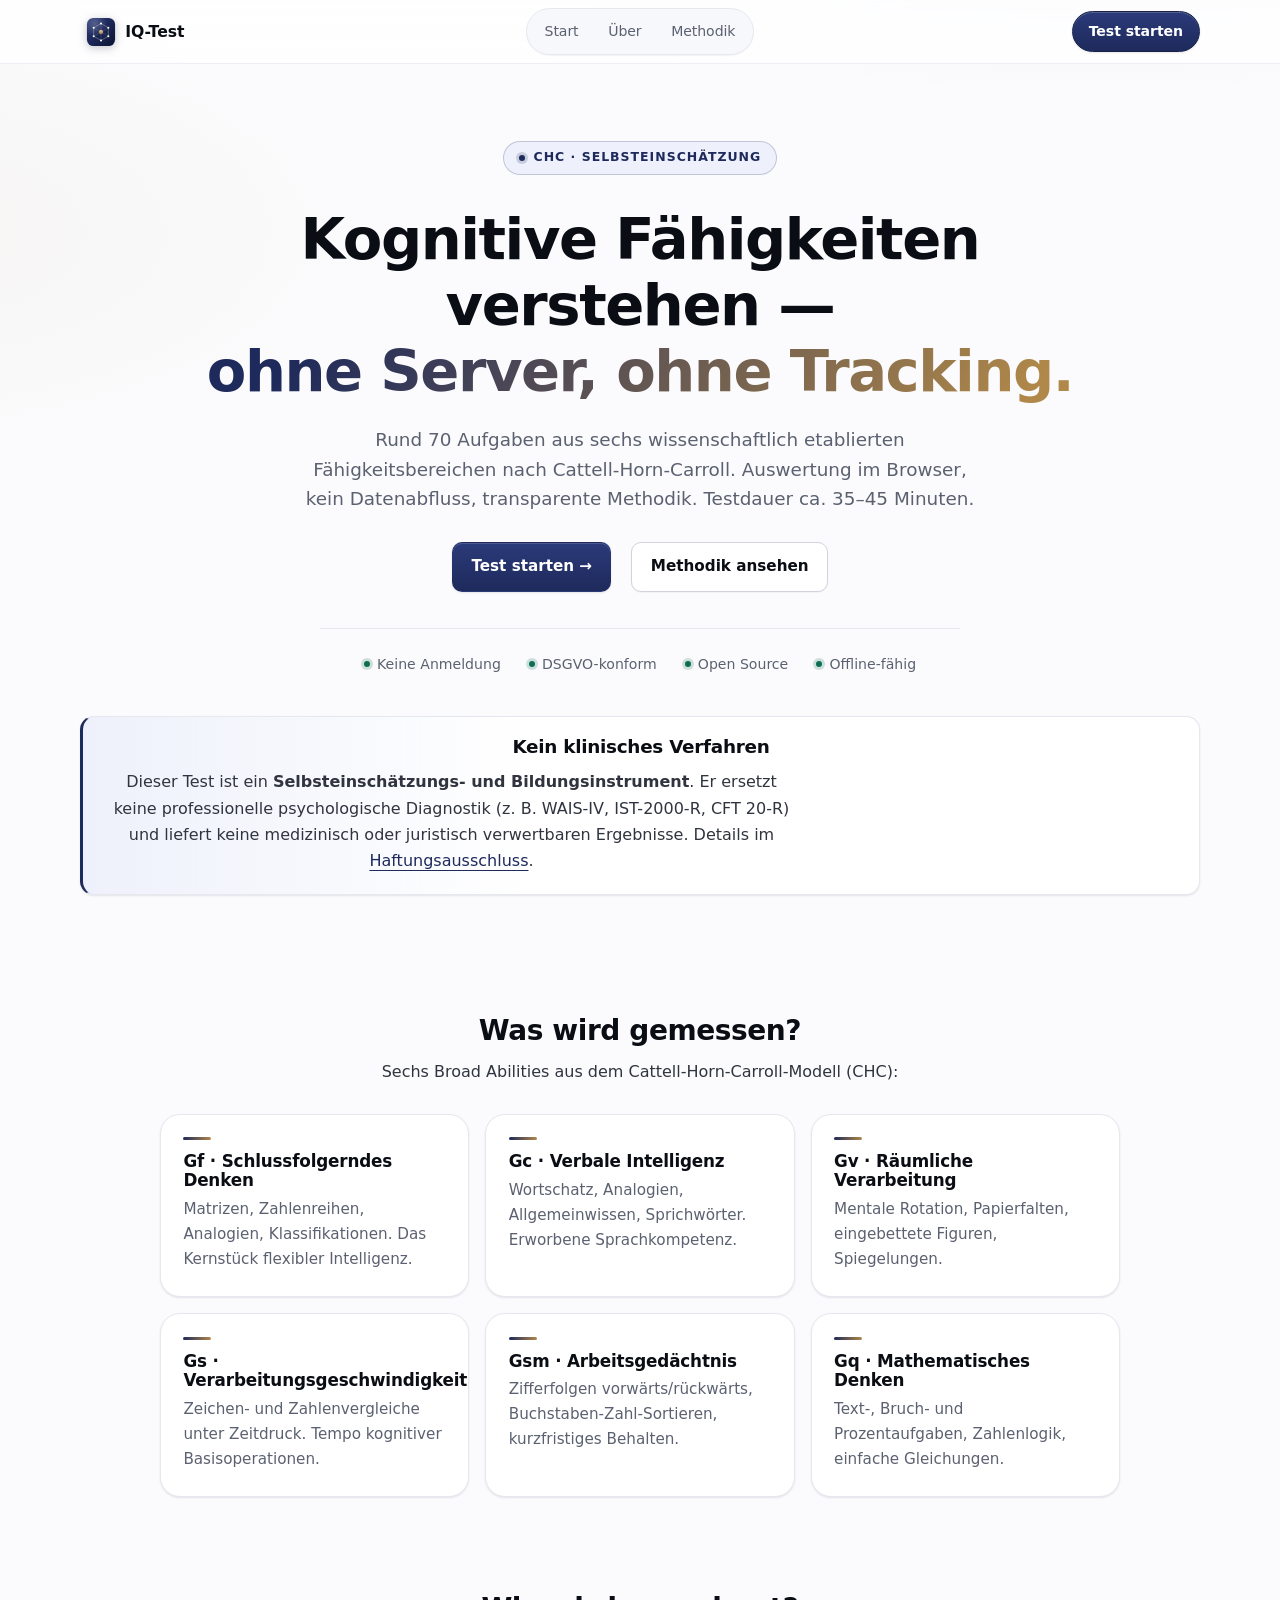
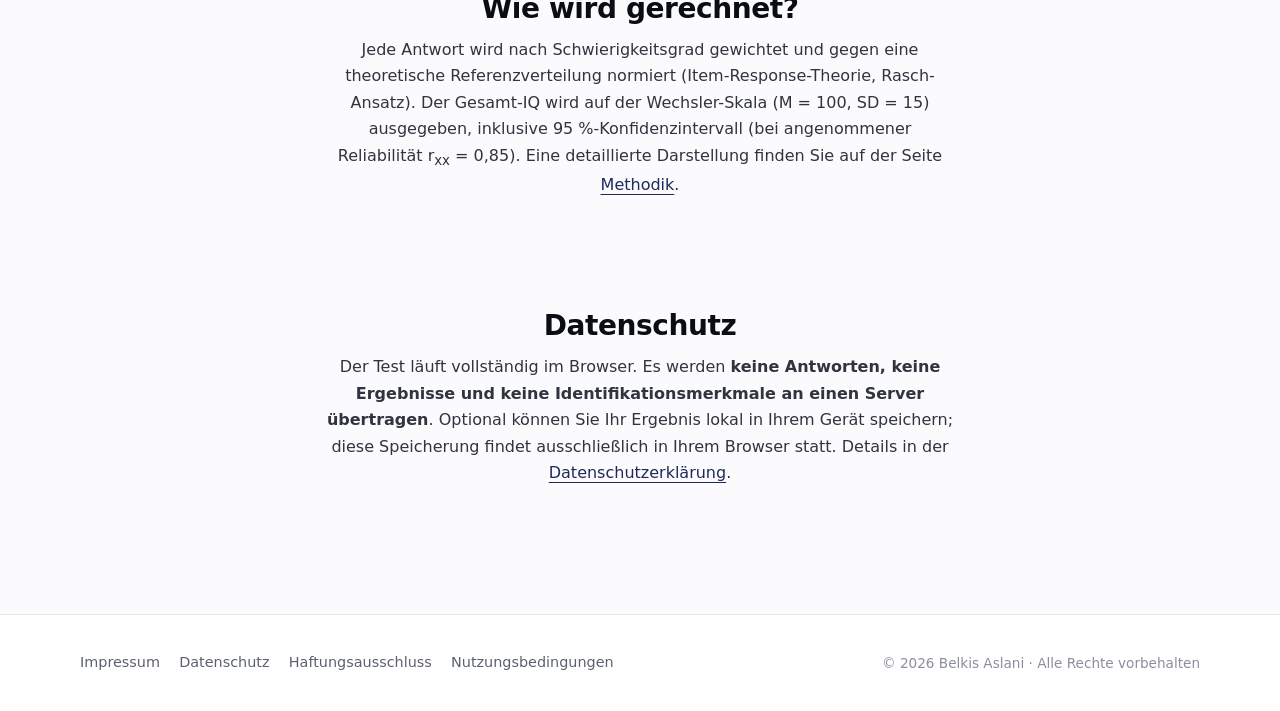
<file: index.html>
<!doctype html>
<html lang="de">
<head>
  <meta charset="utf-8">
  <meta name="viewport" content="width=device-width,initial-scale=1">
  <meta name="robots" content="index,follow">
  <meta name="description" content="Freier, wissenschaftlich fundierter Selbsteinschätzungs-IQ-Test auf Basis der Cattell-Horn-Carroll-Theorie. Keine Anmeldung, keine Datenspeicherung auf Servern.">
  <meta property="og:title" content="IQ-Test · CHC – Selbsteinschätzung kognitiver Fähigkeiten">
  <meta property="og:description" content="Psychometrisch fundierter Online-Test, clientseitig, datenschutzfreundlich.">
  <meta property="og:type" content="website">
  <title>IQ-Test · CHC – Selbsteinschätzung kognitiver Fähigkeiten</title>
  <link rel="stylesheet" href="assets/css/reset.css">
  <link rel="stylesheet" href="assets/css/main.css">
  <link rel="manifest" href="manifest.json">
  <link rel="icon" href="assets/img/favicon.svg" type="image/svg+xml">
  <script type="application/ld+json">
  {
    "@context": "https://schema.org",
    "@type": "WebApplication",
    "name": "IQ-Test · CHC",
    "description": "Selbsteinschätzungs-IQ-Test auf Basis der Cattell-Horn-Carroll-Theorie.",
    "applicationCategory": "EducationalApplication",
    "operatingSystem": "Any (web)",
    "inLanguage": "de-DE",
    "isAccessibleForFree": true,
    "author": { "@type": "Person", "name": "Belkis Aslani" }
  }
  </script>
</head>
<body>
  <a class="skiplink" href="#main">Zum Inhalt springen</a>
  <header class="site-header">
    <div class="container header-grid">
      <a class="brand" href="index.html" aria-label="Zur Startseite">
        <span class="brand-mark" aria-hidden="true"></span>
        <span class="brand-name">IQ-Test</span>
      </a>
      <nav class="site-nav" aria-label="Hauptnavigation">
        <a href="index.html">Start</a>
        <a href="ueber.html">Über</a>
        <a href="methodik.html">Methodik</a>
      </nav>
      <a href="test.html" class="btn-nav">Test starten</a>
    </div>
  </header>

  <main id="main">
    <section class="container hero">
      <span class="eyebrow">CHC · Selbsteinschätzung</span>
      <h1>
        Kognitive Fähigkeiten verstehen —<br>
        <span class="gradient">ohne Server, ohne Tracking.</span>
      </h1>
      <p class="lead">Rund 70 Aufgaben aus sechs wissenschaftlich etablierten Fähigkeitsbereichen nach
         Cattell-Horn-Carroll. Auswertung im Browser, kein Datenabfluss, transparente Methodik.
         Testdauer ca. 35–45 Minuten.</p>
      <div class="hero-actions">
        <a href="test.html" class="btn btn-primary">Test starten →</a>
        <a href="methodik.html" class="btn">Methodik ansehen</a>
      </div>
      <div class="hero-meta">
        <span>Keine Anmeldung</span>
        <span>DSGVO-konform</span>
        <span>Open Source</span>
        <span>Offline-fähig</span>
      </div>

      <div class="notice notice-strong" role="note" style="margin-top:2.5rem">
        <h2>Kein klinisches Verfahren</h2>
        <p>Dieser Test ist ein <strong>Selbsteinschätzungs- und Bildungsinstrument</strong>. Er ersetzt
           keine professionelle psychologische Diagnostik (z. B. WAIS-IV, IST-2000-R, CFT 20-R) und
           liefert keine medizinisch oder juristisch verwertbaren Ergebnisse. Details im
           <a href="haftung.html">Haftungsausschluss</a>.</p>
      </div>
    </section>

    <section class="container">
      <h2>Was wird gemessen?</h2>
      <p>Sechs Broad Abilities aus dem Cattell-Horn-Carroll-Modell (CHC):</p>
      <div class="grid-3" role="list">
        <div class="card" role="listitem">
          <h3>Gf · Schlussfolgerndes Denken</h3>
          <p>Matrizen, Zahlenreihen, Analogien, Klassifikationen. Das Kernstück flexibler Intelligenz.</p>
        </div>
        <div class="card" role="listitem">
          <h3>Gc · Verbale Intelligenz</h3>
          <p>Wortschatz, Analogien, Allgemeinwissen, Sprichwörter. Erworbene Sprachkompetenz.</p>
        </div>
        <div class="card" role="listitem">
          <h3>Gv · Räumliche Verarbeitung</h3>
          <p>Mentale Rotation, Papierfalten, eingebettete Figuren, Spiegelungen.</p>
        </div>
        <div class="card" role="listitem">
          <h3>Gs · Verarbeitungsgeschwindigkeit</h3>
          <p>Zeichen- und Zahlenvergleiche unter Zeitdruck. Tempo kognitiver Basisoperationen.</p>
        </div>
        <div class="card" role="listitem">
          <h3>Gsm · Arbeitsgedächtnis</h3>
          <p>Zifferfolgen vorwärts/rückwärts, Buchstaben-Zahl-Sortieren, kurzfristiges Behalten.</p>
        </div>
        <div class="card" role="listitem">
          <h3>Gq · Mathematisches Denken</h3>
          <p>Text-, Bruch- und Prozentaufgaben, Zahlenlogik, einfache Gleichungen.</p>
        </div>
      </div>
    </section>

    <section class="container">
      <h2>Wie wird gerechnet?</h2>
      <p>Jede Antwort wird nach Schwierigkeitsgrad gewichtet und gegen eine theoretische
         Referenzverteilung normiert (Item-Response-Theorie, Rasch-Ansatz). Der Gesamt-IQ wird
         auf der Wechsler-Skala (M = 100, SD = 15) ausgegeben, inklusive 95 %-Konfidenzintervall
         (bei angenommener Reliabilität r<sub>xx</sub> = 0,85). Eine detaillierte Darstellung
         finden Sie auf der Seite <a href="methodik.html">Methodik</a>.</p>
    </section>

    <section class="container">
      <h2>Datenschutz</h2>
      <p>Der Test läuft vollständig im Browser. Es werden <strong>keine Antworten, keine Ergebnisse
         und keine Identifikationsmerkmale an einen Server übertragen</strong>. Optional können Sie
         Ihr Ergebnis lokal in Ihrem Gerät speichern; diese Speicherung findet ausschließlich in
         Ihrem Browser statt. Details in der <a href="datenschutz.html">Datenschutzerklärung</a>.</p>
    </section>
  </main>

  <footer class="site-footer">
    <div class="container">
      <nav aria-label="Rechtliche Hinweise">
        <a href="impressum.html">Impressum</a>
        <a href="datenschutz.html">Datenschutz</a>
        <a href="haftung.html">Haftungsausschluss</a>
        <a href="nutzungsbedingungen.html">Nutzungsbedingungen</a>
      </nav>
      <p class="copyright">© <span id="year"></span> Belkis Aslani · Alle Rechte vorbehalten</p>
    </div>
  </footer>
  <script type="module" src="assets/js/app.js"></script>
</body>
</html>
</file>
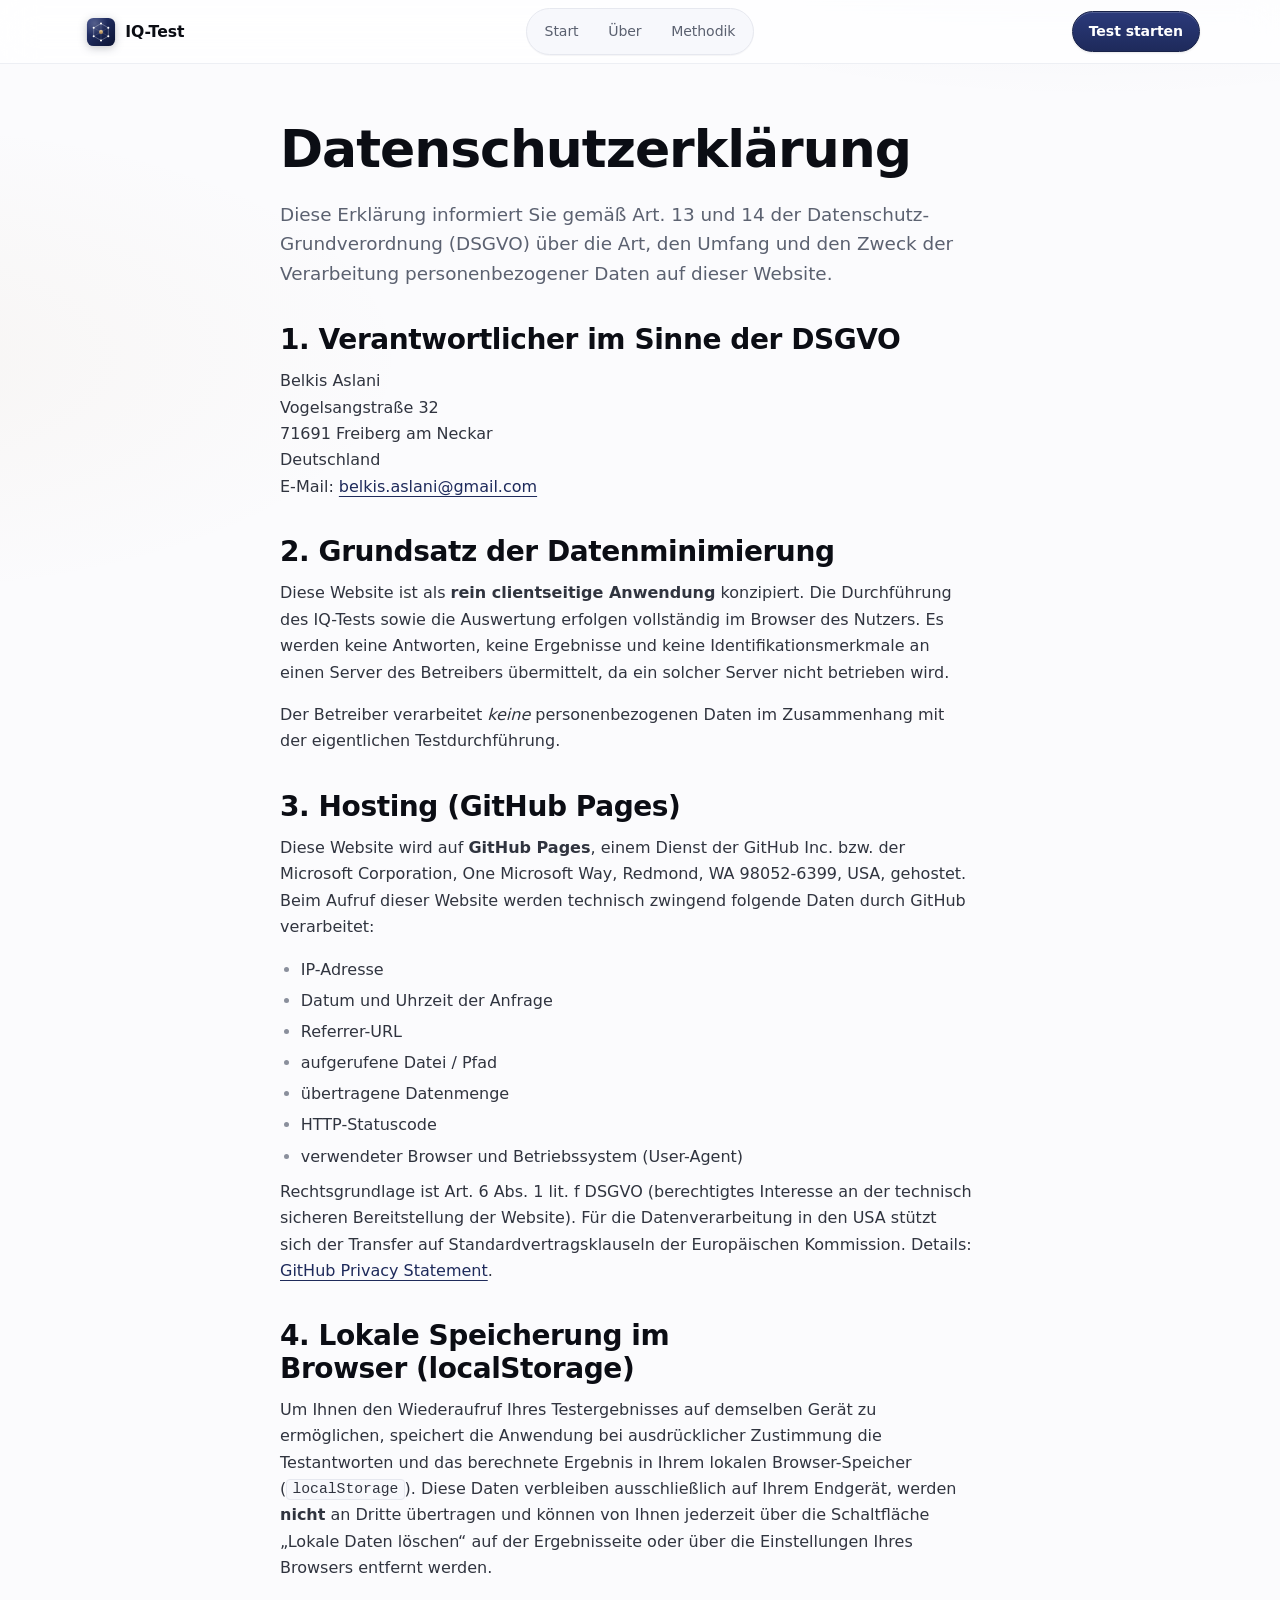
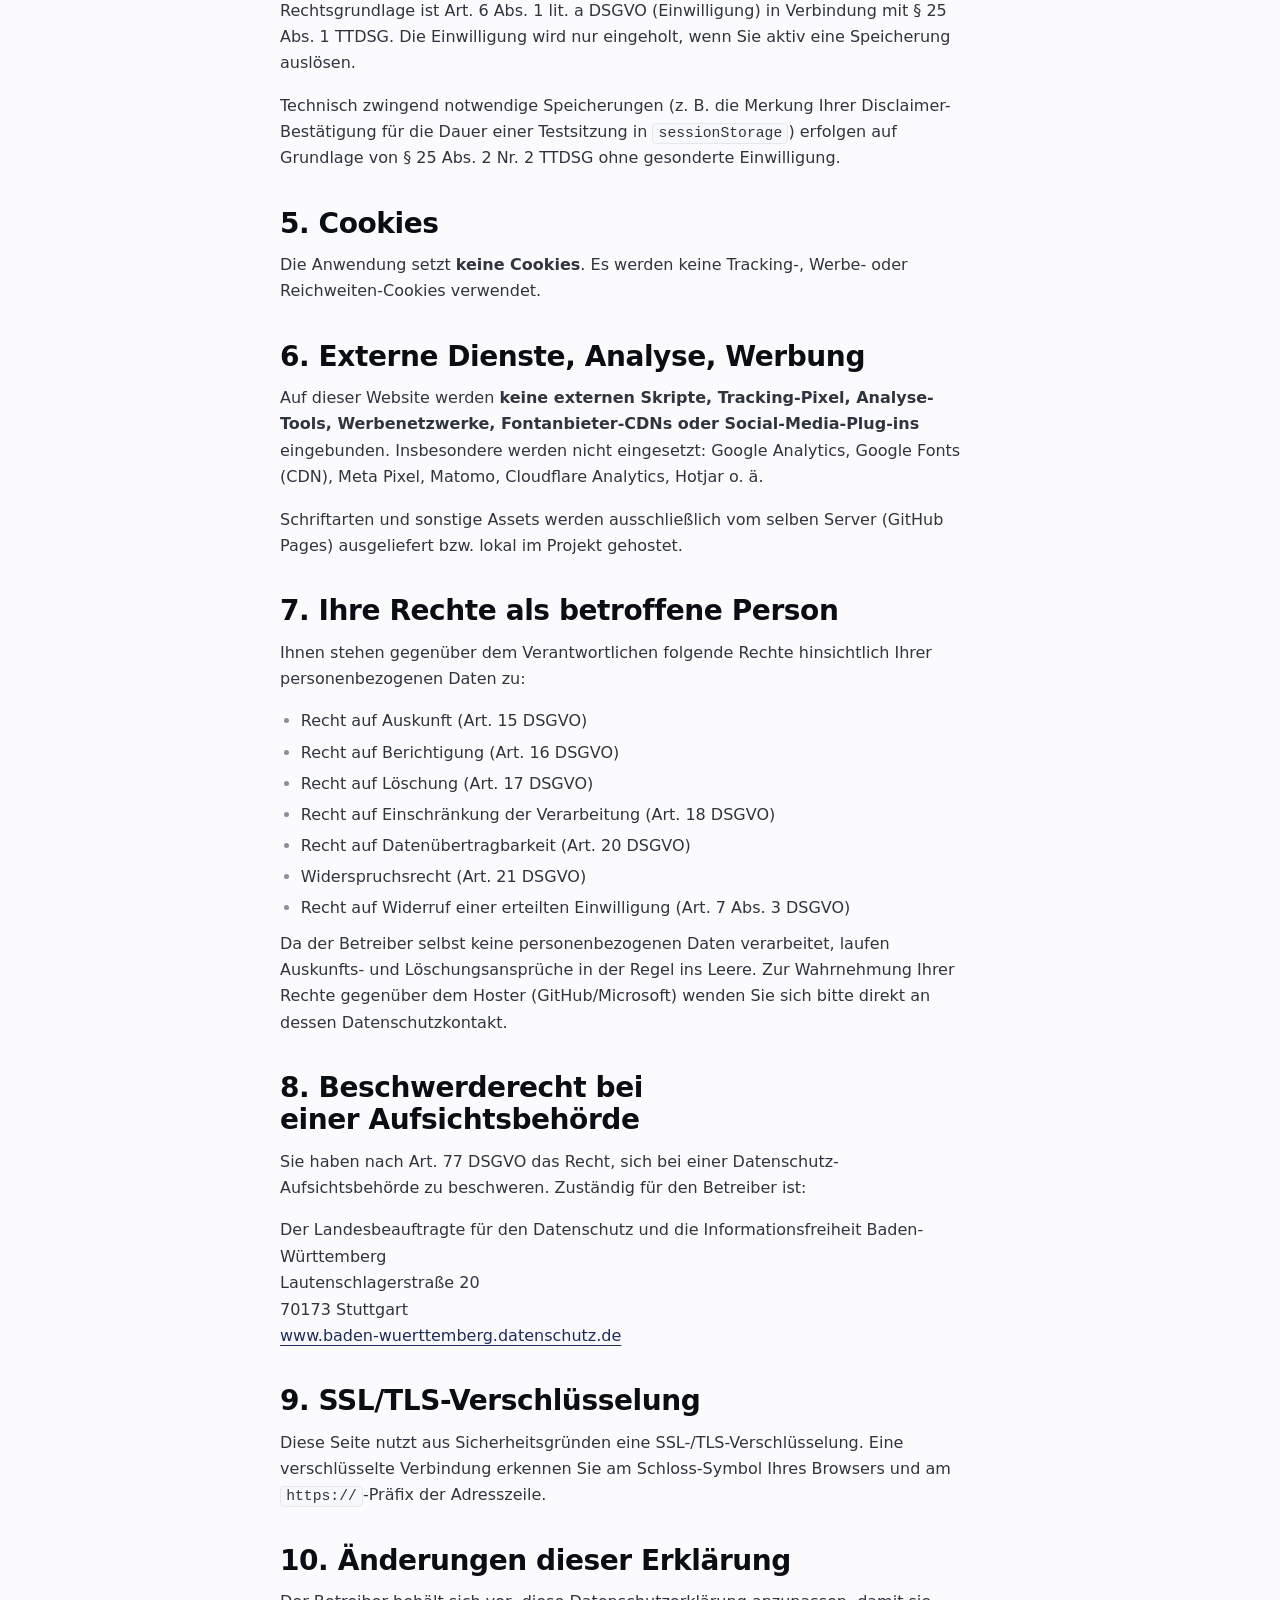
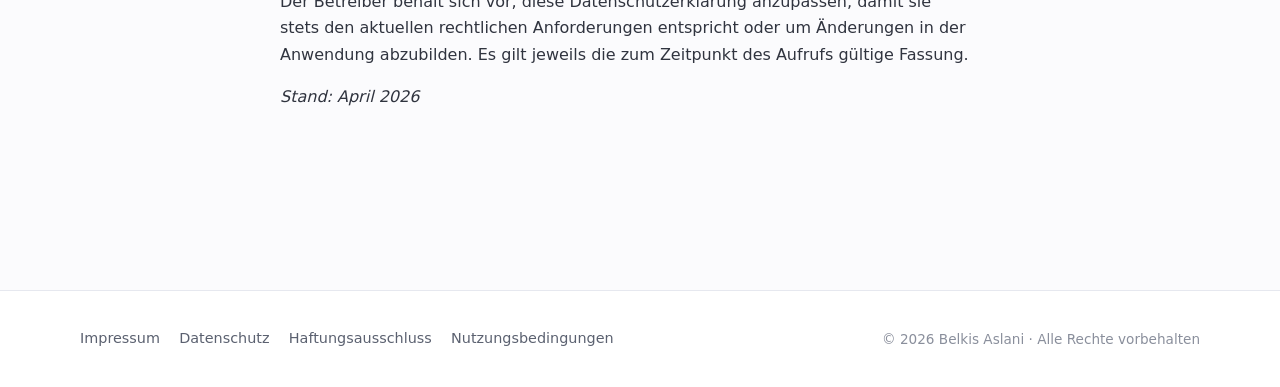
<file: datenschutz.html>
<!doctype html>
<html lang="de">
<head>
  <meta charset="utf-8">
  <meta name="viewport" content="width=device-width,initial-scale=1">
  <meta name="robots" content="index,follow">
  <meta name="description" content="Datenschutzerklärung nach DSGVO für den IQ-Test (CHC-basiert).">
  <title>Datenschutz – IQ-Test (CHC-basiert)</title>
  <link rel="stylesheet" href="assets/css/reset.css">
  <link rel="stylesheet" href="assets/css/main.css">
  <link rel="stylesheet" href="assets/css/print.css" media="print">
  <link rel="manifest" href="manifest.json">
  <link rel="icon" href="assets/img/favicon.svg" type="image/svg+xml">
</head>
<body>
  <a class="skiplink" href="#main">Zum Inhalt springen</a>
  <header class="site-header">
    <div class="container header-grid">
      <a class="brand" href="index.html" aria-label="Zur Startseite">
        <span class="brand-mark" aria-hidden="true"></span>
        <span class="brand-name">IQ-Test</span>
      </a>
      <nav class="site-nav" aria-label="Hauptnavigation">
        <a href="index.html">Start</a>
        <a href="ueber.html">Über</a>
        <a href="methodik.html">Methodik</a>
      </nav>
      <a href="test.html" class="btn-nav">Test starten</a>
    </div>
  </header>

  <main id="main" class="container content">
    <h1>Datenschutzerklärung</h1>
    <p class="lead">Diese Erklärung informiert Sie gemäß Art. 13 und 14 der Datenschutz-Grundverordnung
       (DSGVO) über die Art, den Umfang und den Zweck der Verarbeitung personenbezogener Daten auf
       dieser Website.</p>

    <section aria-labelledby="verantwortlicher">
      <h2 id="verantwortlicher">1. Verantwortlicher im Sinne der DSGVO</h2>
      <address>
        Belkis Aslani<br>
        Vogelsangstraße 32<br>
        71691 Freiberg am Neckar<br>
        Deutschland<br>
        E-Mail: <a href="mailto:belkis.aslani@gmail.com">belkis.aslani@gmail.com</a>
      </address>
    </section>

    <section aria-labelledby="grundsatz">
      <h2 id="grundsatz">2. Grundsatz der Datenminimierung</h2>
      <p>Diese Website ist als <strong>rein clientseitige Anwendung</strong> konzipiert. Die Durchführung
         des IQ-Tests sowie die Auswertung erfolgen vollständig im Browser des Nutzers. Es werden keine
         Antworten, keine Ergebnisse und keine Identifikationsmerkmale an einen Server des Betreibers
         übermittelt, da ein solcher Server nicht betrieben wird.</p>
      <p>Der Betreiber verarbeitet <em>keine</em> personenbezogenen Daten im Zusammenhang mit der
         eigentlichen Testdurchführung.</p>
    </section>

    <section aria-labelledby="hosting">
      <h2 id="hosting">3. Hosting (GitHub Pages)</h2>
      <p>Diese Website wird auf <strong>GitHub Pages</strong>, einem Dienst der GitHub Inc. bzw. der
         Microsoft Corporation, One Microsoft Way, Redmond, WA 98052-6399, USA, gehostet. Beim Aufruf
         dieser Website werden technisch zwingend folgende Daten durch GitHub verarbeitet:</p>
      <ul>
        <li>IP-Adresse</li>
        <li>Datum und Uhrzeit der Anfrage</li>
        <li>Referrer-URL</li>
        <li>aufgerufene Datei / Pfad</li>
        <li>übertragene Datenmenge</li>
        <li>HTTP-Statuscode</li>
        <li>verwendeter Browser und Betriebssystem (User-Agent)</li>
      </ul>
      <p>Rechtsgrundlage ist Art. 6 Abs. 1 lit. f DSGVO (berechtigtes Interesse an der technisch sicheren
         Bereitstellung der Website). Für die Datenverarbeitung in den USA stützt sich der Transfer auf
         Standardvertragsklauseln der Europäischen Kommission. Details:
         <a href="https://docs.github.com/site-policy/privacy-policies/github-general-privacy-statement"
            rel="noopener" target="_blank">GitHub Privacy Statement</a>.</p>
    </section>

    <section aria-labelledby="localstorage">
      <h2 id="localstorage">4. Lokale Speicherung im Browser (localStorage)</h2>
      <p>Um Ihnen den Wiederaufruf Ihres Testergebnisses auf demselben Gerät zu ermöglichen, speichert
         die Anwendung bei ausdrücklicher Zustimmung die Testantworten und das berechnete Ergebnis in
         Ihrem lokalen Browser-Speicher (<code>localStorage</code>). Diese Daten verbleiben
         ausschließlich auf Ihrem Endgerät, werden <strong>nicht</strong> an Dritte übertragen und
         können von Ihnen jederzeit über die Schaltfläche „Lokale Daten löschen“ auf der Ergebnisseite
         oder über die Einstellungen Ihres Browsers entfernt werden.</p>
      <p>Rechtsgrundlage ist Art. 6 Abs. 1 lit. a DSGVO (Einwilligung) in Verbindung mit § 25 Abs. 1 TTDSG.
         Die Einwilligung wird nur eingeholt, wenn Sie aktiv eine Speicherung auslösen.</p>
      <p>Technisch zwingend notwendige Speicherungen (z. B. die Merkung Ihrer Disclaimer-Bestätigung
         für die Dauer einer Testsitzung in <code>sessionStorage</code>) erfolgen auf Grundlage von
         § 25 Abs. 2 Nr. 2 TTDSG ohne gesonderte Einwilligung.</p>
    </section>

    <section aria-labelledby="cookies">
      <h2 id="cookies">5. Cookies</h2>
      <p>Die Anwendung setzt <strong>keine Cookies</strong>. Es werden keine Tracking-, Werbe- oder
         Reichweiten-Cookies verwendet.</p>
    </section>

    <section aria-labelledby="extern">
      <h2 id="extern">6. Externe Dienste, Analyse, Werbung</h2>
      <p>Auf dieser Website werden <strong>keine externen Skripte, Tracking-Pixel, Analyse-Tools,
         Werbenetzwerke, Fontanbieter-CDNs oder Social-Media-Plug-ins</strong> eingebunden.
         Insbesondere werden nicht eingesetzt: Google Analytics, Google Fonts (CDN), Meta Pixel,
         Matomo, Cloudflare Analytics, Hotjar o. ä.</p>
      <p>Schriftarten und sonstige Assets werden ausschließlich vom selben Server (GitHub Pages) ausgeliefert
         bzw. lokal im Projekt gehostet.</p>
    </section>

    <section aria-labelledby="rechte">
      <h2 id="rechte">7. Ihre Rechte als betroffene Person</h2>
      <p>Ihnen stehen gegenüber dem Verantwortlichen folgende Rechte hinsichtlich Ihrer personenbezogenen
         Daten zu:</p>
      <ul>
        <li>Recht auf Auskunft (Art. 15 DSGVO)</li>
        <li>Recht auf Berichtigung (Art. 16 DSGVO)</li>
        <li>Recht auf Löschung (Art. 17 DSGVO)</li>
        <li>Recht auf Einschränkung der Verarbeitung (Art. 18 DSGVO)</li>
        <li>Recht auf Datenübertragbarkeit (Art. 20 DSGVO)</li>
        <li>Widerspruchsrecht (Art. 21 DSGVO)</li>
        <li>Recht auf Widerruf einer erteilten Einwilligung (Art. 7 Abs. 3 DSGVO)</li>
      </ul>
      <p>Da der Betreiber selbst keine personenbezogenen Daten verarbeitet, laufen Auskunfts- und
         Löschungsansprüche in der Regel ins Leere. Zur Wahrnehmung Ihrer Rechte gegenüber dem Hoster
         (GitHub/Microsoft) wenden Sie sich bitte direkt an dessen Datenschutzkontakt.</p>
    </section>

    <section aria-labelledby="beschwerde">
      <h2 id="beschwerde">8. Beschwerderecht bei einer Aufsichtsbehörde</h2>
      <p>Sie haben nach Art. 77 DSGVO das Recht, sich bei einer Datenschutz-Aufsichtsbehörde zu beschweren.
         Zuständig für den Betreiber ist:</p>
      <address>
        Der Landesbeauftragte für den Datenschutz und die Informationsfreiheit Baden-Württemberg<br>
        Lautenschlagerstraße 20<br>
        70173 Stuttgart<br>
        <a href="https://www.baden-wuerttemberg.datenschutz.de/" rel="noopener">www.baden-wuerttemberg.datenschutz.de</a>
      </address>
    </section>

    <section aria-labelledby="ssl">
      <h2 id="ssl">9. SSL/TLS-Verschlüsselung</h2>
      <p>Diese Seite nutzt aus Sicherheitsgründen eine SSL-/TLS-Verschlüsselung. Eine verschlüsselte
         Verbindung erkennen Sie am Schloss-Symbol Ihres Browsers und am <code>https://</code>-Präfix
         der Adresszeile.</p>
    </section>

    <section aria-labelledby="aenderungen">
      <h2 id="aenderungen">10. Änderungen dieser Erklärung</h2>
      <p>Der Betreiber behält sich vor, diese Datenschutzerklärung anzupassen, damit sie stets den
         aktuellen rechtlichen Anforderungen entspricht oder um Änderungen in der Anwendung abzubilden.
         Es gilt jeweils die zum Zeitpunkt des Aufrufs gültige Fassung.</p>
      <p><em>Stand: April 2026</em></p>
    </section>
  </main>

  <footer class="site-footer">
    <div class="container">
      <nav aria-label="Rechtliche Hinweise">
        <a href="impressum.html">Impressum</a>
        <a href="datenschutz.html">Datenschutz</a>
        <a href="haftung.html">Haftungsausschluss</a>
        <a href="nutzungsbedingungen.html">Nutzungsbedingungen</a>
      </nav>
      <p class="copyright">© <span id="year"></span> Belkis Aslani · Alle Rechte vorbehalten</p>
    </div>
  </footer>
  <script type="module" src="assets/js/app.js"></script>
</body>
</html>
</file>
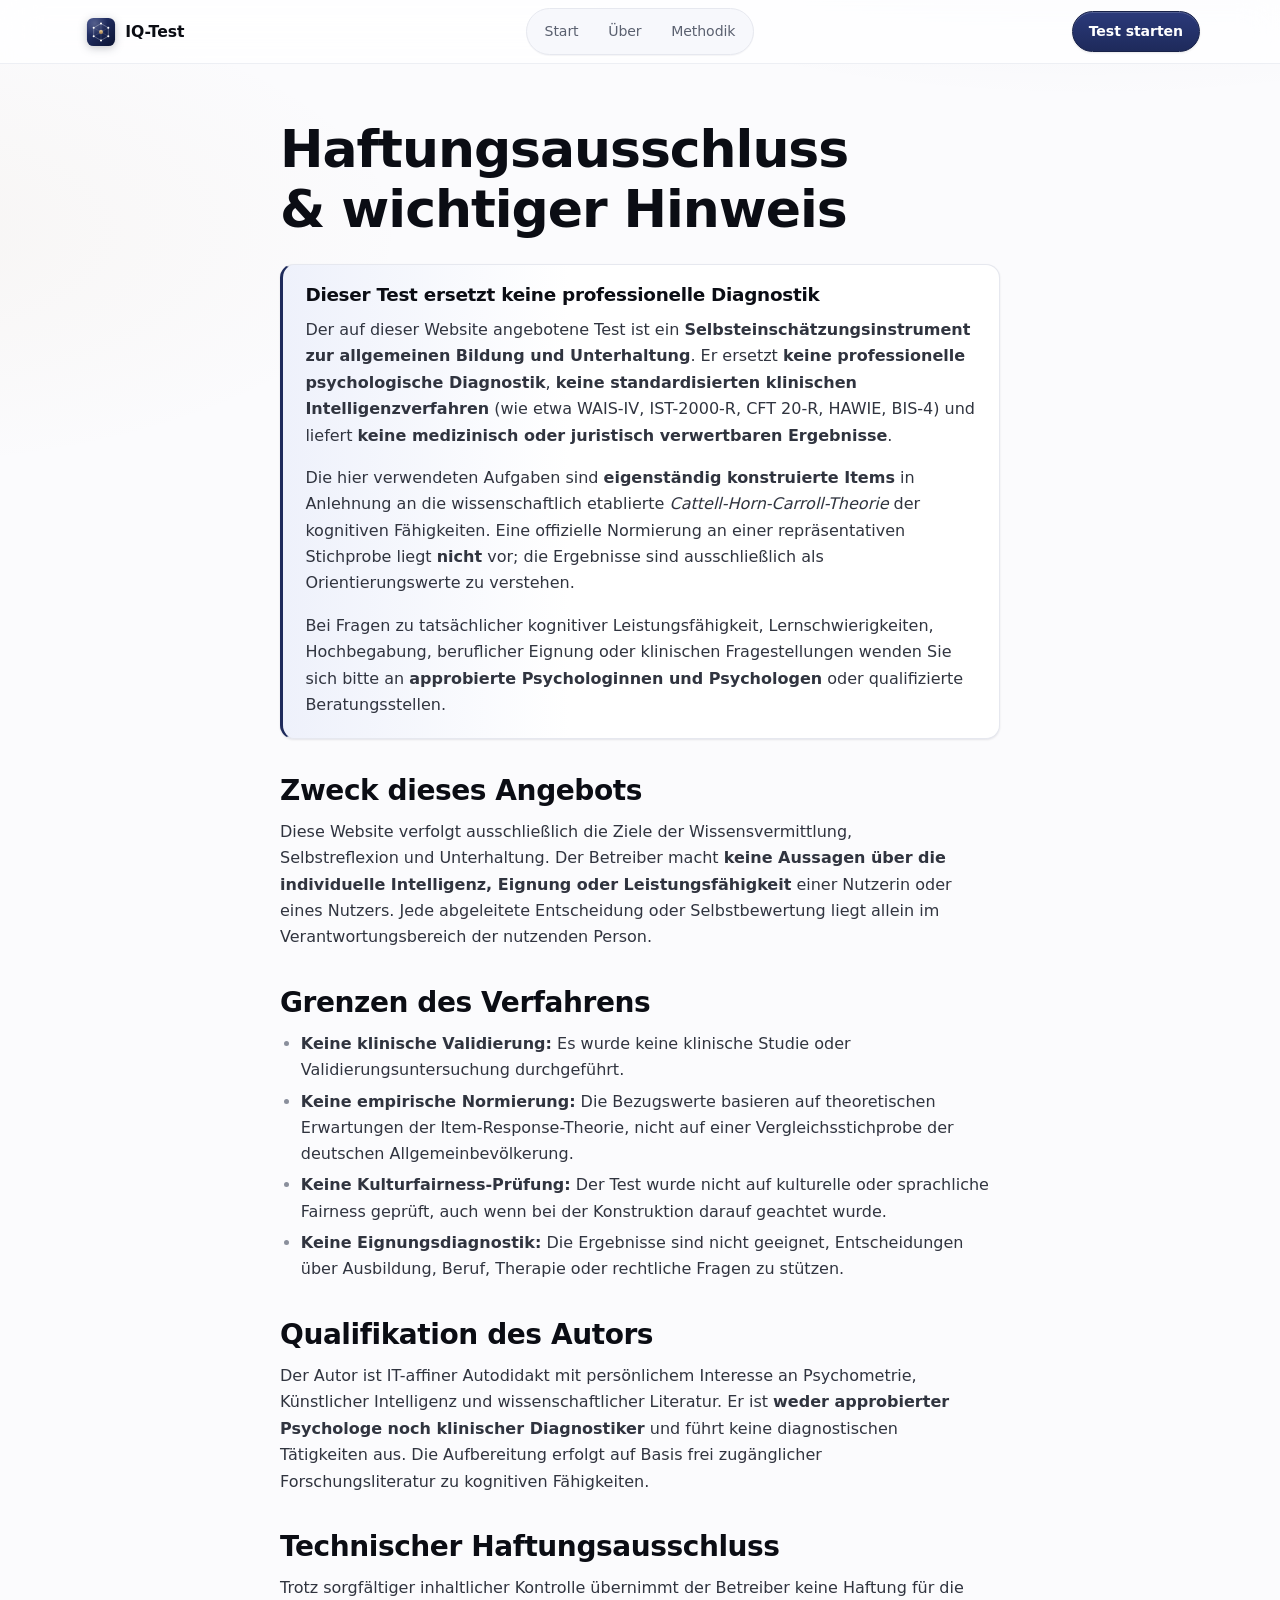
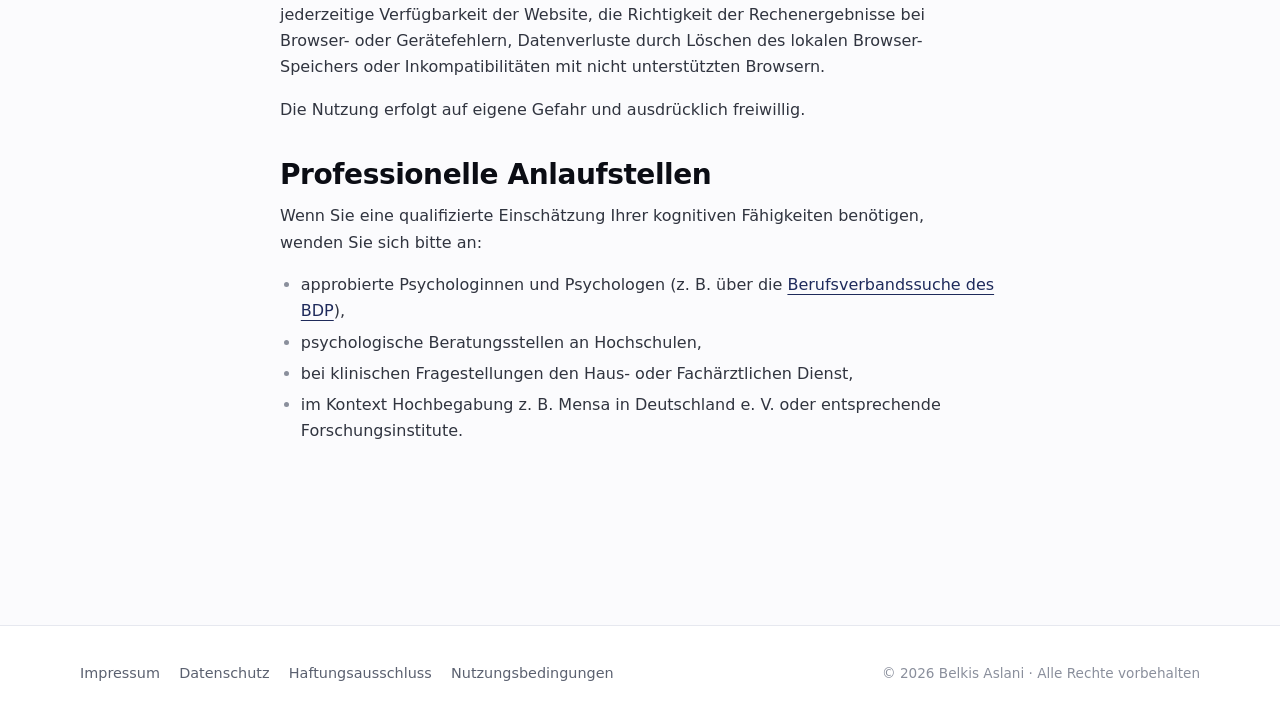
<file: haftung.html>
<!doctype html>
<html lang="de">
<head>
  <meta charset="utf-8">
  <meta name="viewport" content="width=device-width,initial-scale=1">
  <meta name="robots" content="index,follow">
  <meta name="description" content="Haftungsausschluss und Disclaimer zum IQ-Test (CHC-basiert).">
  <title>Haftungsausschluss – IQ-Test (CHC-basiert)</title>
  <link rel="stylesheet" href="assets/css/reset.css">
  <link rel="stylesheet" href="assets/css/main.css">
  <link rel="stylesheet" href="assets/css/print.css" media="print">
  <link rel="manifest" href="manifest.json">
  <link rel="icon" href="assets/img/favicon.svg" type="image/svg+xml">
</head>
<body>
  <a class="skiplink" href="#main">Zum Inhalt springen</a>
  <header class="site-header">
    <div class="container header-grid">
      <a class="brand" href="index.html" aria-label="Zur Startseite">
        <span class="brand-mark" aria-hidden="true"></span>
        <span class="brand-name">IQ-Test</span>
      </a>
      <nav class="site-nav" aria-label="Hauptnavigation">
        <a href="index.html">Start</a>
        <a href="ueber.html">Über</a>
        <a href="methodik.html">Methodik</a>
      </nav>
      <a href="test.html" class="btn-nav">Test starten</a>
    </div>
  </header>

  <main id="main" class="container content">
    <h1>Haftungsausschluss &amp; wichtiger Hinweis</h1>

    <div class="notice notice-strong" role="note" aria-label="Wichtiger Hinweis">
      <h2>Dieser Test ersetzt keine professionelle Diagnostik</h2>
      <p>Der auf dieser Website angebotene Test ist ein <strong>Selbsteinschätzungsinstrument zur
         allgemeinen Bildung und Unterhaltung</strong>. Er ersetzt <strong>keine professionelle
         psychologische Diagnostik</strong>, <strong>keine standardisierten klinischen
         Intelligenzverfahren</strong> (wie etwa WAIS-IV, IST-2000-R, CFT 20-R, HAWIE, BIS-4) und
         liefert <strong>keine medizinisch oder juristisch verwertbaren Ergebnisse</strong>.</p>
      <p>Die hier verwendeten Aufgaben sind <strong>eigenständig konstruierte Items</strong> in Anlehnung
         an die wissenschaftlich etablierte <em>Cattell-Horn-Carroll-Theorie</em> der kognitiven Fähigkeiten.
         Eine offizielle Normierung an einer repräsentativen Stichprobe liegt <strong>nicht</strong> vor;
         die Ergebnisse sind ausschließlich als Orientierungswerte zu verstehen.</p>
      <p>Bei Fragen zu tatsächlicher kognitiver Leistungsfähigkeit, Lernschwierigkeiten, Hochbegabung,
         beruflicher Eignung oder klinischen Fragestellungen wenden Sie sich bitte an <strong>approbierte
         Psychologinnen und Psychologen</strong> oder qualifizierte Beratungsstellen.</p>
    </div>

    <section aria-labelledby="zweck">
      <h2 id="zweck">Zweck dieses Angebots</h2>
      <p>Diese Website verfolgt ausschließlich die Ziele der Wissensvermittlung, Selbstreflexion und
         Unterhaltung. Der Betreiber macht <strong>keine Aussagen über die individuelle Intelligenz,
         Eignung oder Leistungsfähigkeit</strong> einer Nutzerin oder eines Nutzers. Jede abgeleitete
         Entscheidung oder Selbstbewertung liegt allein im Verantwortungsbereich der nutzenden Person.</p>
    </section>

    <section aria-labelledby="grenzen">
      <h2 id="grenzen">Grenzen des Verfahrens</h2>
      <ul>
        <li><strong>Keine klinische Validierung:</strong> Es wurde keine klinische Studie oder
            Validierungsuntersuchung durchgeführt.</li>
        <li><strong>Keine empirische Normierung:</strong> Die Bezugswerte basieren auf theoretischen
            Erwartungen der Item-Response-Theorie, nicht auf einer Vergleichsstichprobe der deutschen
            Allgemeinbevölkerung.</li>
        <li><strong>Keine Kulturfairness-Prüfung:</strong> Der Test wurde nicht auf kulturelle oder
            sprachliche Fairness geprüft, auch wenn bei der Konstruktion darauf geachtet wurde.</li>
        <li><strong>Keine Eignungsdiagnostik:</strong> Die Ergebnisse sind nicht geeignet, Entscheidungen
            über Ausbildung, Beruf, Therapie oder rechtliche Fragen zu stützen.</li>
      </ul>
    </section>

    <section aria-labelledby="autor">
      <h2 id="autor">Qualifikation des Autors</h2>
      <p>Der Autor ist IT-affiner Autodidakt mit persönlichem Interesse an Psychometrie,
         Künstlicher Intelligenz und wissenschaftlicher Literatur. Er ist
         <strong>weder approbierter Psychologe noch klinischer Diagnostiker</strong> und führt
         keine diagnostischen Tätigkeiten aus. Die Aufbereitung erfolgt auf Basis frei zugänglicher
         Forschungsliteratur zu kognitiven Fähigkeiten.</p>
    </section>

    <section aria-labelledby="technik">
      <h2 id="technik">Technischer Haftungsausschluss</h2>
      <p>Trotz sorgfältiger inhaltlicher Kontrolle übernimmt der Betreiber keine Haftung für die
         jederzeitige Verfügbarkeit der Website, die Richtigkeit der Rechenergebnisse bei Browser- oder
         Gerätefehlern, Datenverluste durch Löschen des lokalen Browser-Speichers oder Inkompatibilitäten
         mit nicht unterstützten Browsern.</p>
      <p>Die Nutzung erfolgt auf eigene Gefahr und ausdrücklich freiwillig.</p>
    </section>

    <section aria-labelledby="beratung">
      <h2 id="beratung">Professionelle Anlaufstellen</h2>
      <p>Wenn Sie eine qualifizierte Einschätzung Ihrer kognitiven Fähigkeiten benötigen, wenden Sie
         sich bitte an:</p>
      <ul>
        <li>approbierte Psychologinnen und Psychologen (z. B. über die
            <a href="https://www.bdp-verband.de/" rel="noopener" target="_blank">Berufsverbandssuche des BDP</a>),</li>
        <li>psychologische Beratungsstellen an Hochschulen,</li>
        <li>bei klinischen Fragestellungen den Haus- oder Fachärztlichen Dienst,</li>
        <li>im Kontext Hochbegabung z. B. Mensa in Deutschland e. V. oder entsprechende
            Forschungsinstitute.</li>
      </ul>
    </section>
  </main>

  <footer class="site-footer">
    <div class="container">
      <nav aria-label="Rechtliche Hinweise">
        <a href="impressum.html">Impressum</a>
        <a href="datenschutz.html">Datenschutz</a>
        <a href="haftung.html">Haftungsausschluss</a>
        <a href="nutzungsbedingungen.html">Nutzungsbedingungen</a>
      </nav>
      <p class="copyright">© <span id="year"></span> Belkis Aslani · Alle Rechte vorbehalten</p>
    </div>
  </footer>
  <script type="module" src="assets/js/app.js"></script>
</body>
</html>
</file>
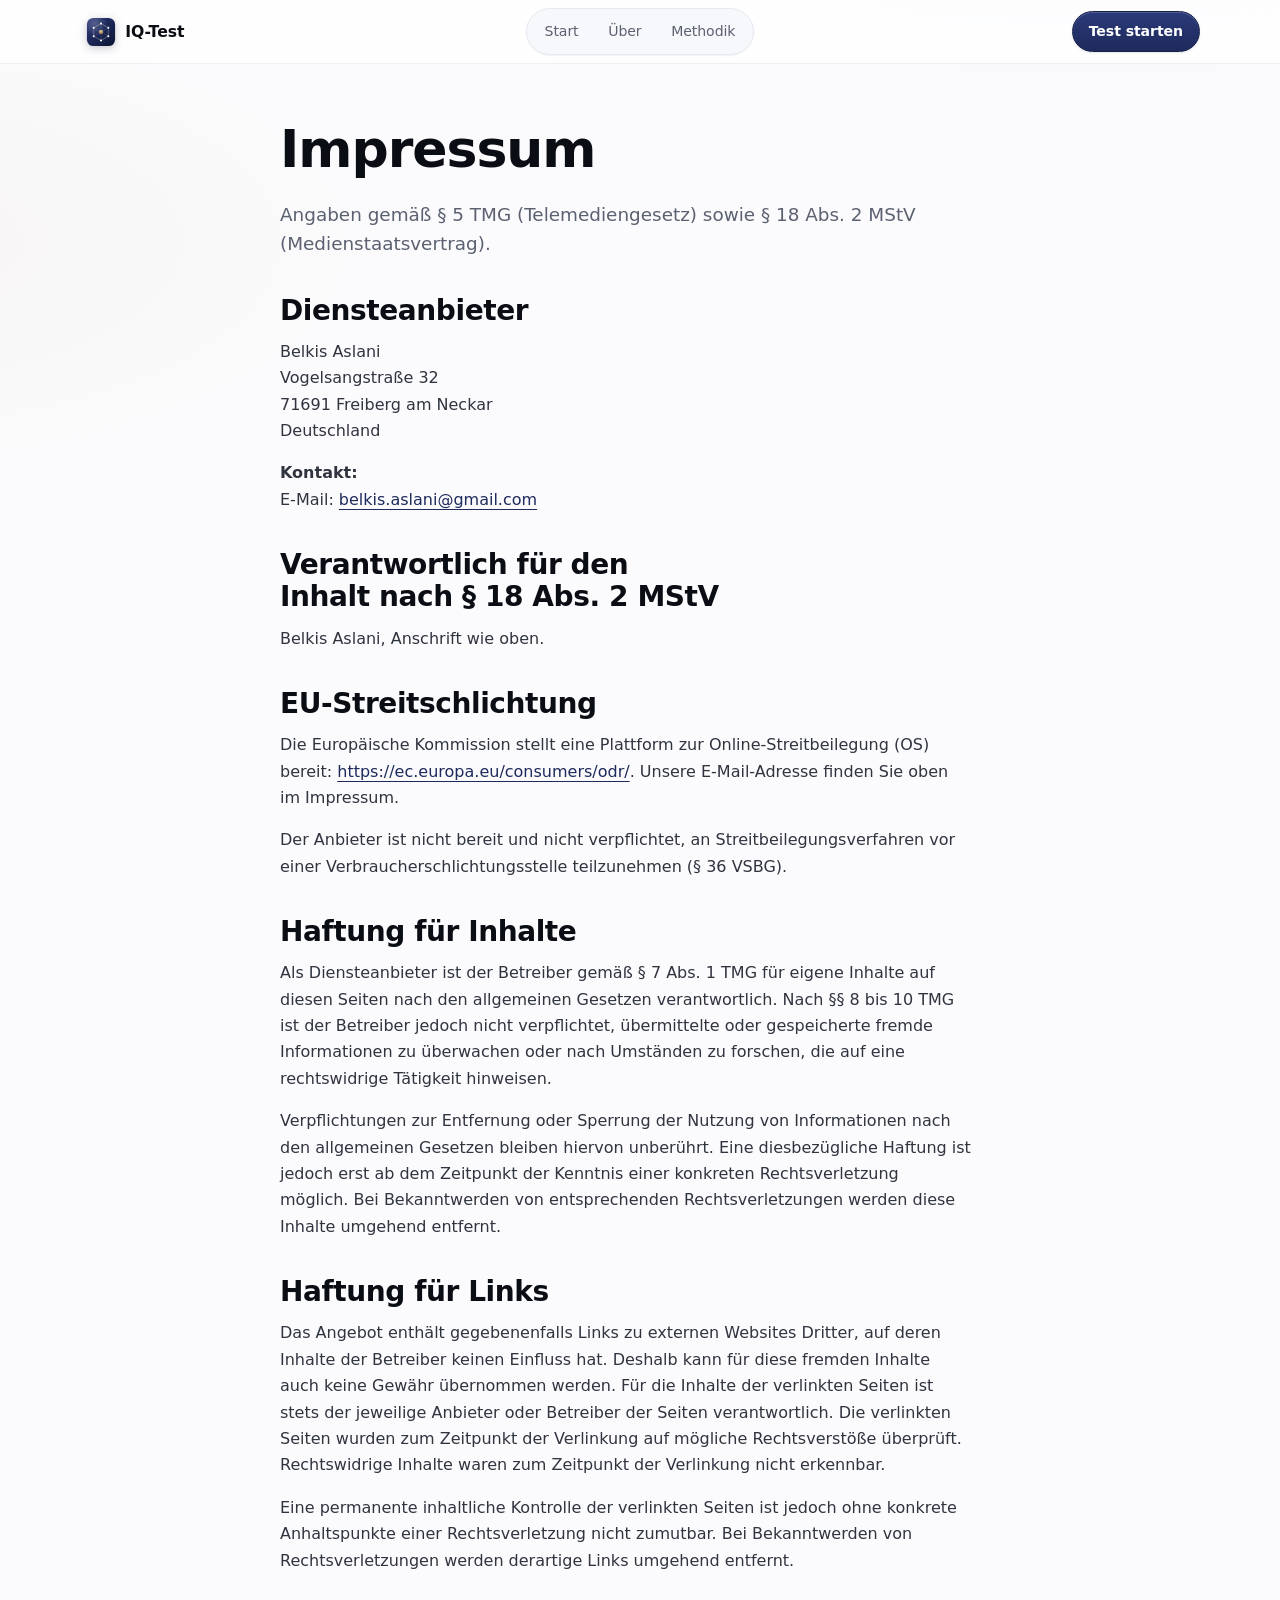
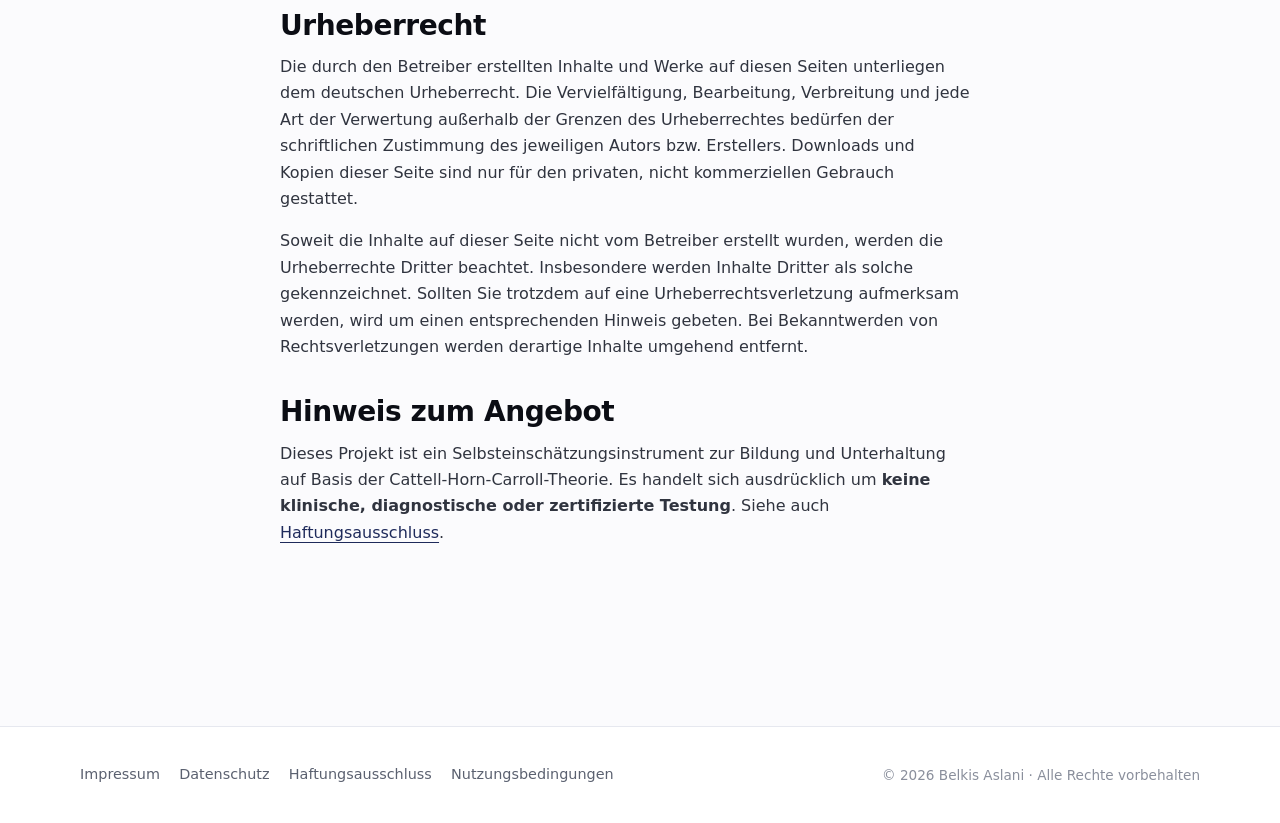
<file: impressum.html>
<!doctype html>
<html lang="de">
<head>
  <meta charset="utf-8">
  <meta name="viewport" content="width=device-width,initial-scale=1">
  <meta name="robots" content="index,follow">
  <meta name="description" content="Impressum nach § 5 TMG – IQ-Test, Selbsteinschätzung auf Basis der CHC-Theorie.">
  <title>Impressum – IQ-Test (CHC-basiert)</title>
  <link rel="stylesheet" href="assets/css/reset.css">
  <link rel="stylesheet" href="assets/css/main.css">
  <link rel="stylesheet" href="assets/css/print.css" media="print">
  <link rel="manifest" href="manifest.json">
  <link rel="icon" href="assets/img/favicon.svg" type="image/svg+xml">
</head>
<body>
  <a class="skiplink" href="#main">Zum Inhalt springen</a>
  <header class="site-header">
    <div class="container header-grid">
      <a class="brand" href="index.html" aria-label="Zur Startseite">
        <span class="brand-mark" aria-hidden="true"></span>
        <span class="brand-name">IQ-Test</span>
      </a>
      <nav class="site-nav" aria-label="Hauptnavigation">
        <a href="index.html">Start</a>
        <a href="ueber.html">Über</a>
        <a href="methodik.html">Methodik</a>
      </nav>
      <a href="test.html" class="btn-nav">Test starten</a>
    </div>
  </header>

  <main id="main" class="container content">
    <h1>Impressum</h1>
    <p class="lead">Angaben gemäß § 5 TMG (Telemediengesetz) sowie § 18 Abs. 2 MStV (Medienstaatsvertrag).</p>

    <section aria-labelledby="anbieter">
      <h2 id="anbieter">Diensteanbieter</h2>
      <address>
        Belkis Aslani<br>
        Vogelsangstraße 32<br>
        71691 Freiberg am Neckar<br>
        Deutschland
      </address>
      <p><strong>Kontakt:</strong><br>
         E-Mail: <a href="mailto:belkis.aslani@gmail.com">belkis.aslani@gmail.com</a></p>
    </section>

    <section aria-labelledby="redaktion">
      <h2 id="redaktion">Verantwortlich für den Inhalt nach § 18 Abs. 2 MStV</h2>
      <p>Belkis Aslani, Anschrift wie oben.</p>
    </section>

    <section aria-labelledby="eu-os">
      <h2 id="eu-os">EU-Streitschlichtung</h2>
      <p>Die Europäische Kommission stellt eine Plattform zur Online-Streitbeilegung (OS) bereit:
         <a href="https://ec.europa.eu/consumers/odr/" rel="noopener">https://ec.europa.eu/consumers/odr/</a>.
         Unsere E-Mail-Adresse finden Sie oben im Impressum.</p>
      <p>Der Anbieter ist nicht bereit und nicht verpflichtet, an Streitbeilegungsverfahren vor einer
         Verbraucherschlichtungsstelle teilzunehmen (§ 36 VSBG).</p>
    </section>

    <section aria-labelledby="haftung-inhalte">
      <h2 id="haftung-inhalte">Haftung für Inhalte</h2>
      <p>Als Diensteanbieter ist der Betreiber gemäß § 7 Abs. 1 TMG für eigene Inhalte auf diesen Seiten
         nach den allgemeinen Gesetzen verantwortlich. Nach §§ 8 bis 10 TMG ist der Betreiber jedoch nicht
         verpflichtet, übermittelte oder gespeicherte fremde Informationen zu überwachen oder nach Umständen
         zu forschen, die auf eine rechtswidrige Tätigkeit hinweisen.</p>
      <p>Verpflichtungen zur Entfernung oder Sperrung der Nutzung von Informationen nach den allgemeinen
         Gesetzen bleiben hiervon unberührt. Eine diesbezügliche Haftung ist jedoch erst ab dem Zeitpunkt
         der Kenntnis einer konkreten Rechtsverletzung möglich. Bei Bekanntwerden von entsprechenden
         Rechtsverletzungen werden diese Inhalte umgehend entfernt.</p>
    </section>

    <section aria-labelledby="haftung-links">
      <h2 id="haftung-links">Haftung für Links</h2>
      <p>Das Angebot enthält gegebenenfalls Links zu externen Websites Dritter, auf deren Inhalte der
         Betreiber keinen Einfluss hat. Deshalb kann für diese fremden Inhalte auch keine Gewähr übernommen
         werden. Für die Inhalte der verlinkten Seiten ist stets der jeweilige Anbieter oder Betreiber der
         Seiten verantwortlich. Die verlinkten Seiten wurden zum Zeitpunkt der Verlinkung auf mögliche
         Rechtsverstöße überprüft. Rechtswidrige Inhalte waren zum Zeitpunkt der Verlinkung nicht erkennbar.</p>
      <p>Eine permanente inhaltliche Kontrolle der verlinkten Seiten ist jedoch ohne konkrete Anhaltspunkte
         einer Rechtsverletzung nicht zumutbar. Bei Bekanntwerden von Rechtsverletzungen werden derartige
         Links umgehend entfernt.</p>
    </section>

    <section aria-labelledby="urheberrecht">
      <h2 id="urheberrecht">Urheberrecht</h2>
      <p>Die durch den Betreiber erstellten Inhalte und Werke auf diesen Seiten unterliegen dem deutschen
         Urheberrecht. Die Vervielfältigung, Bearbeitung, Verbreitung und jede Art der Verwertung außerhalb
         der Grenzen des Urheberrechtes bedürfen der schriftlichen Zustimmung des jeweiligen Autors bzw.
         Erstellers. Downloads und Kopien dieser Seite sind nur für den privaten, nicht kommerziellen
         Gebrauch gestattet.</p>
      <p>Soweit die Inhalte auf dieser Seite nicht vom Betreiber erstellt wurden, werden die Urheberrechte
         Dritter beachtet. Insbesondere werden Inhalte Dritter als solche gekennzeichnet. Sollten Sie
         trotzdem auf eine Urheberrechtsverletzung aufmerksam werden, wird um einen entsprechenden Hinweis
         gebeten. Bei Bekanntwerden von Rechtsverletzungen werden derartige Inhalte umgehend entfernt.</p>
    </section>

    <section aria-labelledby="hinweis">
      <h2 id="hinweis">Hinweis zum Angebot</h2>
      <p>Dieses Projekt ist ein Selbsteinschätzungsinstrument zur Bildung und Unterhaltung auf Basis der
         Cattell-Horn-Carroll-Theorie. Es handelt sich ausdrücklich um <strong>keine klinische,
         diagnostische oder zertifizierte Testung</strong>. Siehe auch
         <a href="haftung.html">Haftungsausschluss</a>.</p>
    </section>
  </main>

  <footer class="site-footer">
    <div class="container">
      <nav aria-label="Rechtliche Hinweise">
        <a href="impressum.html">Impressum</a>
        <a href="datenschutz.html">Datenschutz</a>
        <a href="haftung.html">Haftungsausschluss</a>
        <a href="nutzungsbedingungen.html">Nutzungsbedingungen</a>
      </nav>
      <p class="copyright">© <span id="year"></span> Belkis Aslani · Alle Rechte vorbehalten</p>
    </div>
  </footer>
  <script type="module" src="assets/js/app.js"></script>
</body>
</html>
</file>
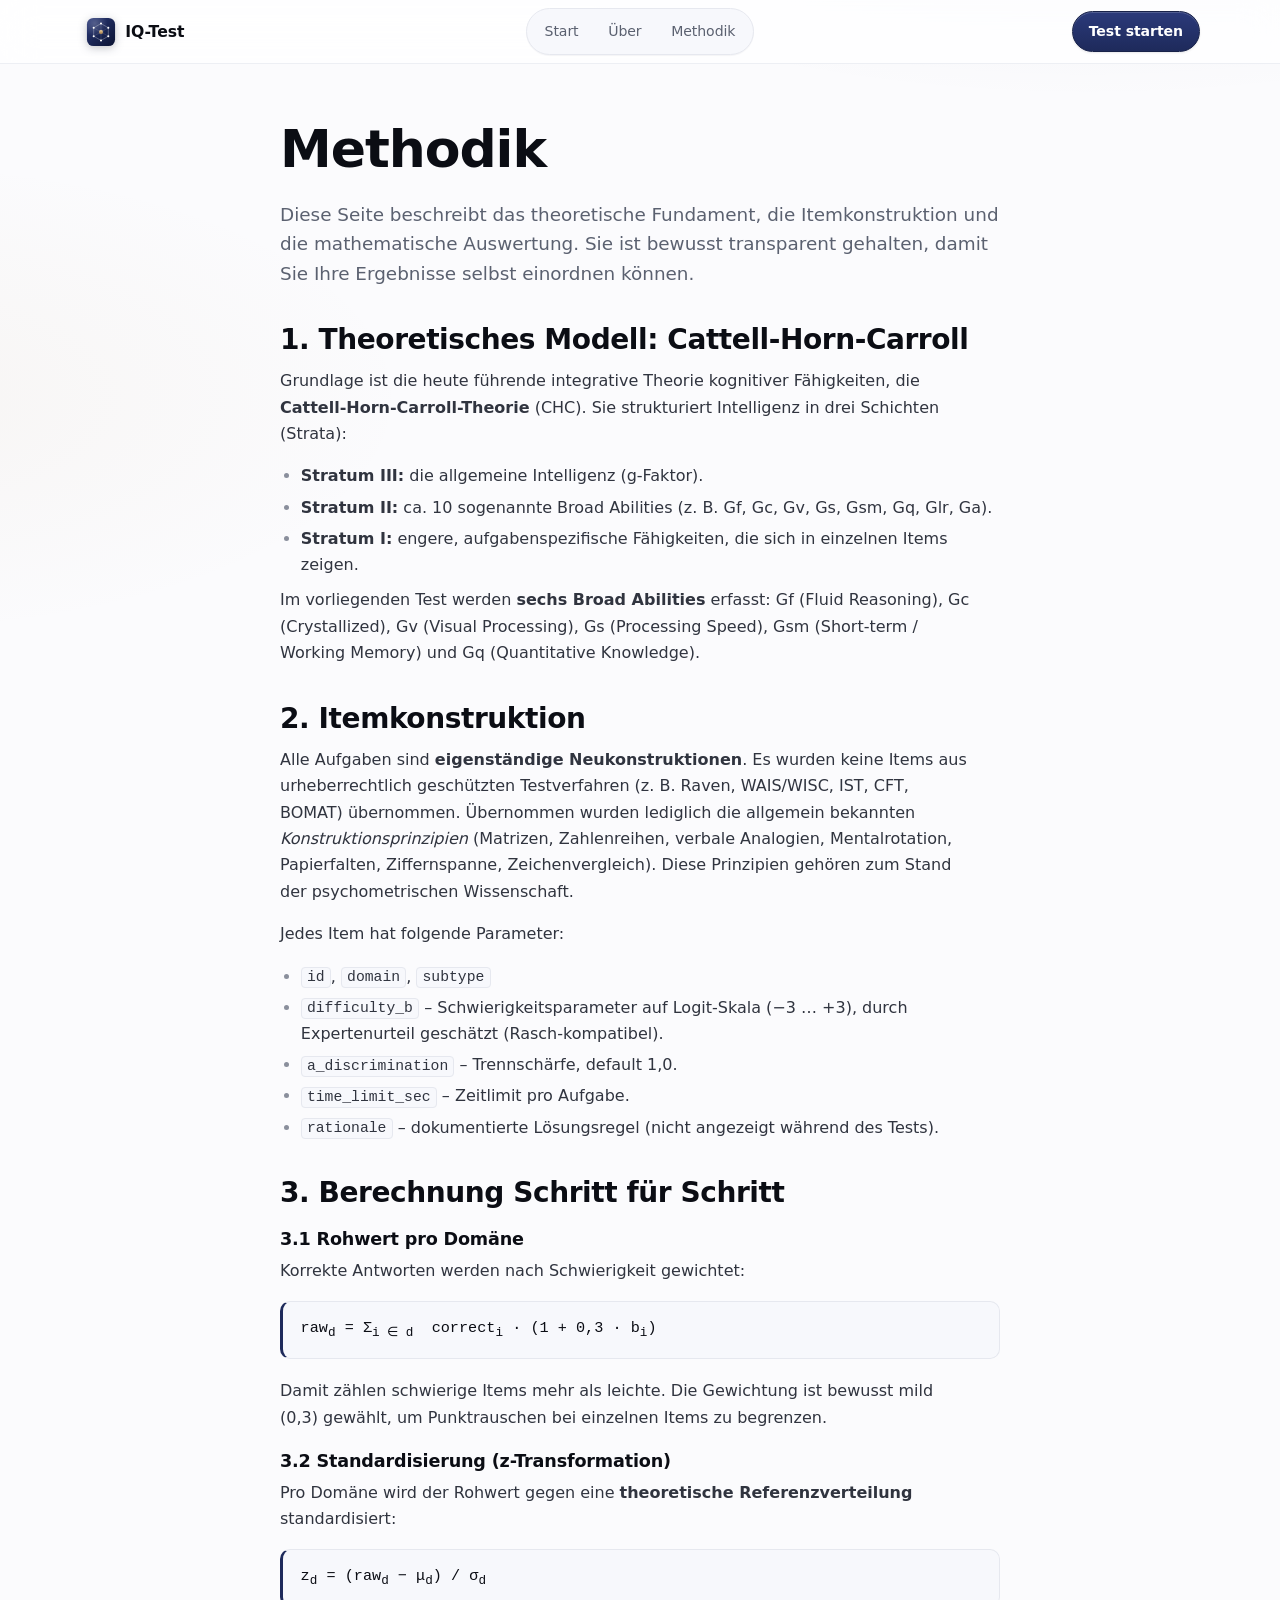
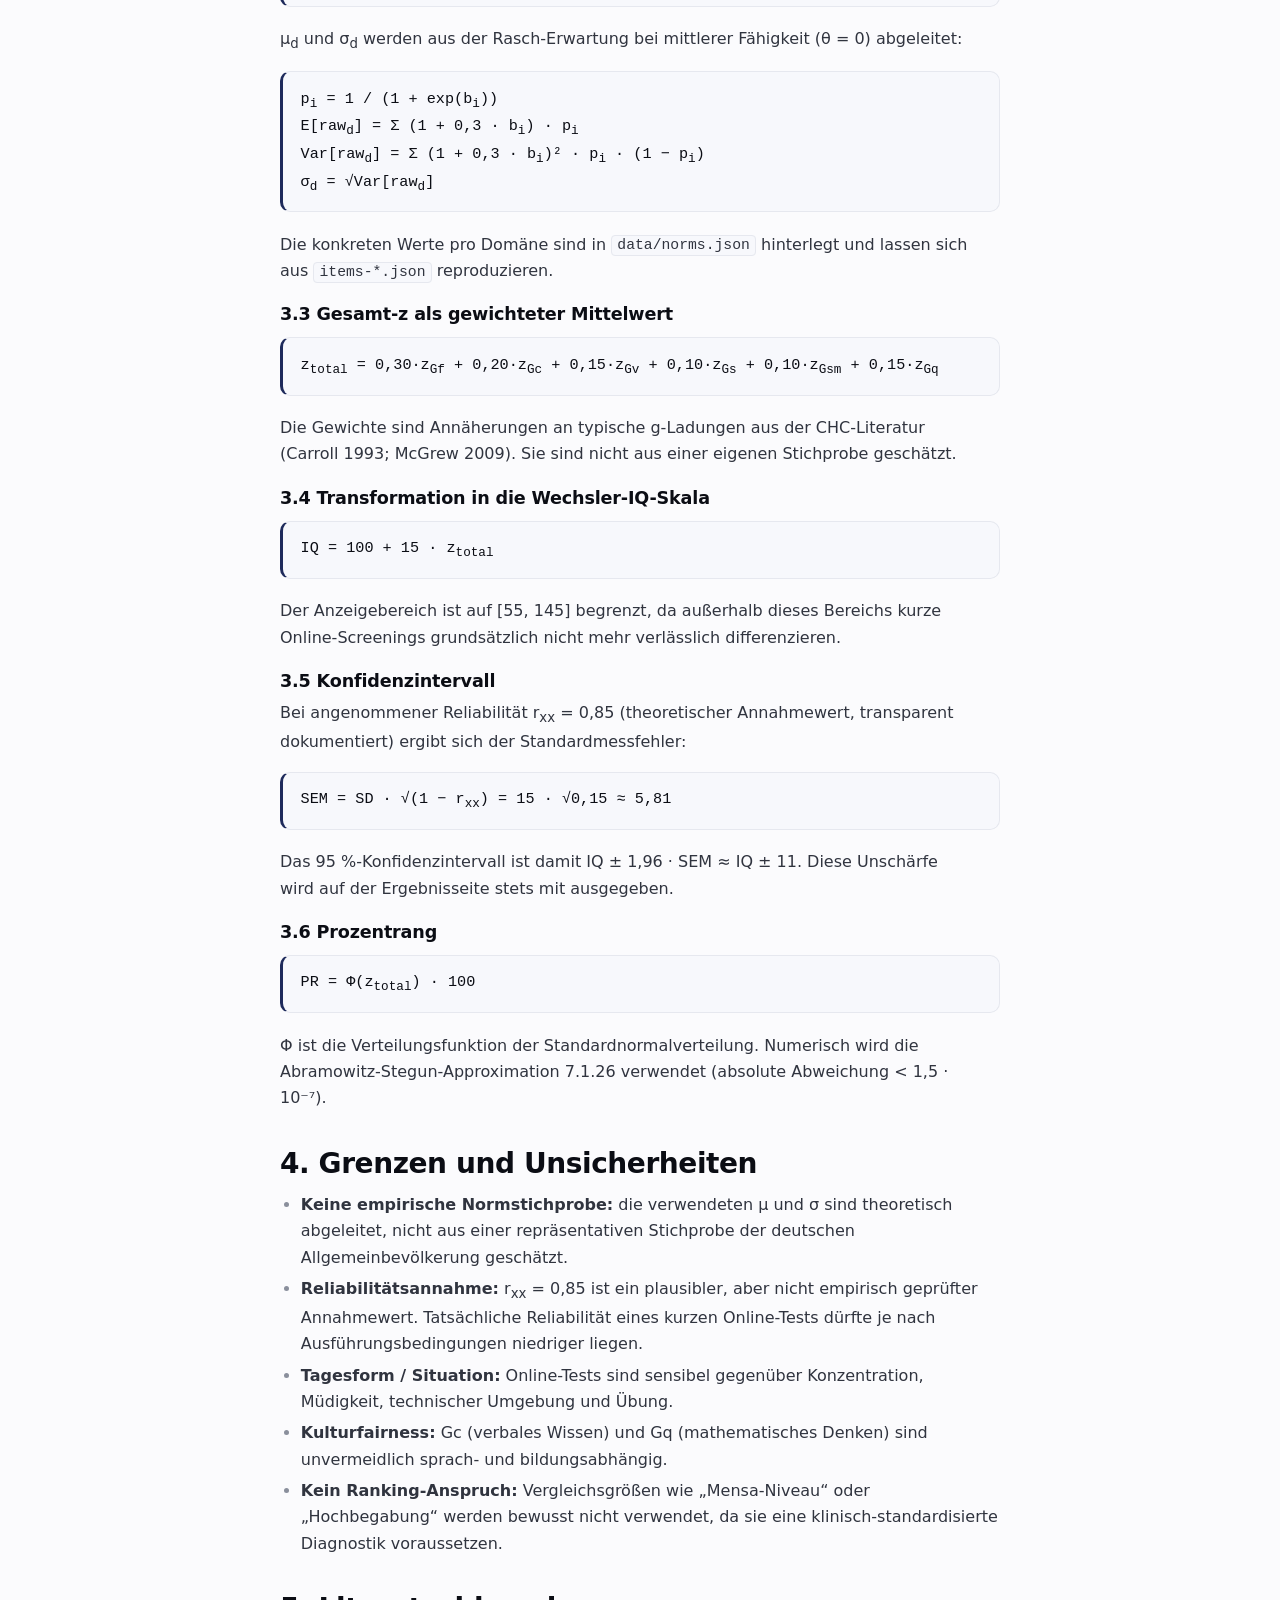
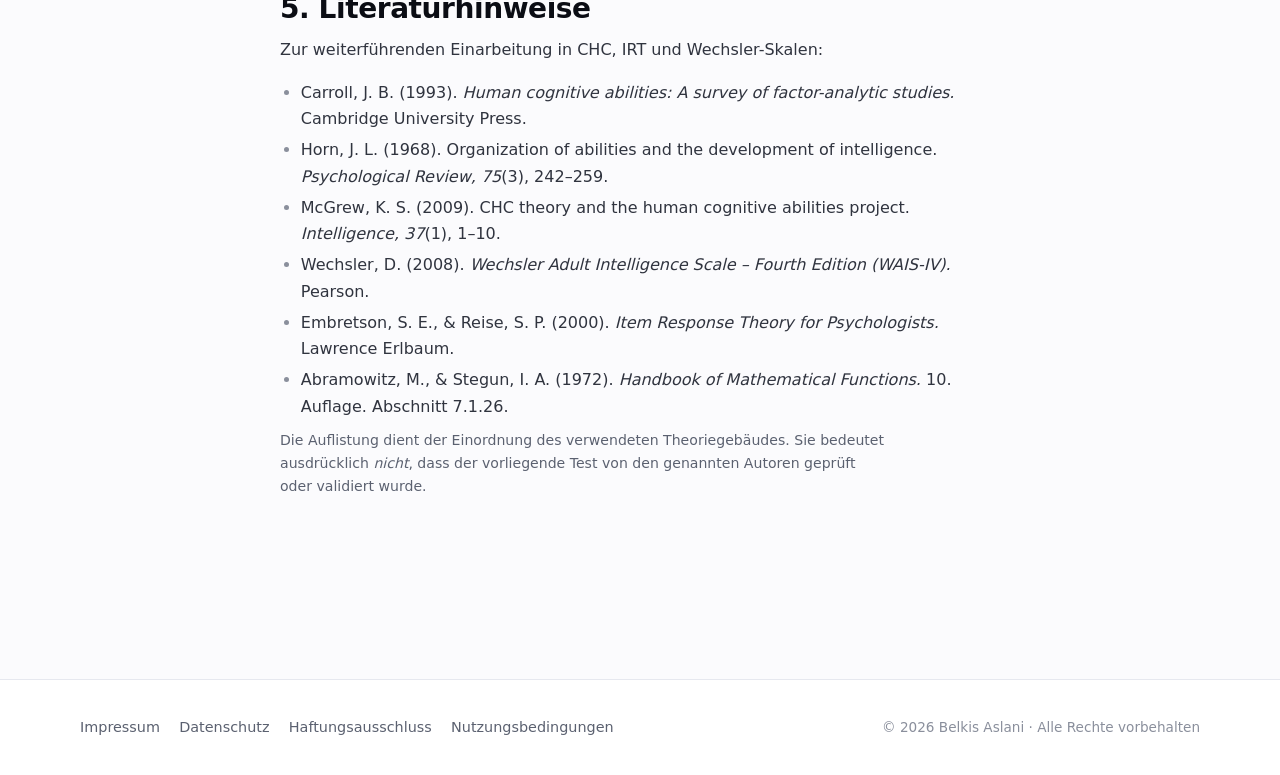
<file: methodik.html>
<!doctype html>
<html lang="de">
<head>
  <meta charset="utf-8">
  <meta name="viewport" content="width=device-width,initial-scale=1">
  <meta name="robots" content="index,follow">
  <meta name="description" content="Methodik, theoretisches Fundament und Berechnungsformeln des IQ-Tests.">
  <title>Methodik – IQ-Test · CHC</title>
  <link rel="stylesheet" href="assets/css/reset.css">
  <link rel="stylesheet" href="assets/css/main.css">
  <link rel="manifest" href="manifest.json">
  <link rel="icon" href="assets/img/favicon.svg" type="image/svg+xml">
</head>
<body>
  <a class="skiplink" href="#main">Zum Inhalt springen</a>
  <header class="site-header">
    <div class="container header-grid">
      <a class="brand" href="index.html" aria-label="Zur Startseite">
        <span class="brand-mark" aria-hidden="true"></span>
        <span class="brand-name">IQ-Test</span>
      </a>
      <nav class="site-nav" aria-label="Hauptnavigation">
        <a href="index.html">Start</a>
        <a href="ueber.html">Über</a>
        <a href="methodik.html">Methodik</a>
      </nav>
      <a href="test.html" class="btn-nav">Test starten</a>
    </div>
  </header>

  <main id="main" class="container content">
    <h1>Methodik</h1>
    <p class="lead">Diese Seite beschreibt das theoretische Fundament, die Itemkonstruktion und die
       mathematische Auswertung. Sie ist bewusst transparent gehalten, damit Sie Ihre Ergebnisse
       selbst einordnen können.</p>

    <section aria-labelledby="m1">
      <h2 id="m1">1. Theoretisches Modell: Cattell-Horn-Carroll</h2>
      <p>Grundlage ist die heute führende integrative Theorie kognitiver Fähigkeiten, die
         <strong>Cattell-Horn-Carroll-Theorie</strong> (CHC). Sie strukturiert Intelligenz in drei Schichten
         (Strata):</p>
      <ul>
        <li><strong>Stratum III:</strong> die allgemeine Intelligenz (g-Faktor).</li>
        <li><strong>Stratum II:</strong> ca. 10 sogenannte Broad Abilities (z. B. Gf, Gc, Gv, Gs, Gsm, Gq, Glr, Ga).</li>
        <li><strong>Stratum I:</strong> engere, aufgabenspezifische Fähigkeiten, die sich in einzelnen Items zeigen.</li>
      </ul>
      <p>Im vorliegenden Test werden <strong>sechs Broad Abilities</strong> erfasst:
         Gf (Fluid Reasoning), Gc (Crystallized), Gv (Visual Processing), Gs (Processing Speed),
         Gsm (Short-term / Working Memory) und Gq (Quantitative Knowledge).</p>
    </section>

    <section aria-labelledby="m2">
      <h2 id="m2">2. Itemkonstruktion</h2>
      <p>Alle Aufgaben sind <strong>eigenständige Neukonstruktionen</strong>. Es wurden keine Items aus
         urheberrechtlich geschützten Testverfahren (z. B. Raven, WAIS/WISC, IST, CFT, BOMAT)
         übernommen. Übernommen wurden lediglich die allgemein bekannten <em>Konstruktionsprinzipien</em>
         (Matrizen, Zahlenreihen, verbale Analogien, Mentalrotation, Papierfalten, Ziffernspanne,
         Zeichenvergleich). Diese Prinzipien gehören zum Stand der psychometrischen Wissenschaft.</p>
      <p>Jedes Item hat folgende Parameter:</p>
      <ul>
        <li><code>id</code>, <code>domain</code>, <code>subtype</code></li>
        <li><code>difficulty_b</code> – Schwierigkeitsparameter auf Logit-Skala (−3 … +3), durch
            Expertenurteil geschätzt (Rasch-kompatibel).</li>
        <li><code>a_discrimination</code> – Trennschärfe, default 1,0.</li>
        <li><code>time_limit_sec</code> – Zeitlimit pro Aufgabe.</li>
        <li><code>rationale</code> – dokumentierte Lösungsregel (nicht angezeigt während des Tests).</li>
      </ul>
    </section>

    <section aria-labelledby="m3">
      <h2 id="m3">3. Berechnung Schritt für Schritt</h2>

      <h3>3.1 Rohwert pro Domäne</h3>
      <p>Korrekte Antworten werden nach Schwierigkeit gewichtet:</p>
      <pre class="formula">raw<sub>d</sub> = Σ<sub>i ∈ d</sub>  correct<sub>i</sub> · (1 + 0,3 · b<sub>i</sub>)</pre>
      <p>Damit zählen schwierige Items mehr als leichte. Die Gewichtung ist bewusst mild (0,3) gewählt,
         um Punktrauschen bei einzelnen Items zu begrenzen.</p>

      <h3>3.2 Standardisierung (z-Transformation)</h3>
      <p>Pro Domäne wird der Rohwert gegen eine <strong>theoretische Referenzverteilung</strong>
         standardisiert:</p>
      <pre class="formula">z<sub>d</sub> = (raw<sub>d</sub> − μ<sub>d</sub>) / σ<sub>d</sub></pre>
      <p>μ<sub>d</sub> und σ<sub>d</sub> werden aus der Rasch-Erwartung bei mittlerer Fähigkeit
         (θ = 0) abgeleitet:</p>
      <pre class="formula">p<sub>i</sub> = 1 / (1 + exp(b<sub>i</sub>))
E[raw<sub>d</sub>] = Σ (1 + 0,3 · b<sub>i</sub>) · p<sub>i</sub>
Var[raw<sub>d</sub>] = Σ (1 + 0,3 · b<sub>i</sub>)² · p<sub>i</sub> · (1 − p<sub>i</sub>)
σ<sub>d</sub> = √Var[raw<sub>d</sub>]</pre>
      <p>Die konkreten Werte pro Domäne sind in <code>data/norms.json</code> hinterlegt und lassen sich
         aus <code>items-*.json</code> reproduzieren.</p>

      <h3>3.3 Gesamt-z als gewichteter Mittelwert</h3>
      <pre class="formula">z<sub>total</sub> = 0,30·z<sub>Gf</sub> + 0,20·z<sub>Gc</sub> + 0,15·z<sub>Gv</sub> + 0,10·z<sub>Gs</sub> + 0,10·z<sub>Gsm</sub> + 0,15·z<sub>Gq</sub></pre>
      <p>Die Gewichte sind Annäherungen an typische g-Ladungen aus der CHC-Literatur
         (Carroll 1993; McGrew 2009). Sie sind nicht aus einer eigenen Stichprobe geschätzt.</p>

      <h3>3.4 Transformation in die Wechsler-IQ-Skala</h3>
      <pre class="formula">IQ = 100 + 15 · z<sub>total</sub></pre>
      <p>Der Anzeigebereich ist auf [55, 145] begrenzt, da außerhalb dieses Bereichs kurze
         Online-Screenings grundsätzlich nicht mehr verlässlich differenzieren.</p>

      <h3>3.5 Konfidenzintervall</h3>
      <p>Bei angenommener Reliabilität r<sub>xx</sub> = 0,85 (theoretischer Annahmewert, transparent
         dokumentiert) ergibt sich der Standardmessfehler:</p>
      <pre class="formula">SEM = SD · √(1 − r<sub>xx</sub>) = 15 · √0,15 ≈ 5,81</pre>
      <p>Das 95 %-Konfidenzintervall ist damit IQ ± 1,96 · SEM ≈ IQ ± 11. Diese Unschärfe wird auf
         der Ergebnisseite stets mit ausgegeben.</p>

      <h3>3.6 Prozentrang</h3>
      <pre class="formula">PR = Φ(z<sub>total</sub>) · 100</pre>
      <p>Φ ist die Verteilungsfunktion der Standardnormalverteilung. Numerisch wird die
         Abramowitz-Stegun-Approximation 7.1.26 verwendet (absolute Abweichung &lt; 1,5 · 10⁻⁷).</p>
    </section>

    <section aria-labelledby="m4">
      <h2 id="m4">4. Grenzen und Unsicherheiten</h2>
      <ul>
        <li><strong>Keine empirische Normstichprobe:</strong> die verwendeten μ und σ sind
            theoretisch abgeleitet, nicht aus einer repräsentativen Stichprobe der deutschen
            Allgemeinbevölkerung geschätzt.</li>
        <li><strong>Reliabilitätsannahme:</strong> r<sub>xx</sub> = 0,85 ist ein plausibler, aber nicht
            empirisch geprüfter Annahmewert. Tatsächliche Reliabilität eines kurzen Online-Tests
            dürfte je nach Ausführungsbedingungen niedriger liegen.</li>
        <li><strong>Tagesform / Situation:</strong> Online-Tests sind sensibel gegenüber Konzentration,
            Müdigkeit, technischer Umgebung und Übung.</li>
        <li><strong>Kulturfairness:</strong> Gc (verbales Wissen) und Gq (mathematisches Denken) sind
            unvermeidlich sprach- und bildungsabhängig.</li>
        <li><strong>Kein Ranking-Anspruch:</strong> Vergleichsgrößen wie „Mensa-Niveau“ oder
            „Hochbegabung“ werden bewusst nicht verwendet, da sie eine klinisch-standardisierte
            Diagnostik voraussetzen.</li>
      </ul>
    </section>

    <section aria-labelledby="m5">
      <h2 id="m5">5. Literaturhinweise</h2>
      <p>Zur weiterführenden Einarbeitung in CHC, IRT und Wechsler-Skalen:</p>
      <ul>
        <li>Carroll, J. B. (1993). <em>Human cognitive abilities: A survey of factor-analytic studies.</em>
            Cambridge University Press.</li>
        <li>Horn, J. L. (1968). Organization of abilities and the development of intelligence. <em>Psychological Review, 75</em>(3), 242–259.</li>
        <li>McGrew, K. S. (2009). CHC theory and the human cognitive abilities project. <em>Intelligence, 37</em>(1), 1–10.</li>
        <li>Wechsler, D. (2008). <em>Wechsler Adult Intelligence Scale – Fourth Edition (WAIS-IV).</em> Pearson.</li>
        <li>Embretson, S. E., &amp; Reise, S. P. (2000). <em>Item Response Theory for Psychologists.</em> Lawrence Erlbaum.</li>
        <li>Abramowitz, M., &amp; Stegun, I. A. (1972). <em>Handbook of Mathematical Functions.</em> 10. Auflage. Abschnitt 7.1.26.</li>
      </ul>
      <p class="muted text-small">Die Auflistung dient der Einordnung des verwendeten Theoriegebäudes. Sie
         bedeutet ausdrücklich <em>nicht</em>, dass der vorliegende Test von den genannten Autoren geprüft
         oder validiert wurde.</p>
    </section>
  </main>

  <footer class="site-footer">
    <div class="container">
      <nav aria-label="Rechtliche Hinweise">
        <a href="impressum.html">Impressum</a>
        <a href="datenschutz.html">Datenschutz</a>
        <a href="haftung.html">Haftungsausschluss</a>
        <a href="nutzungsbedingungen.html">Nutzungsbedingungen</a>
      </nav>
      <p class="copyright">© <span id="year"></span> Belkis Aslani · Alle Rechte vorbehalten</p>
    </div>
  </footer>
  <script type="module" src="assets/js/app.js"></script>
</body>
</html>
</file>
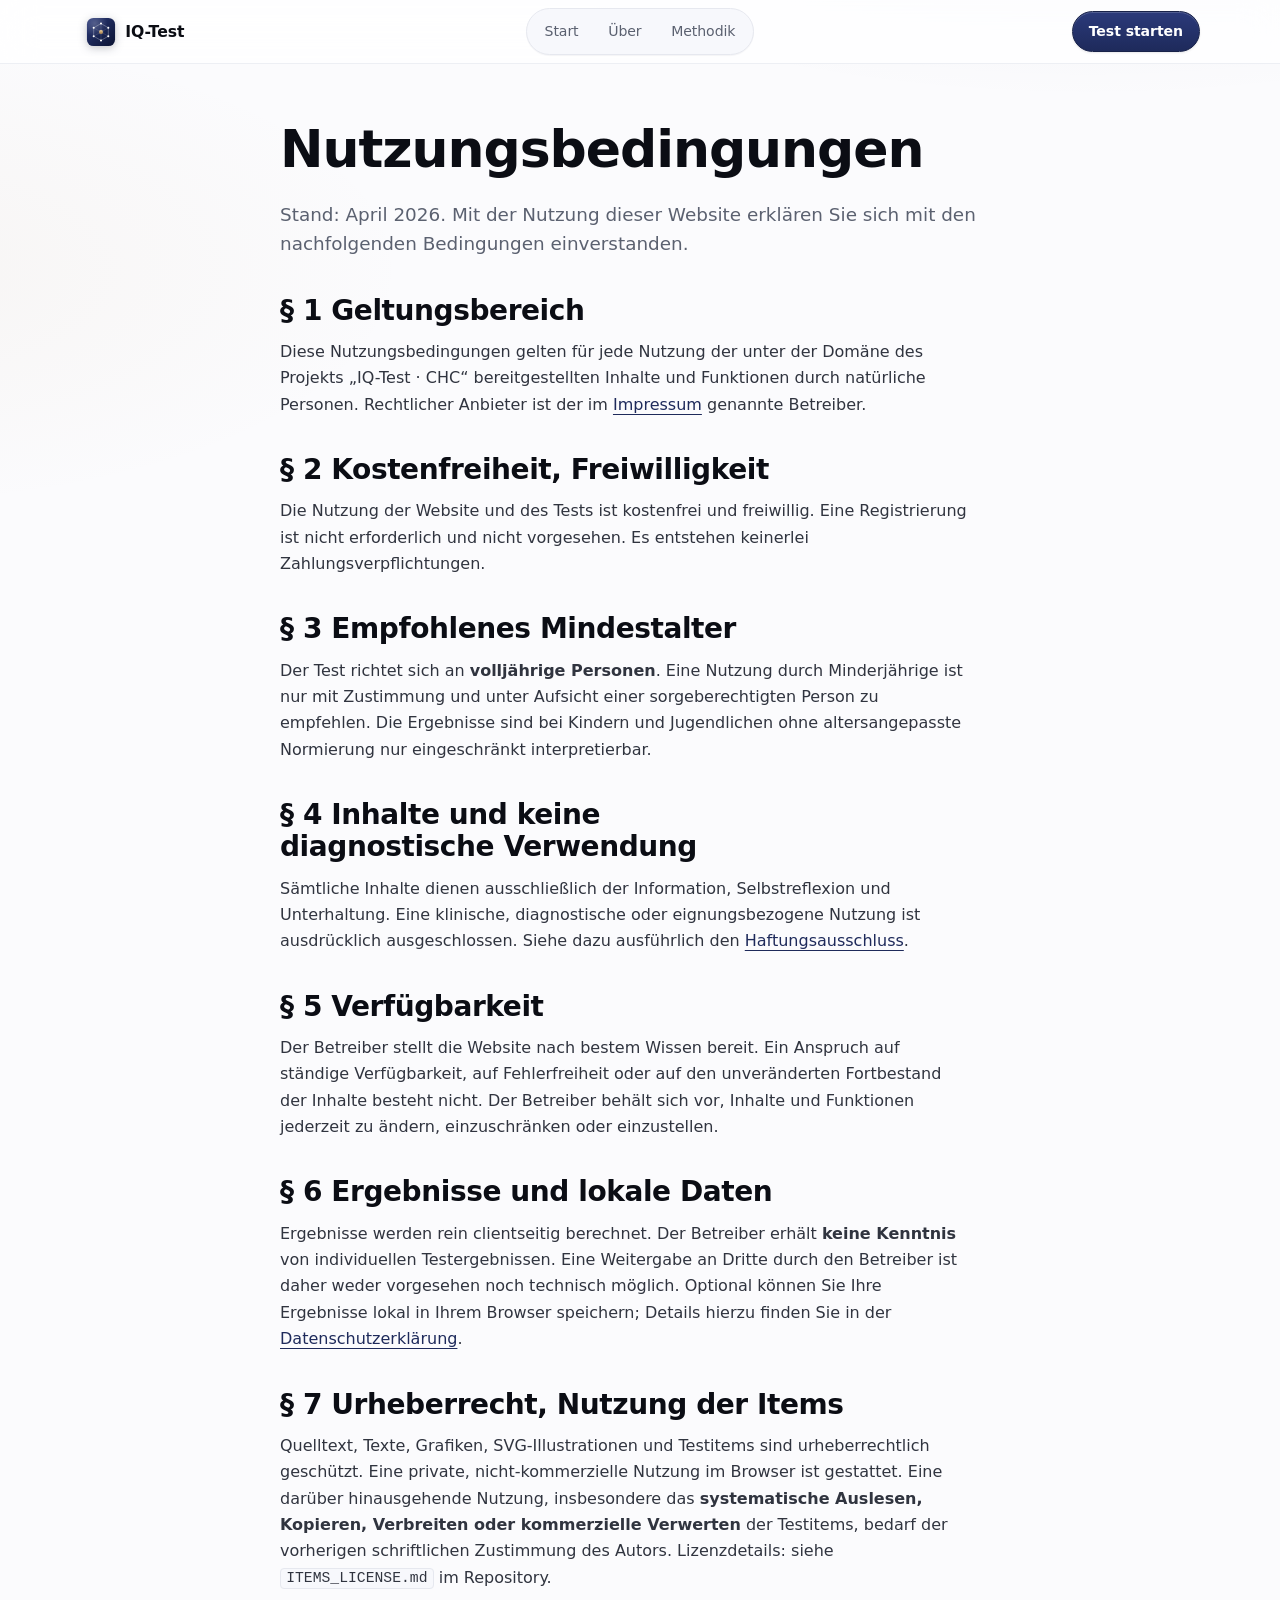
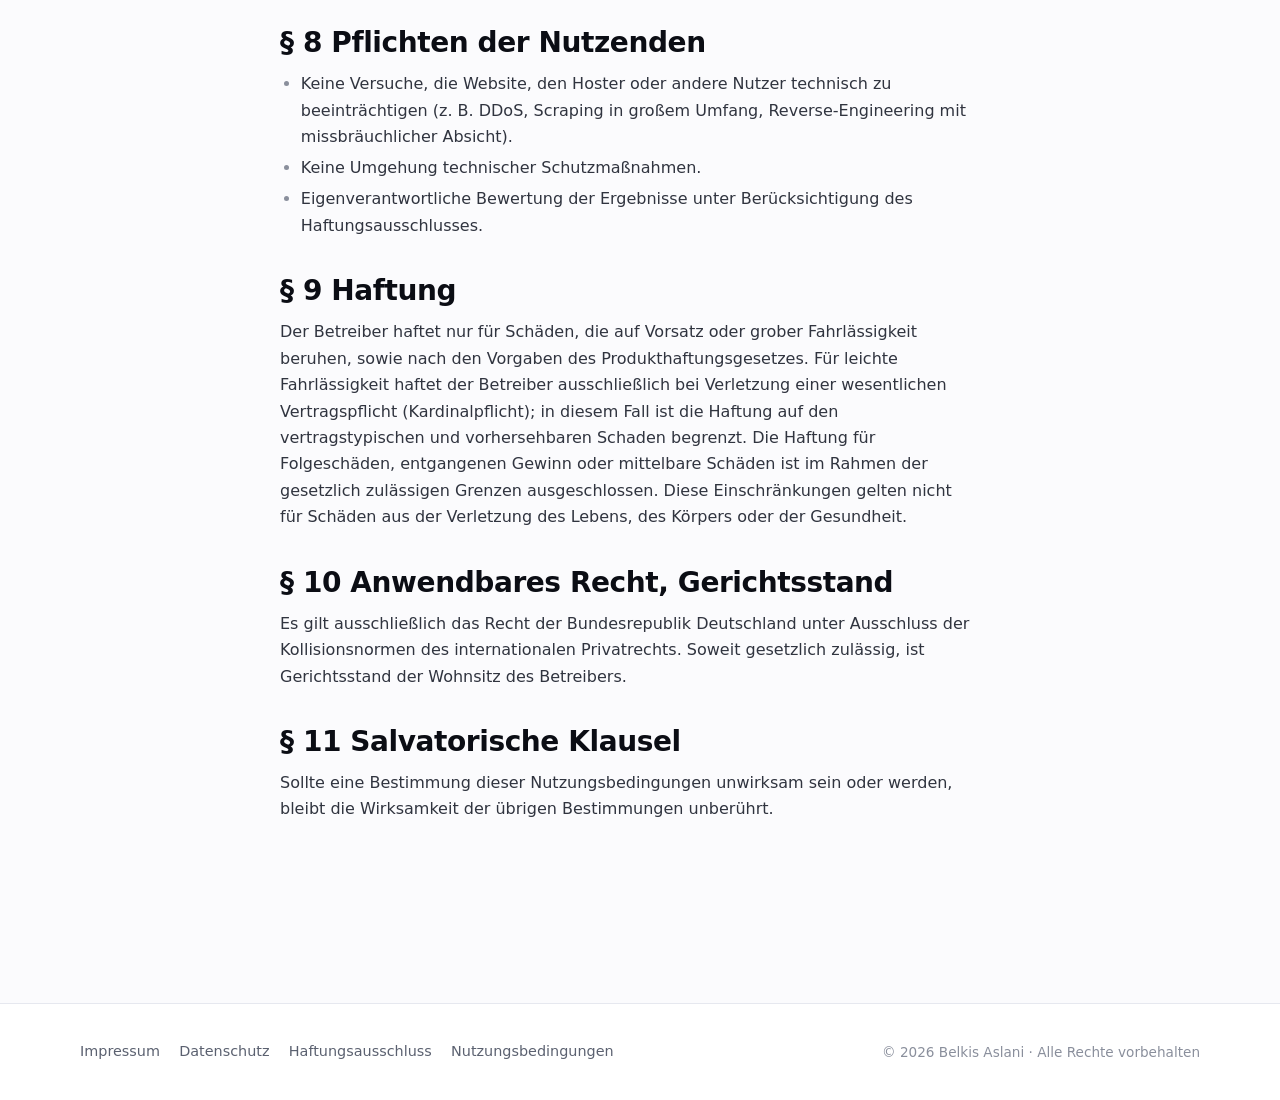
<file: nutzungsbedingungen.html>
<!doctype html>
<html lang="de">
<head>
  <meta charset="utf-8">
  <meta name="viewport" content="width=device-width,initial-scale=1">
  <meta name="robots" content="index,follow">
  <meta name="description" content="Nutzungsbedingungen für den IQ-Test (CHC-basiert).">
  <title>Nutzungsbedingungen – IQ-Test (CHC-basiert)</title>
  <link rel="stylesheet" href="assets/css/reset.css">
  <link rel="stylesheet" href="assets/css/main.css">
  <link rel="stylesheet" href="assets/css/print.css" media="print">
  <link rel="manifest" href="manifest.json">
  <link rel="icon" href="assets/img/favicon.svg" type="image/svg+xml">
</head>
<body>
  <a class="skiplink" href="#main">Zum Inhalt springen</a>
  <header class="site-header">
    <div class="container header-grid">
      <a class="brand" href="index.html" aria-label="Zur Startseite">
        <span class="brand-mark" aria-hidden="true"></span>
        <span class="brand-name">IQ-Test</span>
      </a>
      <nav class="site-nav" aria-label="Hauptnavigation">
        <a href="index.html">Start</a>
        <a href="ueber.html">Über</a>
        <a href="methodik.html">Methodik</a>
      </nav>
      <a href="test.html" class="btn-nav">Test starten</a>
    </div>
  </header>

  <main id="main" class="container content">
    <h1>Nutzungsbedingungen</h1>
    <p class="lead">Stand: April 2026. Mit der Nutzung dieser Website erklären Sie sich mit den nachfolgenden
       Bedingungen einverstanden.</p>

    <section aria-labelledby="nb-geltung">
      <h2 id="nb-geltung">§ 1 Geltungsbereich</h2>
      <p>Diese Nutzungsbedingungen gelten für jede Nutzung der unter der Domäne des Projekts
         „IQ-Test · CHC“ bereitgestellten Inhalte und Funktionen durch natürliche Personen. Rechtlicher
         Anbieter ist der im <a href="impressum.html">Impressum</a> genannte Betreiber.</p>
    </section>

    <section aria-labelledby="nb-kosten">
      <h2 id="nb-kosten">§ 2 Kostenfreiheit, Freiwilligkeit</h2>
      <p>Die Nutzung der Website und des Tests ist kostenfrei und freiwillig. Eine Registrierung ist
         nicht erforderlich und nicht vorgesehen. Es entstehen keinerlei Zahlungsverpflichtungen.</p>
    </section>

    <section aria-labelledby="nb-alter">
      <h2 id="nb-alter">§ 3 Empfohlenes Mindestalter</h2>
      <p>Der Test richtet sich an <strong>volljährige Personen</strong>. Eine Nutzung durch Minderjährige
         ist nur mit Zustimmung und unter Aufsicht einer sorgeberechtigten Person zu empfehlen. Die
         Ergebnisse sind bei Kindern und Jugendlichen ohne altersangepasste Normierung nur eingeschränkt
         interpretierbar.</p>
    </section>

    <section aria-labelledby="nb-inhalte">
      <h2 id="nb-inhalte">§ 4 Inhalte und keine diagnostische Verwendung</h2>
      <p>Sämtliche Inhalte dienen ausschließlich der Information, Selbstreflexion und Unterhaltung. Eine
         klinische, diagnostische oder eignungsbezogene Nutzung ist ausdrücklich ausgeschlossen. Siehe
         dazu ausführlich den <a href="haftung.html">Haftungsausschluss</a>.</p>
    </section>

    <section aria-labelledby="nb-verfuegbarkeit">
      <h2 id="nb-verfuegbarkeit">§ 5 Verfügbarkeit</h2>
      <p>Der Betreiber stellt die Website nach bestem Wissen bereit. Ein Anspruch auf ständige
         Verfügbarkeit, auf Fehlerfreiheit oder auf den unveränderten Fortbestand der Inhalte besteht
         nicht. Der Betreiber behält sich vor, Inhalte und Funktionen jederzeit zu ändern, einzuschränken
         oder einzustellen.</p>
    </section>

    <section aria-labelledby="nb-daten">
      <h2 id="nb-daten">§ 6 Ergebnisse und lokale Daten</h2>
      <p>Ergebnisse werden rein clientseitig berechnet. Der Betreiber erhält <strong>keine Kenntnis</strong>
         von individuellen Testergebnissen. Eine Weitergabe an Dritte durch den Betreiber ist daher weder
         vorgesehen noch technisch möglich. Optional können Sie Ihre Ergebnisse lokal in Ihrem Browser
         speichern; Details hierzu finden Sie in der <a href="datenschutz.html">Datenschutzerklärung</a>.</p>
    </section>

    <section aria-labelledby="nb-urheberrecht">
      <h2 id="nb-urheberrecht">§ 7 Urheberrecht, Nutzung der Items</h2>
      <p>Quelltext, Texte, Grafiken, SVG-Illustrationen und Testitems sind urheberrechtlich geschützt.
         Eine private, nicht-kommerzielle Nutzung im Browser ist gestattet. Eine darüber hinausgehende
         Nutzung, insbesondere das <strong>systematische Auslesen, Kopieren, Verbreiten oder kommerzielle
         Verwerten</strong> der Testitems, bedarf der vorherigen schriftlichen Zustimmung des Autors.
         Lizenzdetails: siehe <code>ITEMS_LICENSE.md</code> im Repository.</p>
    </section>

    <section aria-labelledby="nb-pflichten">
      <h2 id="nb-pflichten">§ 8 Pflichten der Nutzenden</h2>
      <ul>
        <li>Keine Versuche, die Website, den Hoster oder andere Nutzer technisch zu beeinträchtigen
            (z. B. DDoS, Scraping in großem Umfang, Reverse-Engineering mit missbräuchlicher Absicht).</li>
        <li>Keine Umgehung technischer Schutzmaßnahmen.</li>
        <li>Eigenverantwortliche Bewertung der Ergebnisse unter Berücksichtigung des Haftungsausschlusses.</li>
      </ul>
    </section>

    <section aria-labelledby="nb-haftung">
      <h2 id="nb-haftung">§ 9 Haftung</h2>
      <p>Der Betreiber haftet nur für Schäden, die auf Vorsatz oder grober Fahrlässigkeit beruhen,
         sowie nach den Vorgaben des Produkthaftungsgesetzes. Für leichte Fahrlässigkeit haftet der
         Betreiber ausschließlich bei Verletzung einer wesentlichen Vertragspflicht (Kardinalpflicht);
         in diesem Fall ist die Haftung auf den vertragstypischen und vorhersehbaren Schaden begrenzt.
         Die Haftung für Folgeschäden, entgangenen Gewinn oder mittelbare Schäden ist im Rahmen der
         gesetzlich zulässigen Grenzen ausgeschlossen. Diese Einschränkungen gelten nicht für Schäden
         aus der Verletzung des Lebens, des Körpers oder der Gesundheit.</p>
    </section>

    <section aria-labelledby="nb-recht">
      <h2 id="nb-recht">§ 10 Anwendbares Recht, Gerichtsstand</h2>
      <p>Es gilt ausschließlich das Recht der Bundesrepublik Deutschland unter Ausschluss der
         Kollisionsnormen des internationalen Privatrechts. Soweit gesetzlich zulässig, ist Gerichtsstand
         der Wohnsitz des Betreibers.</p>
    </section>

    <section aria-labelledby="nb-salvatorisch">
      <h2 id="nb-salvatorisch">§ 11 Salvatorische Klausel</h2>
      <p>Sollte eine Bestimmung dieser Nutzungsbedingungen unwirksam sein oder werden, bleibt die
         Wirksamkeit der übrigen Bestimmungen unberührt.</p>
    </section>
  </main>

  <footer class="site-footer">
    <div class="container">
      <nav aria-label="Rechtliche Hinweise">
        <a href="impressum.html">Impressum</a>
        <a href="datenschutz.html">Datenschutz</a>
        <a href="haftung.html">Haftungsausschluss</a>
        <a href="nutzungsbedingungen.html">Nutzungsbedingungen</a>
      </nav>
      <p class="copyright">© <span id="year"></span> Belkis Aslani · Alle Rechte vorbehalten</p>
    </div>
  </footer>
  <script type="module" src="assets/js/app.js"></script>
</body>
</html>
</file>
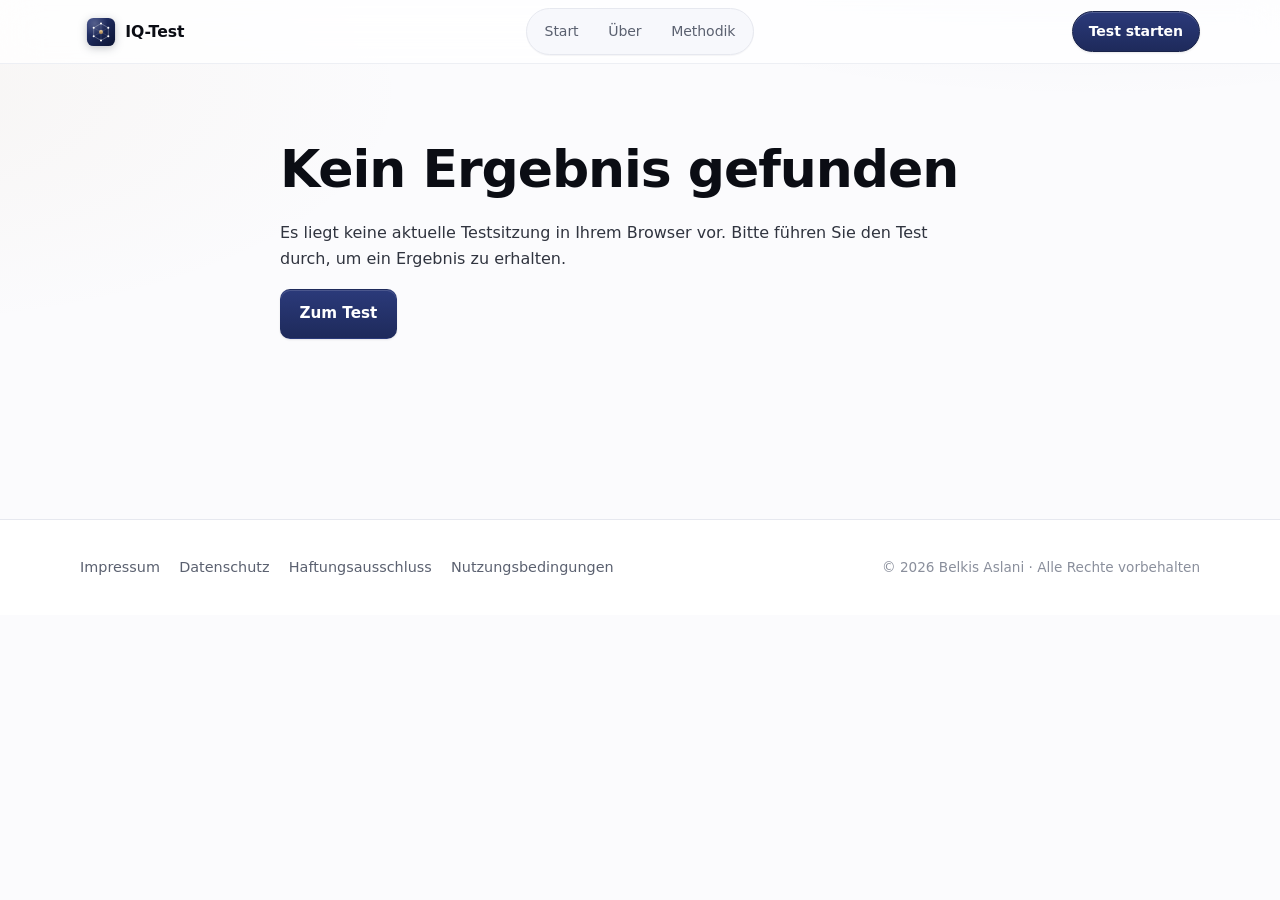
<file: result.html>
<!doctype html>
<html lang="de">
<head>
  <meta charset="utf-8">
  <meta name="viewport" content="width=device-width,initial-scale=1">
  <meta name="robots" content="noindex,follow">
  <meta name="description" content="Ergebnisseite des IQ-Tests · CHC.">
  <title>Ergebnis – IQ-Test · CHC</title>
  <link rel="stylesheet" href="assets/css/reset.css">
  <link rel="stylesheet" href="assets/css/main.css">
  <link rel="stylesheet" href="assets/css/print.css" media="print">
  <link rel="manifest" href="manifest.json">
  <link rel="icon" href="assets/img/favicon.svg" type="image/svg+xml">
</head>
<body>
  <a class="skiplink" href="#main">Zum Inhalt springen</a>
  <header class="site-header">
    <div class="container header-grid">
      <a class="brand" href="index.html" aria-label="Zur Startseite">
        <span class="brand-mark" aria-hidden="true"></span>
        <span class="brand-name">IQ-Test</span>
      </a>
      <nav class="site-nav" aria-label="Hauptnavigation">
        <a href="index.html">Start</a>
        <a href="ueber.html">Über</a>
        <a href="methodik.html">Methodik</a>
      </nav>
      <a href="test.html" class="btn-nav">Test starten</a>
    </div>
  </header>

  <main id="main" class="container content">
    <div id="result-root">
      <section id="result-empty" hidden>
        <h1>Kein Ergebnis gefunden</h1>
        <p>Es liegt keine aktuelle Testsitzung in Ihrem Browser vor. Bitte führen Sie den Test durch,
           um ein Ergebnis zu erhalten.</p>
        <p><a href="test.html" class="btn btn-primary">Zum Test</a></p>
      </section>

      <section id="result-content">
        <h1>Ihr Ergebnis</h1>

        <div class="result-headline">
          <div class="iq-big" aria-labelledby="iq-big-label">
            <div id="iq-big-label" class="label">Gesamt-IQ</div>
            <div class="value" id="iq-value">–</div>
            <div class="range">95 %-KI: <span id="iq-range">–</span></div>
          </div>
          <div class="iq-meta">
            <div class="stat">
              <div class="label">Prozentrang</div>
              <div class="value"><span id="iq-percentile">–</span>%</div>
              <div class="muted text-small">gegenüber theoretischer Referenzverteilung</div>
            </div>
            <div class="stat">
              <div class="label">Standardmessfehler (SEM)</div>
              <div class="value">±<span id="iq-sem">–</span></div>
              <div class="muted text-small">bei angenommener Reliabilität r<sub>xx</sub> = 0,85</div>
            </div>
          </div>
        </div>

        <div class="notice notice-strong" role="note">
          <p><strong>Wichtig:</strong> Der angegebene Zahlenwert ist eine Schätzung auf Basis theoretischer
             Normwerte, keine diagnostische Aussage. Individuelle Werte schwanken mit Tagesform, Konzentration
             und Aufgabenvertrautheit. Das Konfidenzintervall drückt diese Unsicherheit aus: Ihr „wahrer“
             Wert liegt mit 95 % Wahrscheinlichkeit im angegebenen Bereich – und auch das nur unter den
             Annahmen des Messmodells (siehe <a href="methodik.html">Methodik</a>).</p>
        </div>

        <h2>Profil nach CHC-Domänen</h2>
        <div class="radar-wrap"><div id="radar-container" aria-label="Radar-Diagramm der Domänenwerte"></div></div>
        <table class="domain-table" aria-label="Domänenwerte">
          <thead>
            <tr>
              <th scope="col">Domäne</th>
              <th scope="col">Bezeichnung (CHC)</th>
              <th scope="col" class="num">Subtest-IQ</th>
              <th scope="col" class="num">z-Wert</th>
            </tr>
          </thead>
          <tbody><!-- wird per JS gefüllt --></tbody>
        </table>

        <h2>Einordnung des Gesamtwerts</h2>
        <p class="lead"><strong id="band-label">–</strong></p>
        <p id="band-text">–</p>

        <div class="grid-3" style="margin-top:1.5rem">
          <div class="card">
            <h3>Stärken</h3>
            <ul id="strengths-list"></ul>
          </div>
          <div class="card">
            <h3>Entwicklungsfelder</h3>
            <ul id="weaknesses-list"></ul>
          </div>
          <div class="card">
            <h3>Nächste Schritte</h3>
            <p>Bei Fragen zu tatsächlicher kognitiver Leistungsfähigkeit wenden Sie sich an
               approbierte Psychologinnen und Psychologen. Dieser Test ersetzt keine Diagnostik.</p>
            <p class="muted text-small">Siehe <a href="haftung.html">Haftungsausschluss</a>.</p>
          </div>
        </div>

        <section aria-labelledby="consent-title" class="card no-print" style="margin-top:2rem">
          <h2 id="consent-title" style="margin-top:0">Lokale Speicherung Ihres Ergebnisses</h2>
          <p>Sie können Ihr Ergebnis zum späteren Nachschauen lokal in Ihrem Browser speichern. Die Daten
             verbleiben ausschließlich auf Ihrem Gerät und werden nicht an Dritte übertragen.</p>
          <div class="checkbox-row">
            <input type="checkbox" id="local-store-consent">
            <label for="local-store-consent">Ich willige ein, dass mein Ergebnis lokal im Browser
               gespeichert wird (Einwilligung jederzeit widerrufbar).</label>
          </div>
          <p id="local-store-status" class="muted text-small" role="status"></p>
          <div class="actions-row" style="justify-content:flex-start">
            <button id="clear-local-data" type="button" class="btn">Lokale Daten löschen</button>
            <button id="print-button" type="button" class="btn">Als PDF speichern / drucken</button>
            <button id="retake-button" type="button" class="btn btn-primary">Neuer Test</button>
          </div>
        </section>
      </section>
    </div>
  </main>

  <footer class="site-footer">
    <div class="container">
      <nav aria-label="Rechtliche Hinweise">
        <a href="impressum.html">Impressum</a>
        <a href="datenschutz.html">Datenschutz</a>
        <a href="haftung.html">Haftungsausschluss</a>
        <a href="nutzungsbedingungen.html">Nutzungsbedingungen</a>
      </nav>
      <p class="copyright">© <span id="year"></span> Belkis Aslani · Alle Rechte vorbehalten</p>
    </div>
  </footer>
  <script type="module" src="assets/js/app.js"></script>
</body>
</html>
</file>
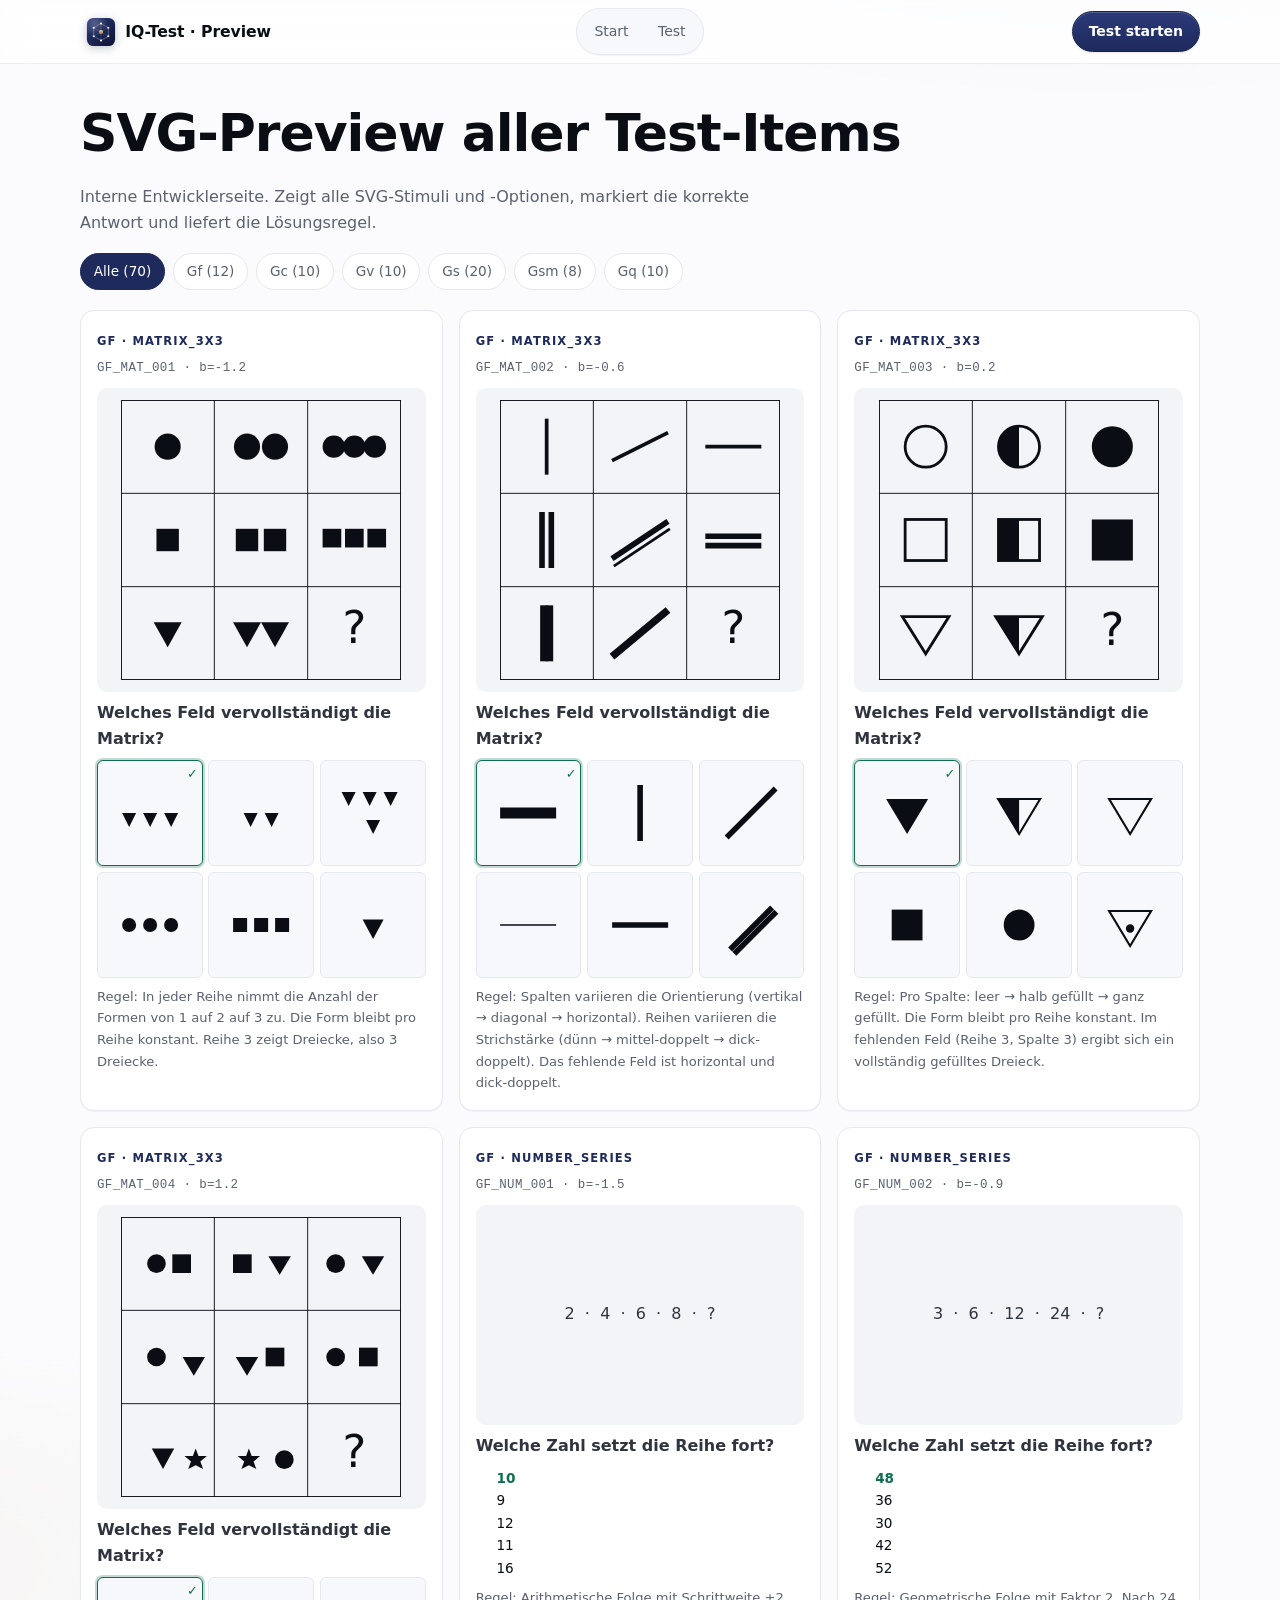
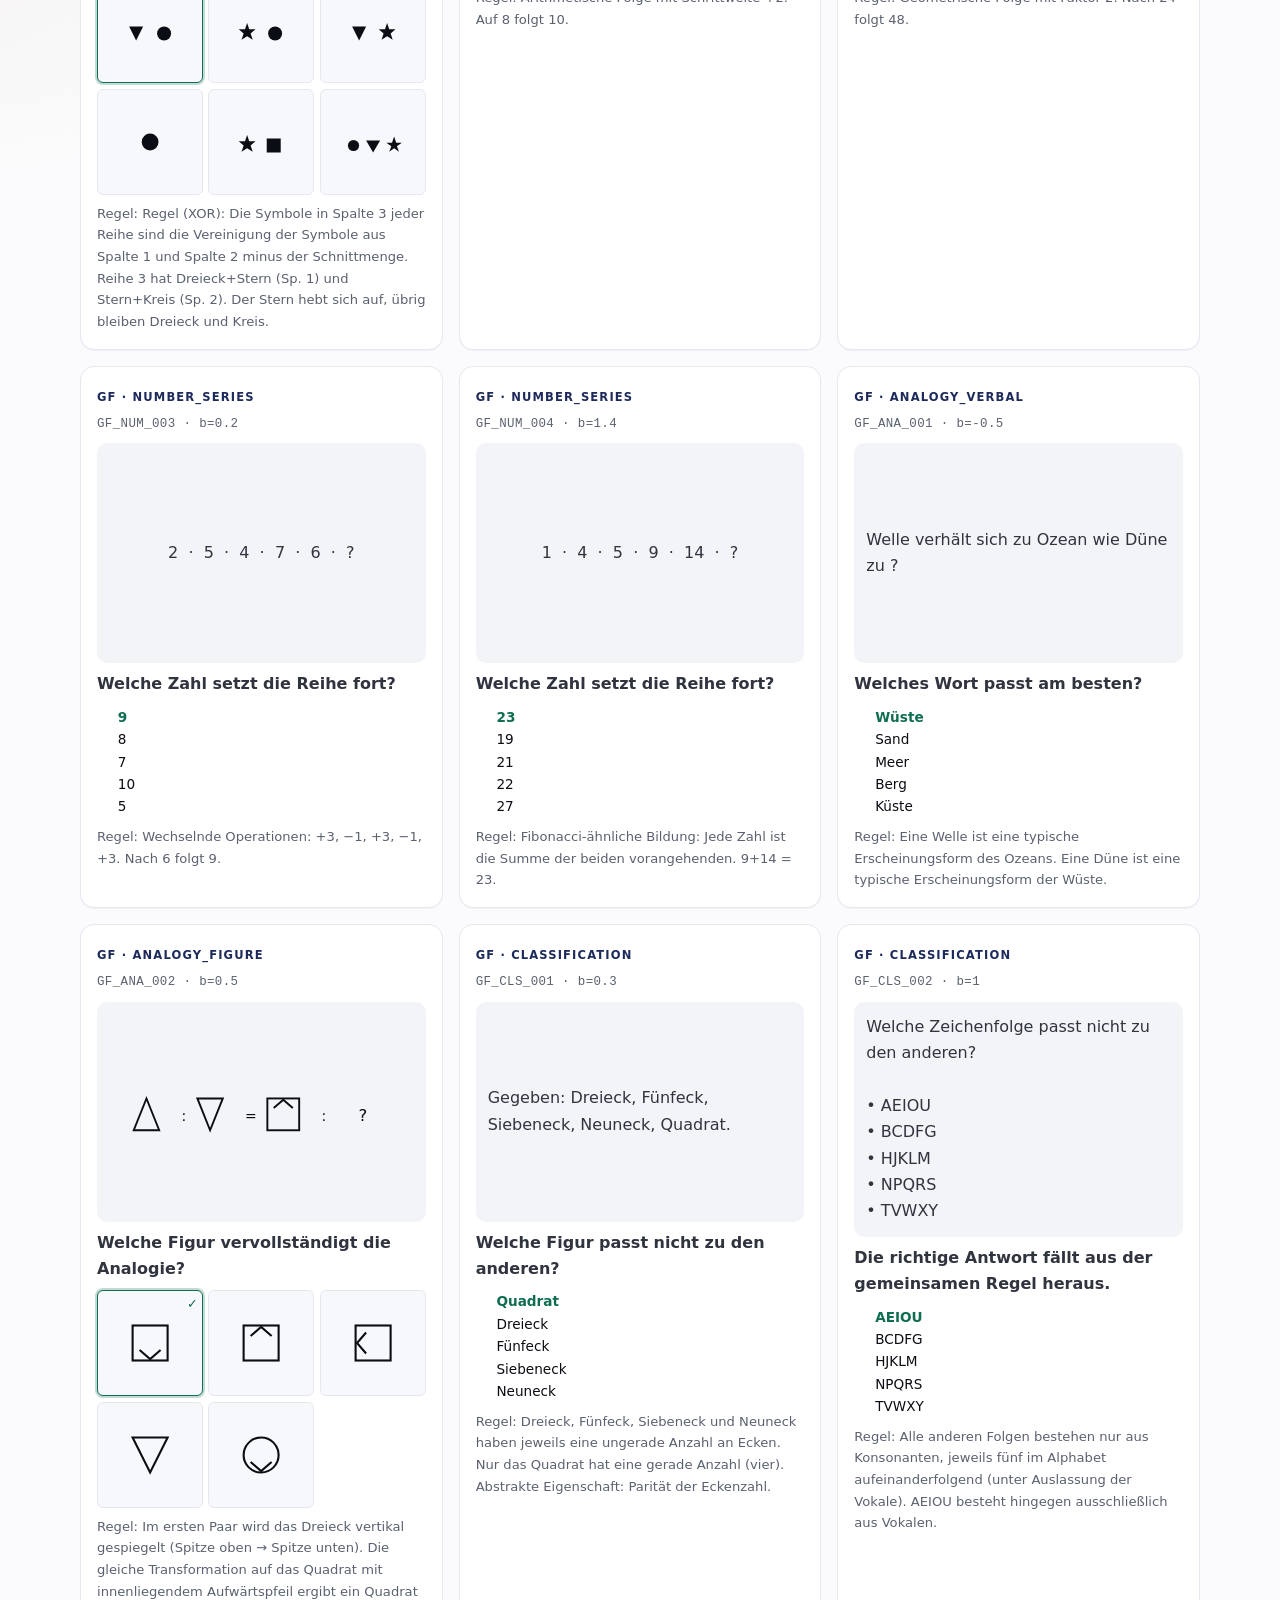
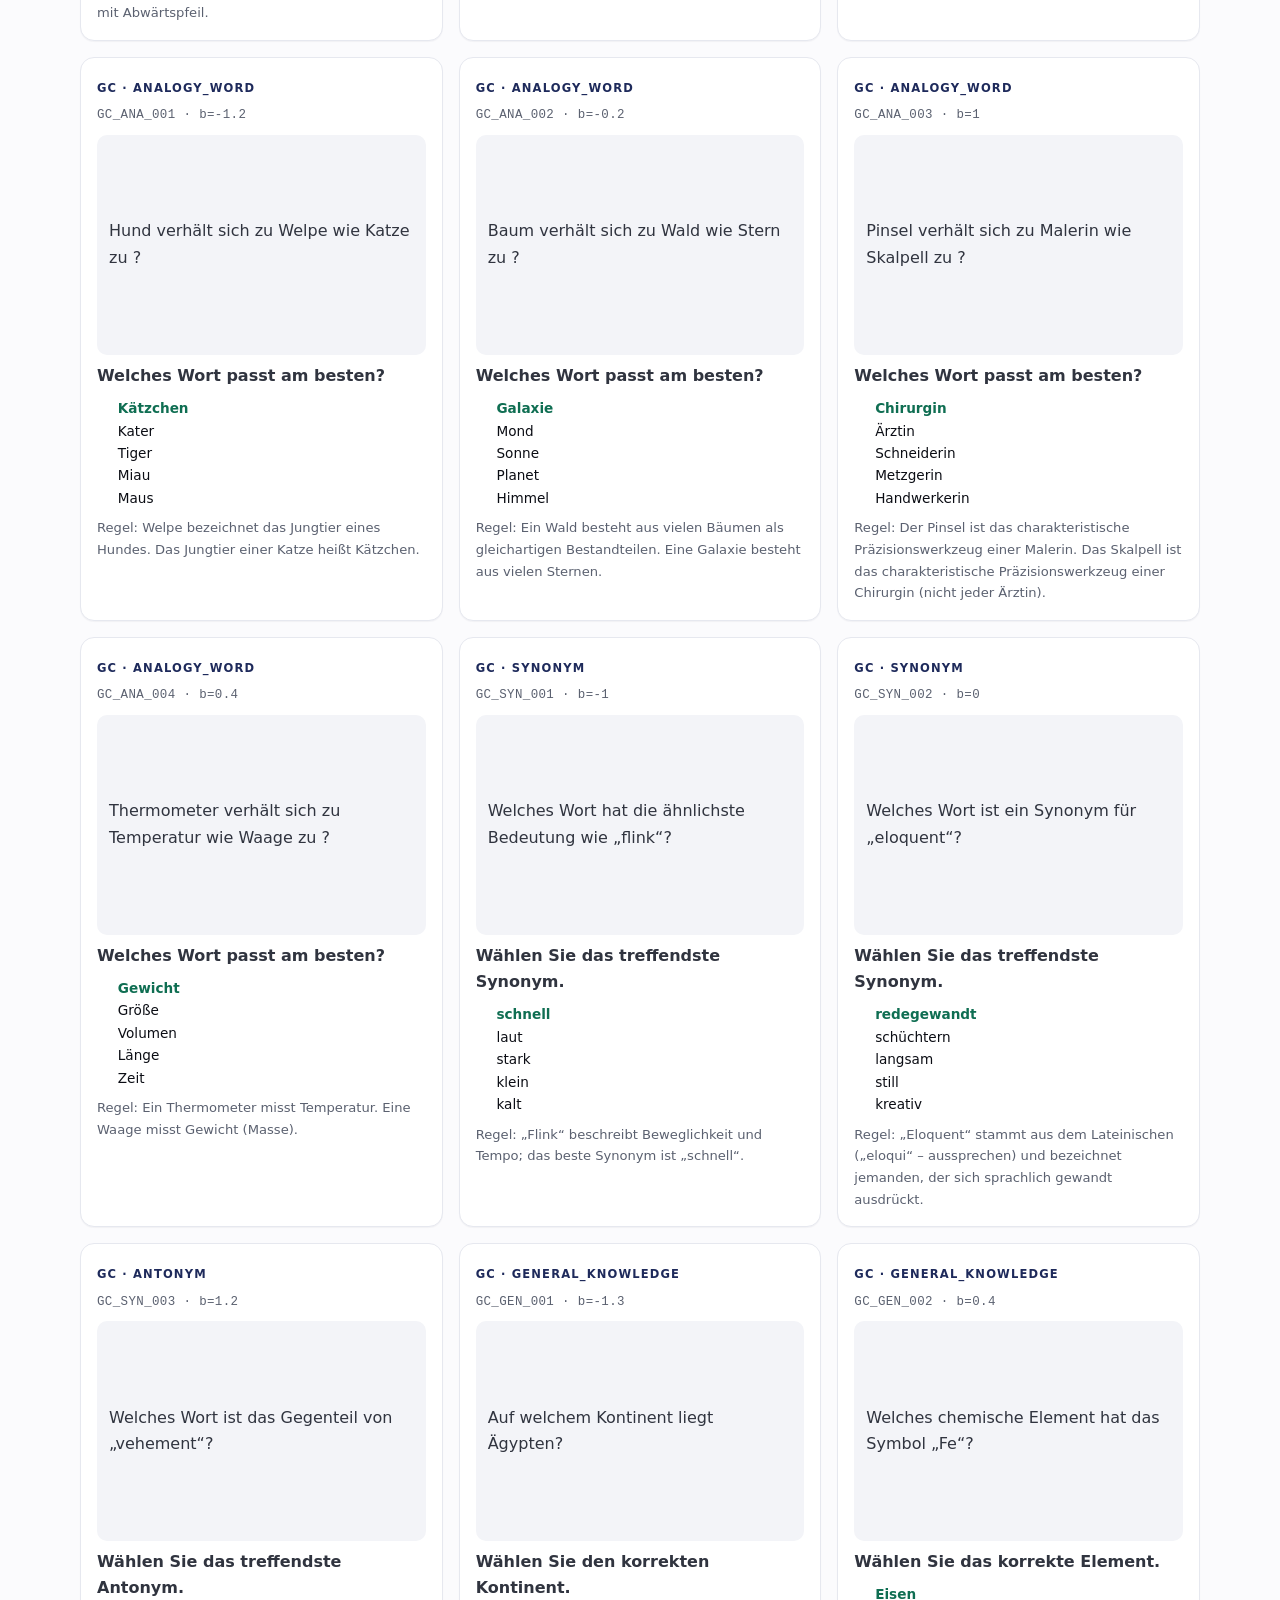
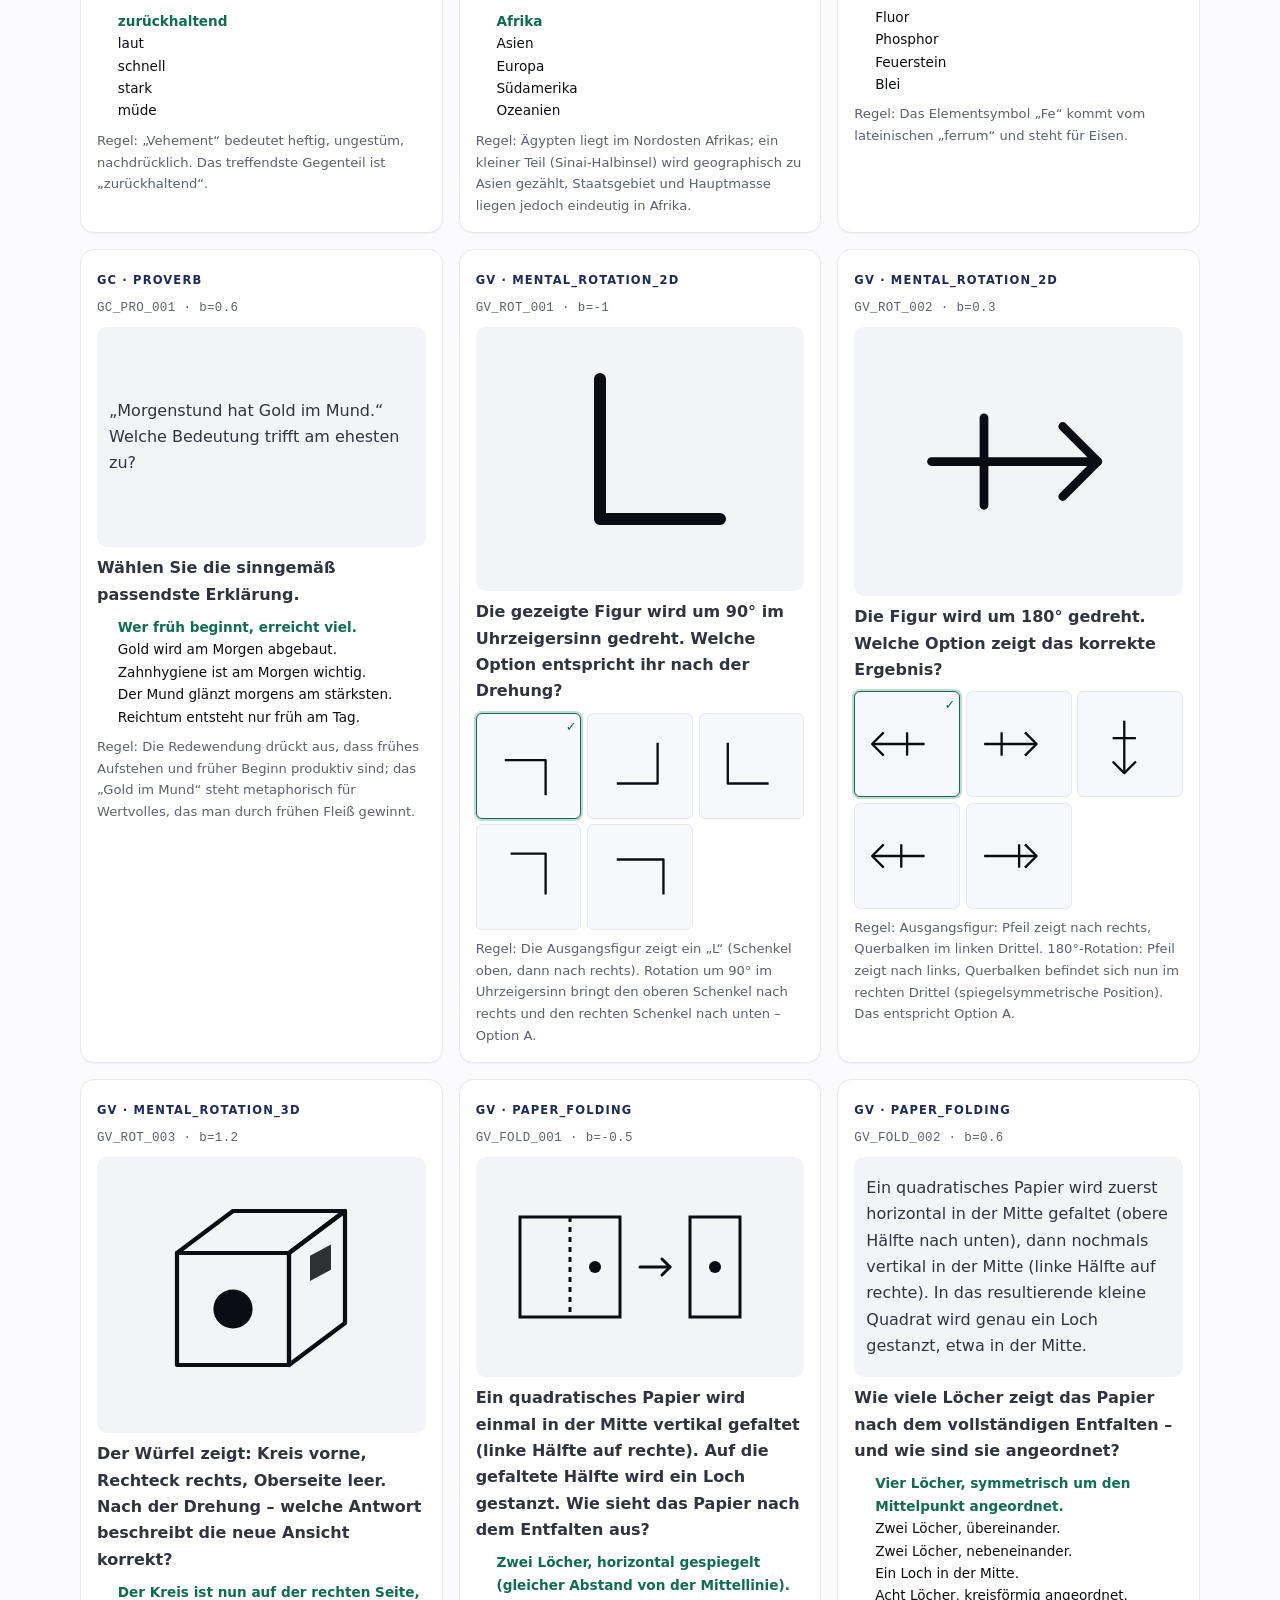
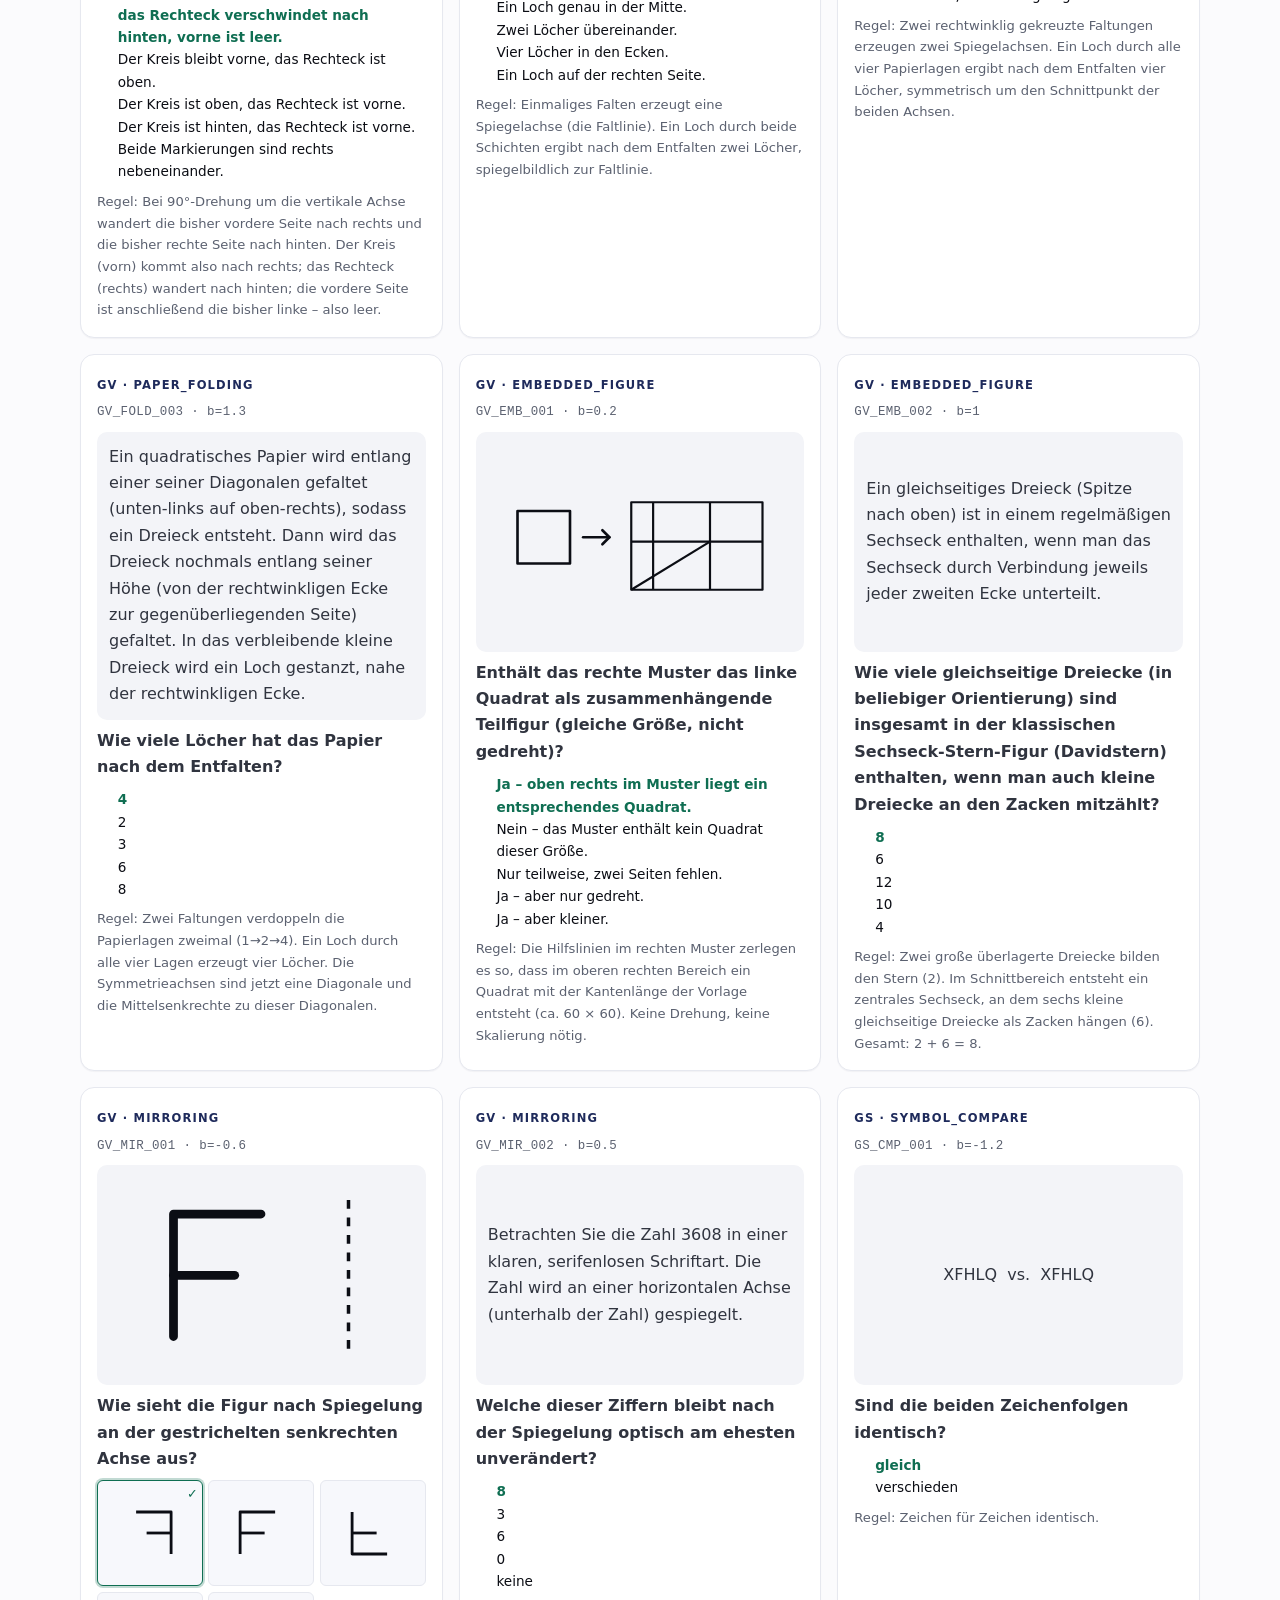
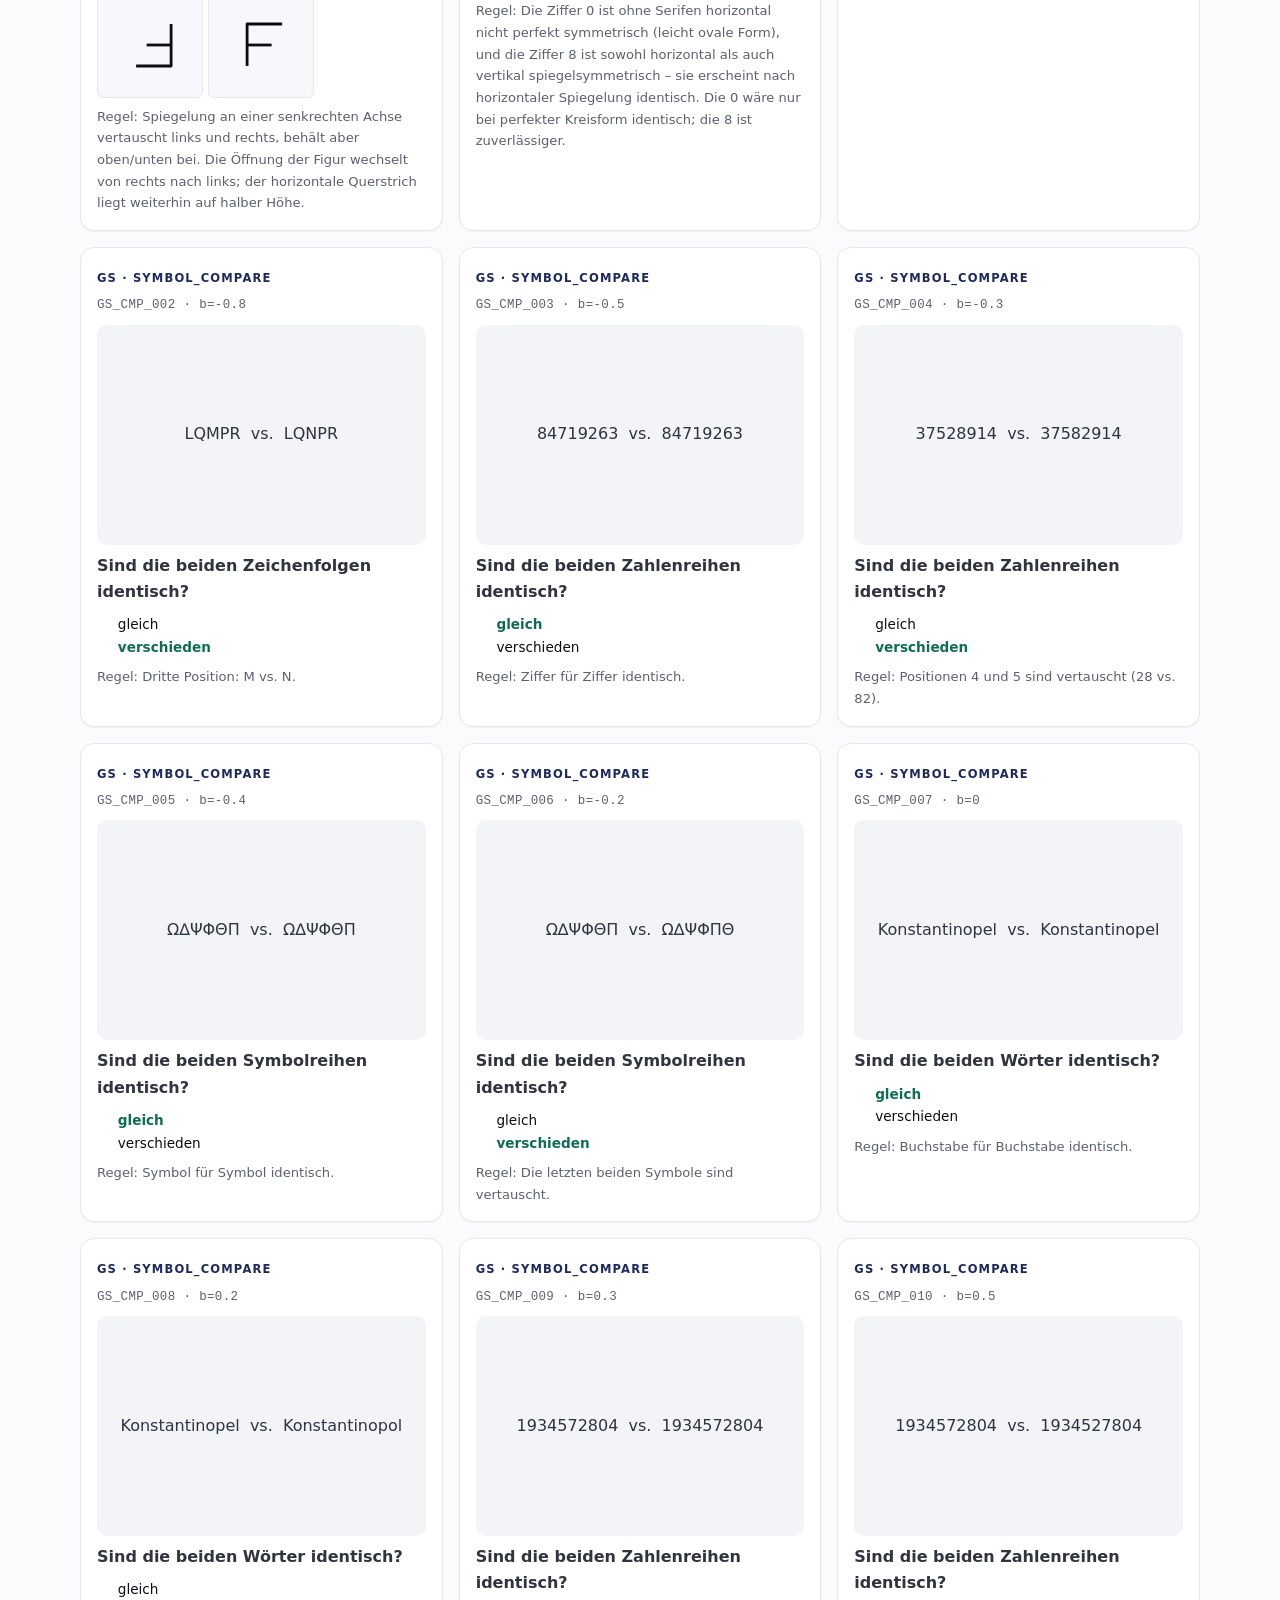
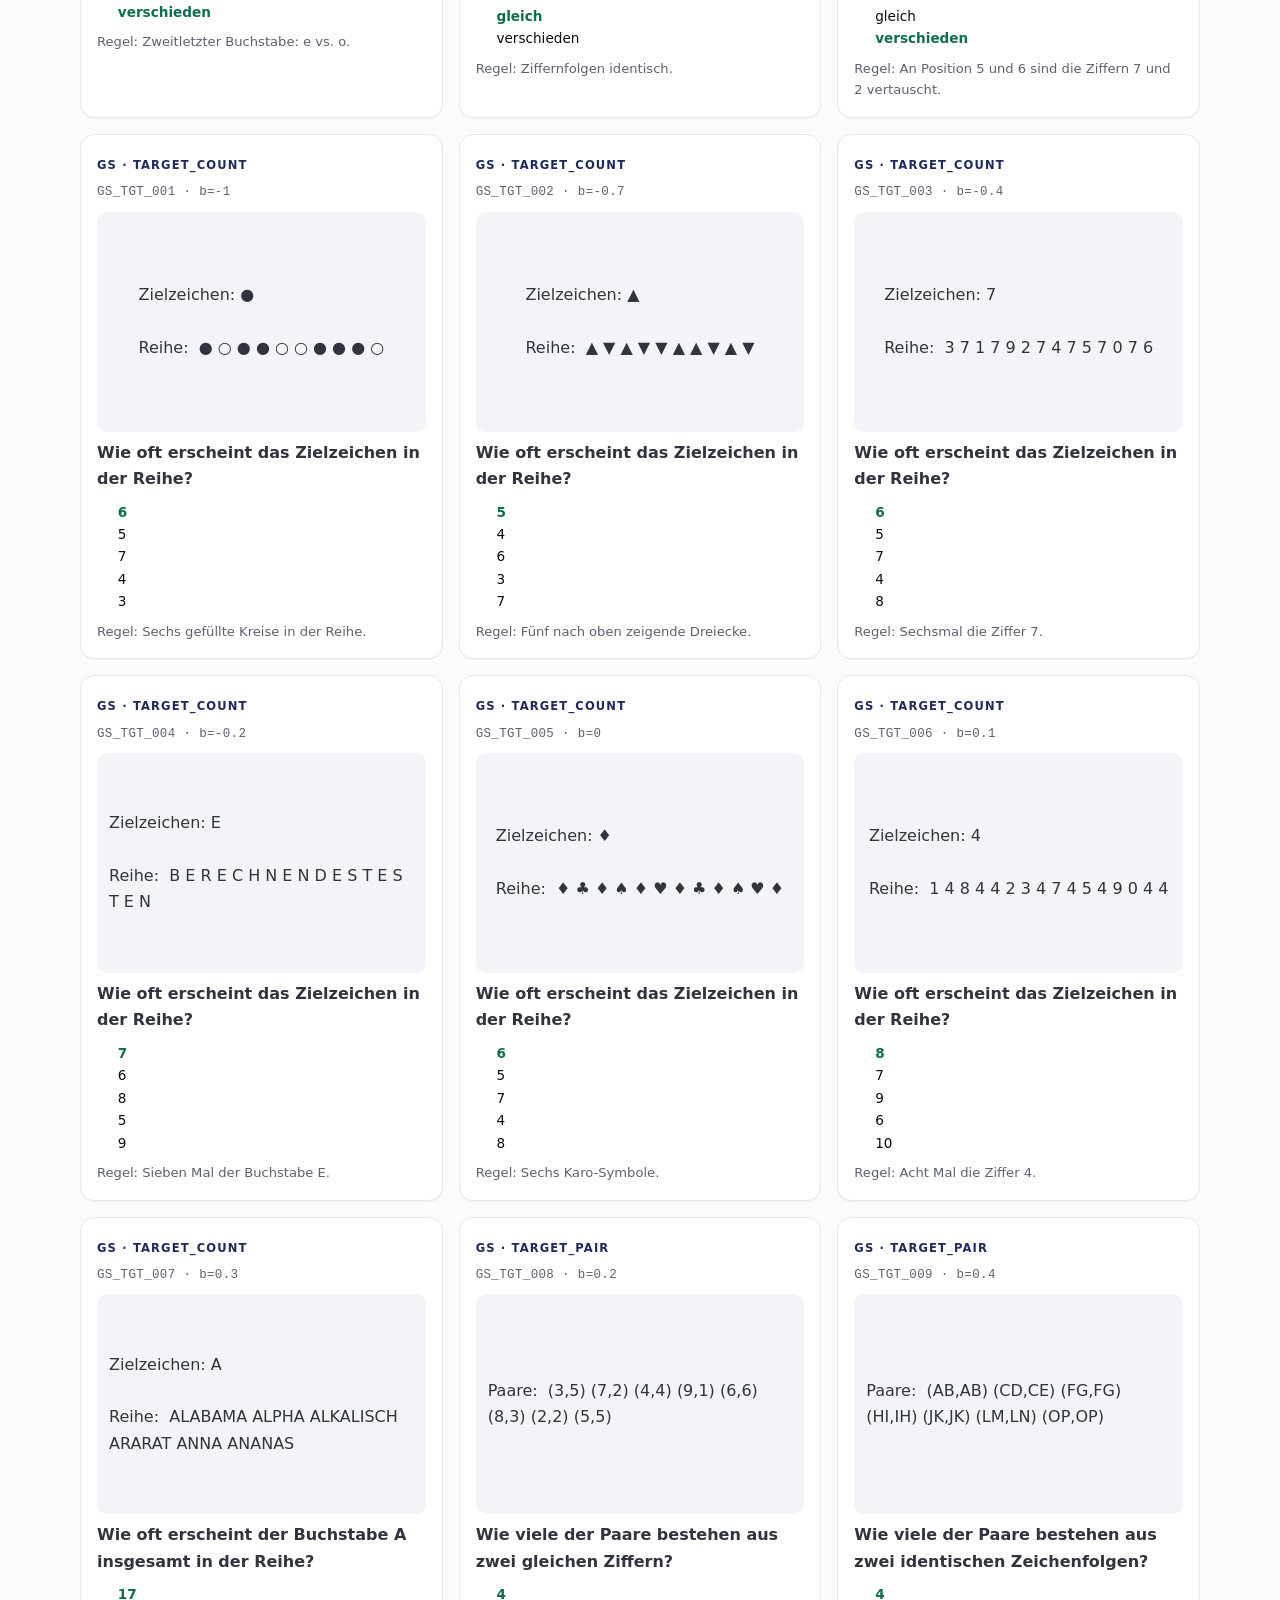
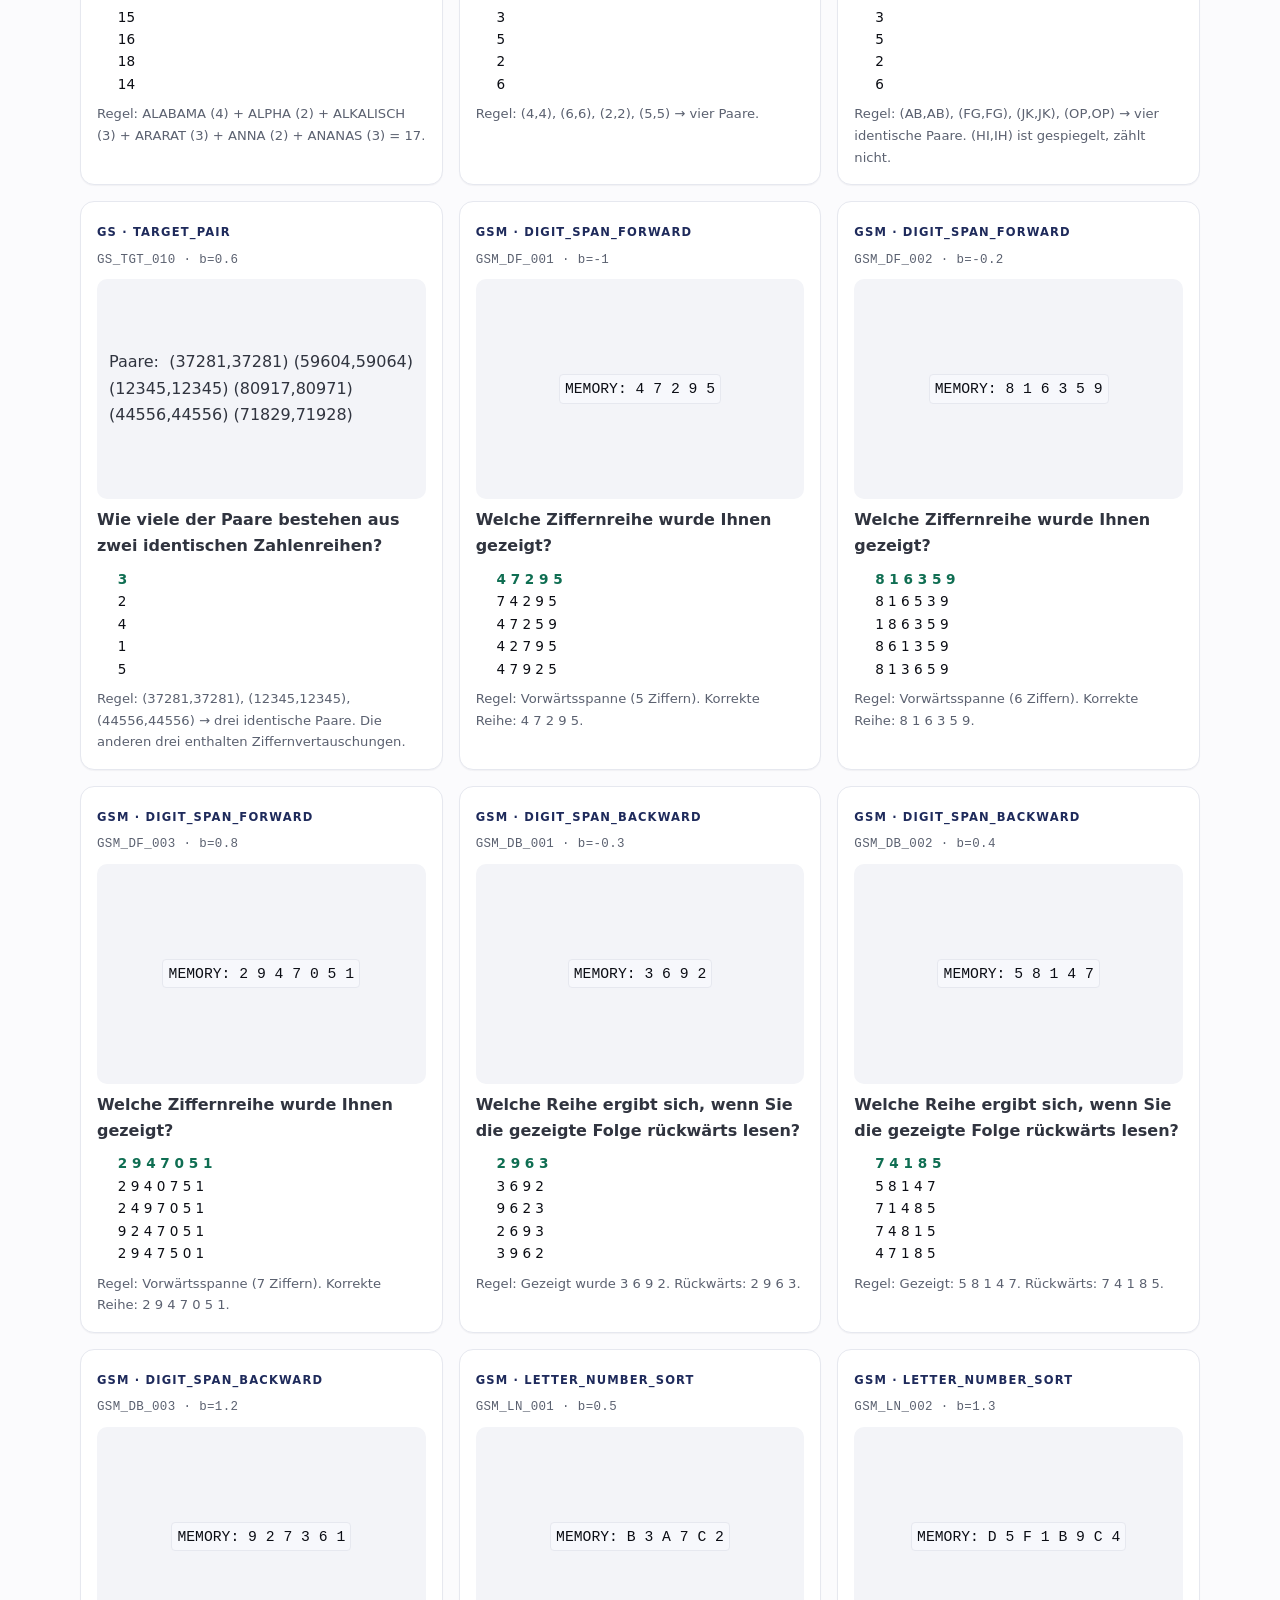
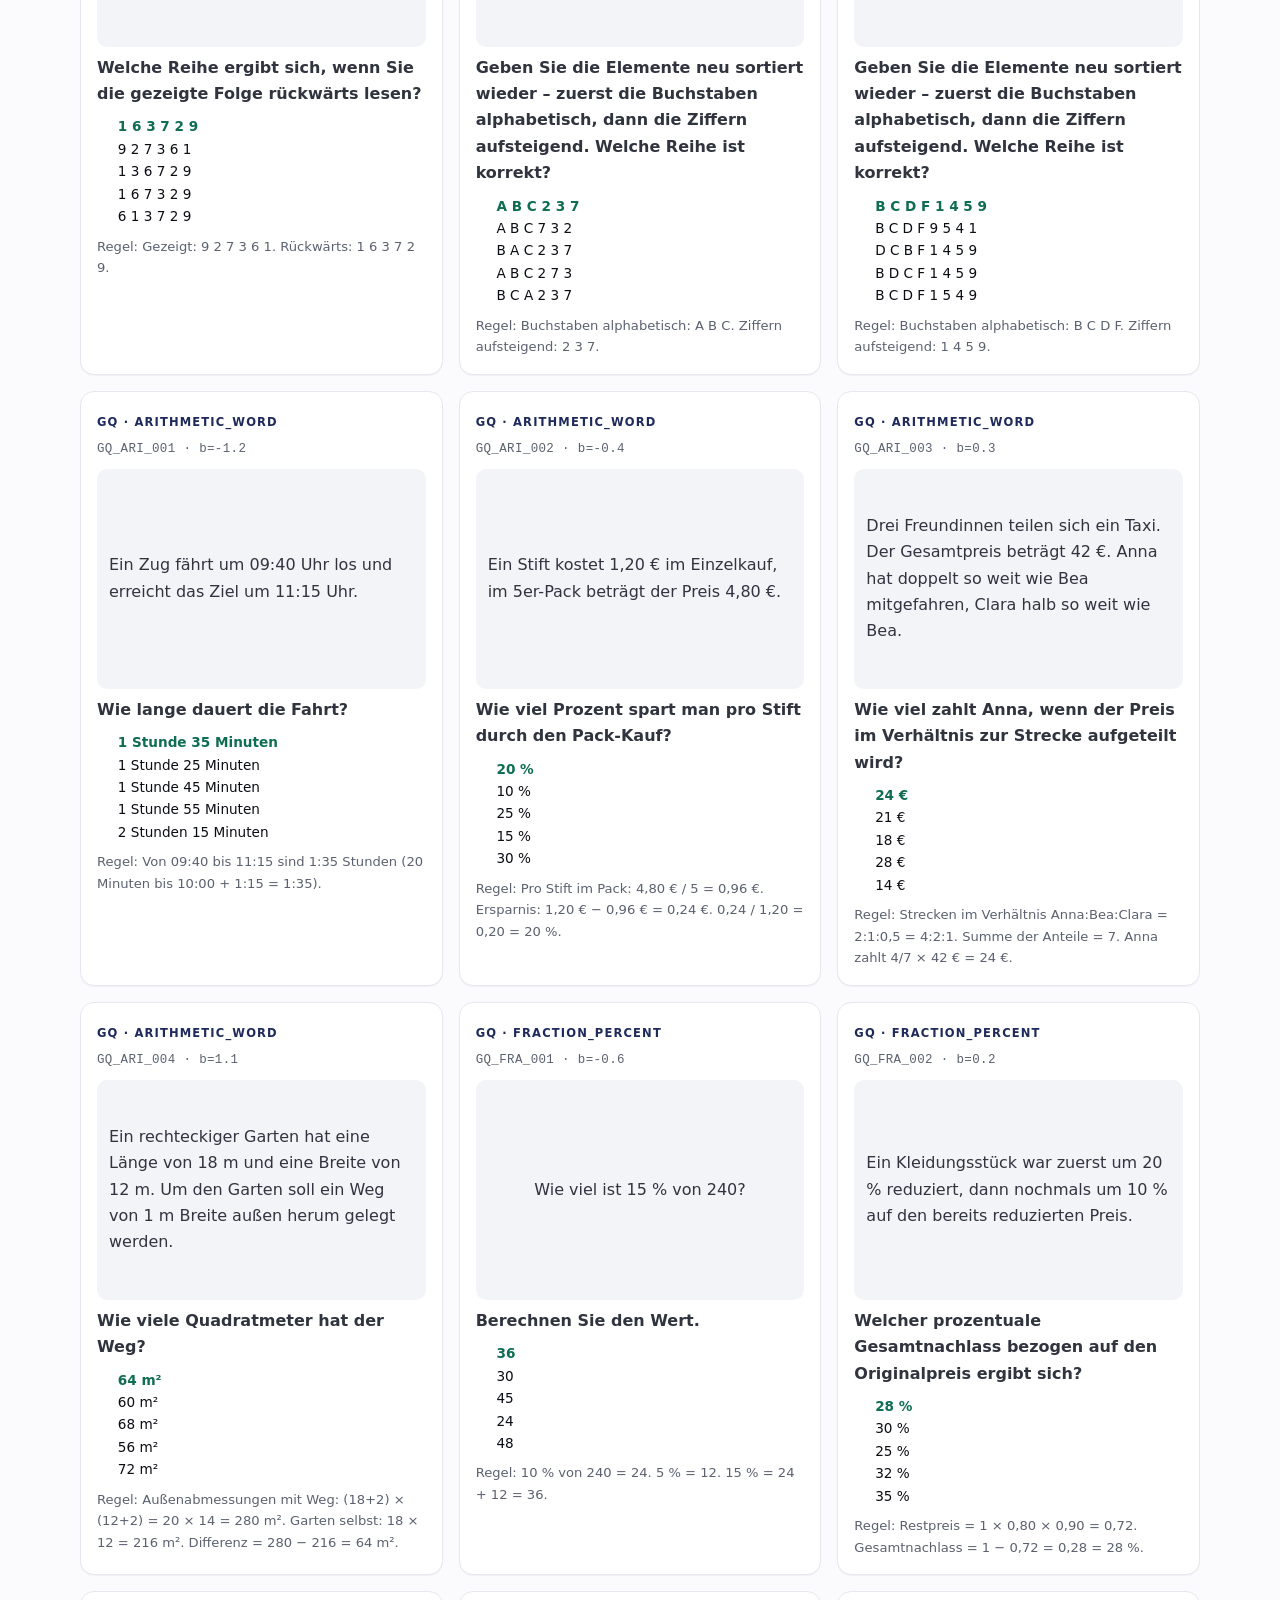
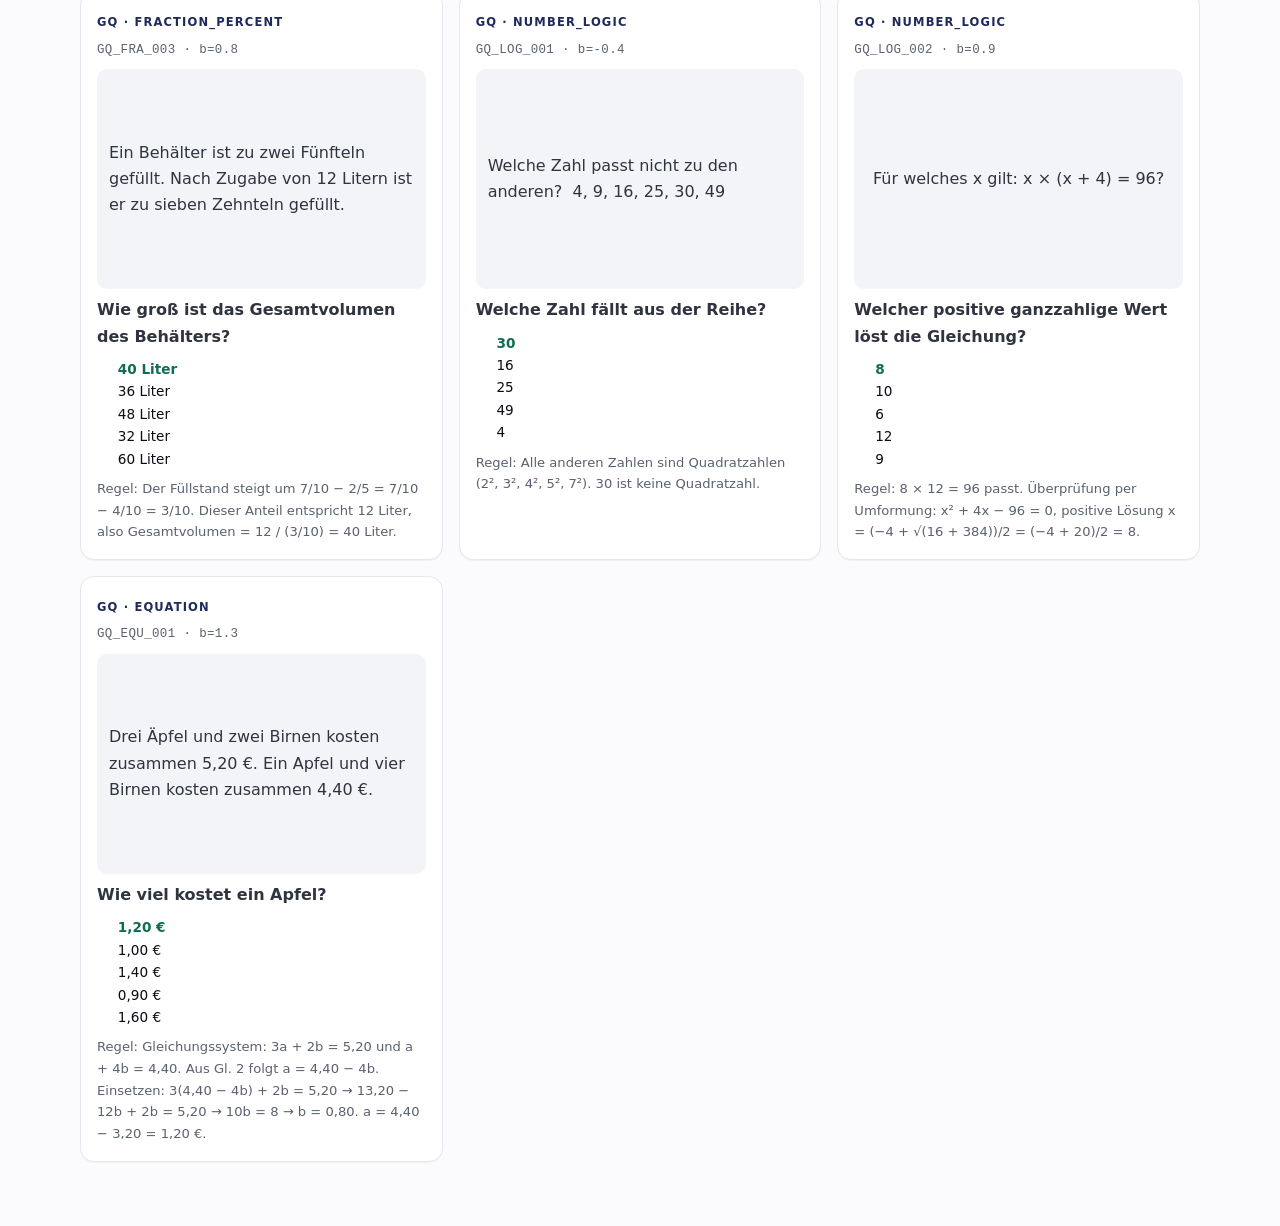
<file: svg-preview.html>
<!doctype html>
<html lang="de">
<head>
  <meta charset="utf-8">
  <meta name="viewport" content="width=device-width,initial-scale=1">
  <meta name="robots" content="noindex,nofollow">
  <title>SVG-Preview (Dev) – IQ-Test · CHC</title>
  <link rel="stylesheet" href="assets/css/reset.css">
  <link rel="stylesheet" href="assets/css/main.css">
  <style>
    main { max-width: 1200px; padding-block: 1.5rem 4rem; }
    .preview-grid {
      display: grid; grid-template-columns: repeat(auto-fill, minmax(320px, 1fr));
      gap: 1rem; margin-top: 1.25rem;
    }
    .preview-item {
      background: var(--surface); border: 1px solid var(--line);
      border-radius: var(--r-md); padding: 1rem; box-shadow: var(--shadow-xs);
      display: flex; flex-direction: column; gap: 0.5rem;
    }
    .preview-item .id { font-family: var(--font-mono); font-size: 0.78rem; color: var(--ink-muted); letter-spacing: 0.03em; }
    .preview-item .dom { font-size: 0.72rem; color: var(--accent); font-weight: 700; letter-spacing: 0.1em; text-transform: uppercase; }
    .preview-item h3 { margin: 0; font-size: 0.95rem; }
    .preview-stimulus {
      background: var(--bg-soft); border-radius: var(--r-sm);
      padding: 0.75rem; min-height: 220px;
      display: flex; align-items: center; justify-content: center; color: var(--ink);
    }
    .preview-stimulus svg { width: 100%; max-width: 280px; height: auto; }
    .preview-options {
      display: grid; grid-template-columns: repeat(3, minmax(0, 1fr)); gap: 0.35rem;
    }
    .preview-options .opt {
      aspect-ratio: 1; background: var(--surface-2);
      border: 1px solid var(--line); border-radius: var(--r-xs);
      display: flex; align-items: center; justify-content: center;
      padding: 0.3rem; position: relative; color: var(--ink);
    }
    .preview-options .opt svg { width: 100%; height: 100%; max-height: 70px; }
    .preview-options .opt.correct { border-color: var(--ok); box-shadow: 0 0 0 2px color-mix(in srgb, var(--ok) 25%, transparent); }
    .preview-options .opt.correct::after {
      content: "✓"; position: absolute; top: 2px; right: 4px;
      color: var(--ok); font-weight: 700; font-size: 0.8rem;
    }
    .preview-rationale { font-size: 0.82rem; color: var(--ink-muted); margin: 0; }
    .filter-bar { display: flex; gap: 0.5rem; flex-wrap: wrap; margin-block: 1rem; }
    .filter-bar button {
      padding: 0.4rem 0.8rem; border: 1px solid var(--line); background: var(--surface);
      border-radius: var(--r-pill); font-size: 0.85rem; color: var(--ink-muted); cursor: pointer;
    }
    .filter-bar button.active { background: var(--accent); color: var(--accent-ink); border-color: var(--accent); }
  </style>
</head>
<body>
  <header class="site-header">
    <div class="container header-grid">
      <a class="brand" href="index.html" aria-label="Zur Startseite">
        <span class="brand-mark" aria-hidden="true"></span>
        <span class="brand-name">IQ-Test · Preview</span>
      </a>
      <nav class="site-nav" aria-label="Hauptnavigation">
        <a href="index.html">Start</a>
        <a href="test.html">Test</a>
      </nav>
      <a href="test.html" class="btn-nav">Test starten</a>
    </div>
  </header>
  <main class="container">
    <h1>SVG-Preview aller Test-Items</h1>
    <p class="muted">Interne Entwicklerseite. Zeigt alle SVG-Stimuli und -Optionen, markiert die korrekte Antwort und liefert die Lösungsregel.</p>
    <div class="filter-bar" id="filter-bar"></div>
    <div id="grid" class="preview-grid"></div>
  </main>

  <script type="module">
    const domains = ['gf','gc','gv','gs','gsm','gq'];
    const grid = document.getElementById('grid');
    const filterBar = document.getElementById('filter-bar');
    let activeFilter = 'all';

    const all = [];
    for (const d of domains) {
      const r = await fetch('data/items-' + d + '.json');
      const items = await r.json();
      for (const it of items) all.push(it);
    }

    const domainsPresent = [...new Set(all.map(i => i.domain))];
    const buttons = [['all','Alle']].concat(domainsPresent.map(d => [d, d]));
    for (const [key, label] of buttons) {
      const b = document.createElement('button');
      b.textContent = `${label} (${key === 'all' ? all.length : all.filter(i => i.domain === key).length})`;
      if (key === 'all') b.classList.add('active');
      b.addEventListener('click', () => {
        activeFilter = key;
        for (const btn of filterBar.children) btn.classList.toggle('active', btn === b);
        render();
      });
      filterBar.appendChild(b);
    }

    function sanitizeAndInject(container, svgString) {
      const doc = new DOMParser().parseFromString(svgString, 'image/svg+xml');
      if (doc.querySelector('parsererror')) {
        container.textContent = '⚠ SVG-Parse-Fehler';
        return;
      }
      const root = doc.documentElement;
      container.appendChild(document.importNode(root, true));
    }

    function render() {
      grid.replaceChildren();
      const filtered = activeFilter === 'all' ? all : all.filter(i => i.domain === activeFilter);
      for (const it of filtered) {
        const card = document.createElement('div');
        card.className = 'preview-item';

        const meta = document.createElement('div');
        meta.innerHTML = `<span class="dom">${it.domain} · ${it.subtype}</span><br><span class="id">${it.id}  ·  b=${it.difficulty_b}</span>`;
        card.appendChild(meta);

        const stim = document.createElement('div');
        stim.className = 'preview-stimulus';
        if (it.stimulus_type === 'svg') sanitizeAndInject(stim, it.stimulus);
        else if (it.stimulus_type === 'memory') {
          const box = document.createElement('code'); box.textContent = `MEMORY: ${it.display_sequence}`;
          stim.appendChild(box);
        } else {
          const p = document.createElement('p'); p.style.margin = 0; p.style.whiteSpace = 'pre-wrap';
          p.textContent = String(it.stimulus || '');
          stim.appendChild(p);
        }
        card.appendChild(stim);

        const q = document.createElement('p');
        q.style.margin = 0; q.style.fontWeight = '600';
        q.textContent = it.question || '';
        card.appendChild(q);

        if (it.options_type === 'svg' && Array.isArray(it.options)) {
          const optGrid = document.createElement('div');
          optGrid.className = 'preview-options';
          it.options.forEach((opt, i) => {
            const o = document.createElement('div');
            o.className = 'opt' + (i === it.correct ? ' correct' : '');
            sanitizeAndInject(o, String(opt));
            optGrid.appendChild(o);
          });
          card.appendChild(optGrid);
        } else if (Array.isArray(it.options)) {
          const ul = document.createElement('ol');
          ul.style.margin = 0; ul.style.paddingLeft = '1.3rem'; ul.style.fontSize = '0.85rem';
          it.options.forEach((opt, i) => {
            const li = document.createElement('li');
            li.textContent = opt;
            if (i === it.correct) { li.style.color = 'var(--ok)'; li.style.fontWeight = '700'; }
            ul.appendChild(li);
          });
          card.appendChild(ul);
        }

        if (it.rationale) {
          const r = document.createElement('p');
          r.className = 'preview-rationale';
          r.textContent = 'Regel: ' + it.rationale;
          card.appendChild(r);
        }
        grid.appendChild(card);
      }
    }
    render();
  </script>
</body>
</html>
</file>
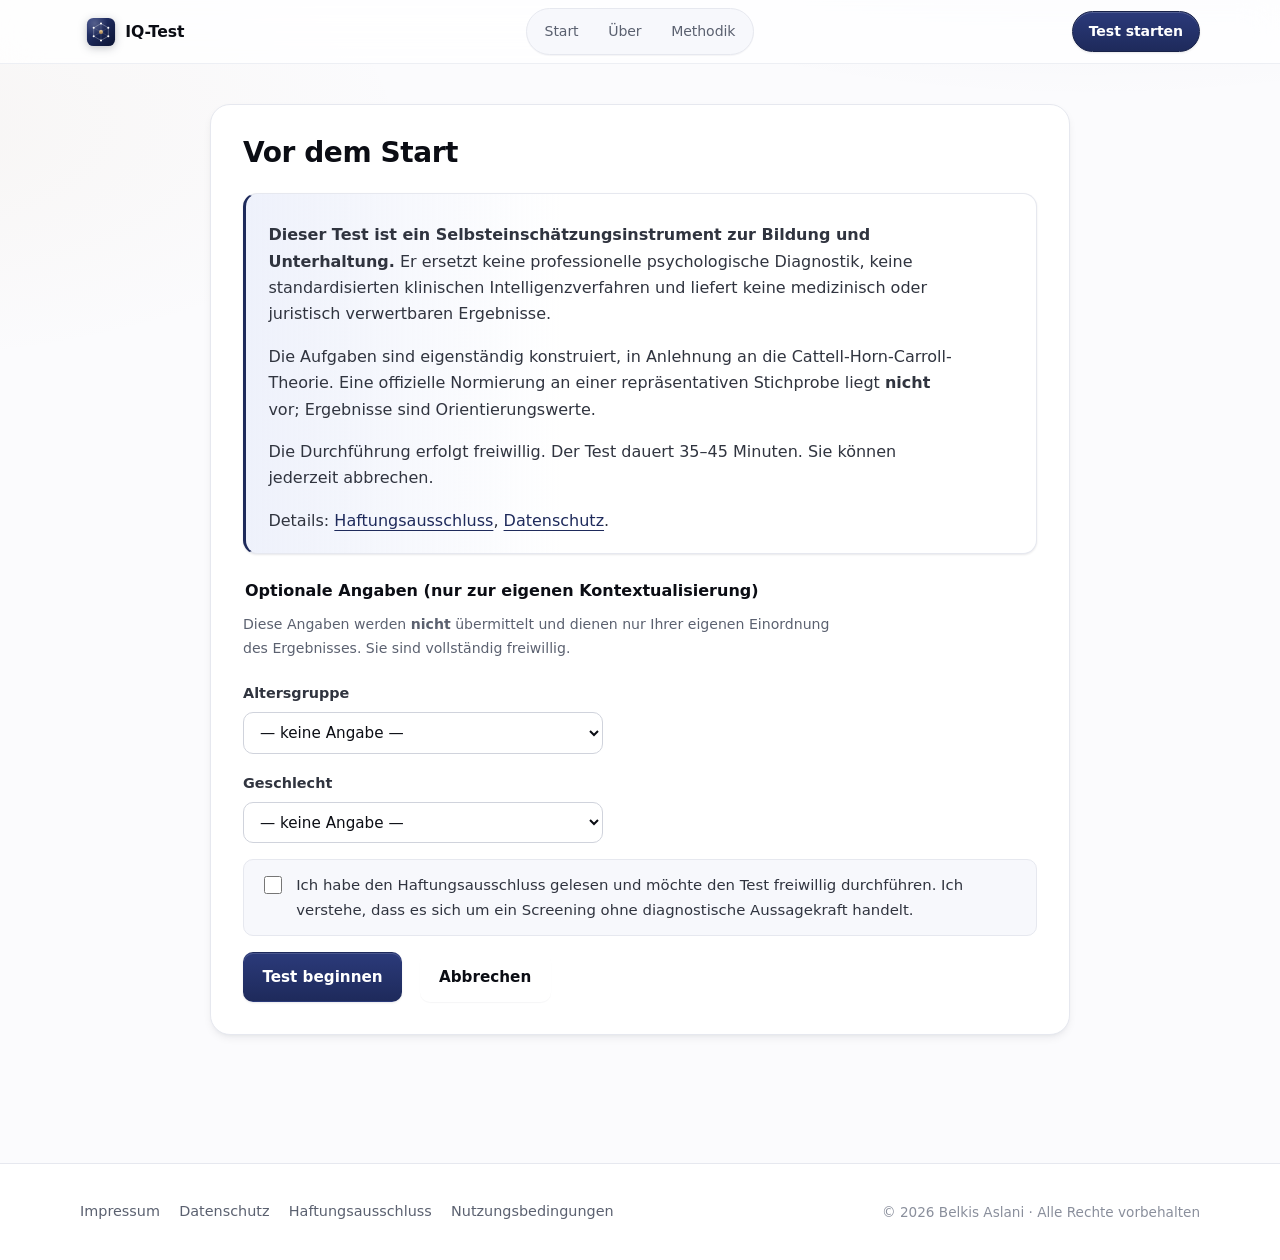
<file: test.html>
<!doctype html>
<html lang="de">
<head>
  <meta charset="utf-8">
  <meta name="viewport" content="width=device-width,initial-scale=1">
  <meta name="robots" content="noindex,follow">
  <meta name="description" content="Testdurchführung – IQ-Test auf Basis der CHC-Theorie.">
  <title>Test – IQ-Test · CHC</title>
  <link rel="stylesheet" href="assets/css/reset.css">
  <link rel="stylesheet" href="assets/css/main.css">
  <link rel="manifest" href="manifest.json">
  <link rel="icon" href="assets/img/favicon.svg" type="image/svg+xml">
</head>
<body>
  <a class="skiplink" href="#main">Zum Inhalt springen</a>
  <header class="site-header">
    <div class="container header-grid">
      <a class="brand" href="index.html" aria-label="Zur Startseite">
        <span class="brand-mark" aria-hidden="true"></span>
        <span class="brand-name">IQ-Test</span>
      </a>
      <nav class="site-nav" aria-label="Hauptnavigation">
        <a href="index.html">Start</a>
        <a href="ueber.html">Über</a>
        <a href="methodik.html">Methodik</a>
      </nav>
      <a href="test.html" class="btn-nav">Test starten</a>
    </div>
  </header>

  <main id="main" class="container test-shell">
    <div id="test-engine-root">
      <!-- Phase 1: Disclaimer & optionale Demografie -->
      <form id="disclaimer-form" class="disclaimer-form" aria-labelledby="disc-title">
        <h2 id="disc-title">Vor dem Start</h2>
        <div class="notice notice-strong">
          <p><strong>Dieser Test ist ein Selbsteinschätzungsinstrument zur Bildung und Unterhaltung.</strong>
             Er ersetzt keine professionelle psychologische Diagnostik, keine standardisierten
             klinischen Intelligenzverfahren und liefert keine medizinisch oder juristisch
             verwertbaren Ergebnisse.</p>
          <p>Die Aufgaben sind eigenständig konstruiert, in Anlehnung an die Cattell-Horn-Carroll-Theorie.
             Eine offizielle Normierung an einer repräsentativen Stichprobe liegt <strong>nicht</strong> vor;
             Ergebnisse sind Orientierungswerte.</p>
          <p>Die Durchführung erfolgt freiwillig. Der Test dauert 35–45 Minuten. Sie können jederzeit abbrechen.</p>
          <p>Details: <a href="haftung.html">Haftungsausschluss</a>, <a href="datenschutz.html">Datenschutz</a>.</p>
        </div>

        <fieldset class="form-row">
          <legend style="font-weight:600">Optionale Angaben (nur zur eigenen Kontextualisierung)</legend>
          <p class="muted text-small">Diese Angaben werden <strong>nicht</strong> übermittelt und dienen nur
             Ihrer eigenen Einordnung des Ergebnisses. Sie sind vollständig freiwillig.</p>
          <label for="age">Altersgruppe</label>
          <select id="age" name="age">
            <option value="">— keine Angabe —</option>
            <option value="u18">unter 18</option>
            <option value="18-24">18–24</option>
            <option value="25-34">25–34</option>
            <option value="35-44">35–44</option>
            <option value="45-54">45–54</option>
            <option value="55-64">55–64</option>
            <option value="65+">65 und älter</option>
          </select>
          <label for="gender" style="margin-top:0.75rem">Geschlecht</label>
          <select id="gender" name="gender">
            <option value="">— keine Angabe —</option>
            <option value="m">männlich</option>
            <option value="w">weiblich</option>
            <option value="d">divers</option>
          </select>
        </fieldset>

        <div class="checkbox-row">
          <input type="checkbox" id="accept" name="accept" required>
          <label for="accept">Ich habe den Haftungsausschluss gelesen und möchte den Test freiwillig
             durchführen. Ich verstehe, dass es sich um ein Screening ohne diagnostische Aussagekraft
             handelt.</label>
        </div>
        <div class="actions-row" style="justify-content:flex-start">
          <button type="submit" class="btn btn-primary">Test beginnen</button>
          <a href="index.html" class="btn btn-ghost">Abbrechen</a>
        </div>
      </form>

      <!-- Phase 2: Test-Ablauf -->
      <div id="test-shell" hidden>
        <div class="progress-wrap" role="region" aria-label="Testfortschritt">
          <span id="progress-label">Aufgabe – von –</span>
          <div class="progress-bar" aria-hidden="true"><div id="progress-bar-fill" class="progress-bar-fill"></div></div>
          <span id="timer" aria-live="polite">–:––</span>
        </div>

        <div class="item-panel" aria-live="polite">
          <div id="stimulus" class="item-stimulus"></div>
          <p id="question" class="item-question"></p>
          <div id="options" class="options-grid" role="group" aria-label="Antwortoptionen"></div>
          <div class="actions-row">
            <button id="next-button" type="button" class="btn btn-primary" disabled hidden>Antwort bestätigen</button>
          </div>
        </div>

        <p id="test-error" class="notice notice-warn" role="alert" hidden></p>
      </div>
    </div>
  </main>

  <footer class="site-footer">
    <div class="container">
      <nav aria-label="Rechtliche Hinweise">
        <a href="impressum.html">Impressum</a>
        <a href="datenschutz.html">Datenschutz</a>
        <a href="haftung.html">Haftungsausschluss</a>
        <a href="nutzungsbedingungen.html">Nutzungsbedingungen</a>
      </nav>
      <p class="copyright">© <span id="year"></span> Belkis Aslani · Alle Rechte vorbehalten</p>
    </div>
  </footer>
  <script type="module" src="assets/js/app.js"></script>
</body>
</html>
</file>
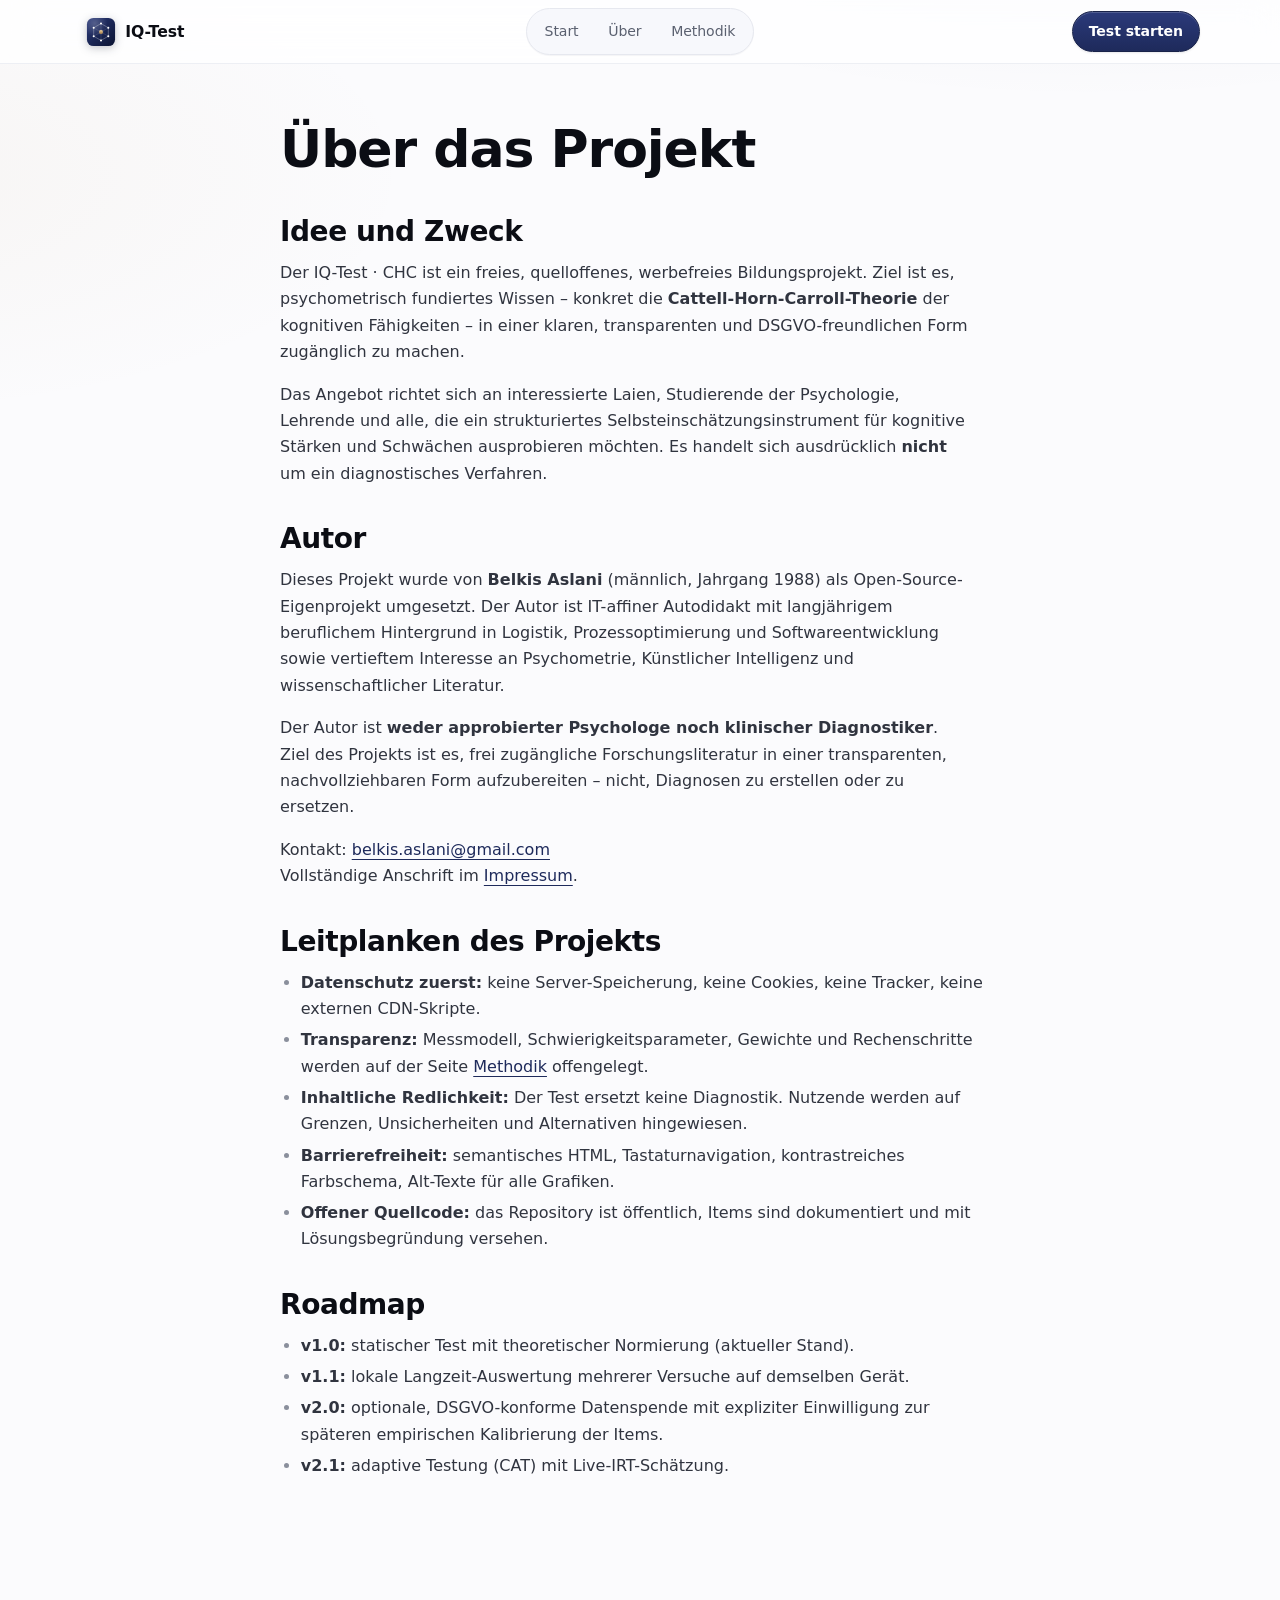
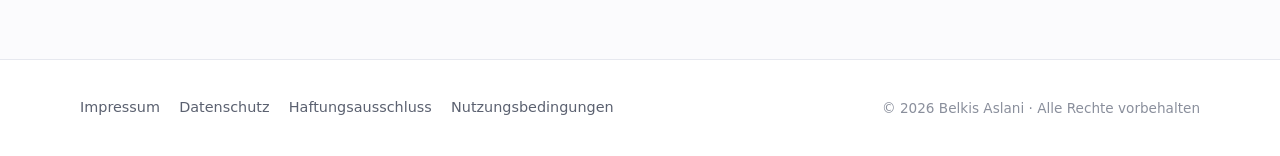
<file: ueber.html>
<!doctype html>
<html lang="de">
<head>
  <meta charset="utf-8">
  <meta name="viewport" content="width=device-width,initial-scale=1">
  <meta name="robots" content="index,follow">
  <meta name="description" content="Hintergrund des Projekts und des Autors.">
  <title>Über – IQ-Test · CHC</title>
  <link rel="stylesheet" href="assets/css/reset.css">
  <link rel="stylesheet" href="assets/css/main.css">
  <link rel="manifest" href="manifest.json">
  <link rel="icon" href="assets/img/favicon.svg" type="image/svg+xml">
</head>
<body>
  <a class="skiplink" href="#main">Zum Inhalt springen</a>
  <header class="site-header">
    <div class="container header-grid">
      <a class="brand" href="index.html" aria-label="Zur Startseite">
        <span class="brand-mark" aria-hidden="true"></span>
        <span class="brand-name">IQ-Test</span>
      </a>
      <nav class="site-nav" aria-label="Hauptnavigation">
        <a href="index.html">Start</a>
        <a href="ueber.html">Über</a>
        <a href="methodik.html">Methodik</a>
      </nav>
      <a href="test.html" class="btn-nav">Test starten</a>
    </div>
  </header>

  <main id="main" class="container content">
    <h1>Über das Projekt</h1>

    <section aria-labelledby="projekt">
      <h2 id="projekt">Idee und Zweck</h2>
      <p>Der IQ-Test · CHC ist ein freies, quelloffenes, werbefreies Bildungsprojekt. Ziel ist es,
         psychometrisch fundiertes Wissen – konkret die <strong>Cattell-Horn-Carroll-Theorie</strong> der
         kognitiven Fähigkeiten – in einer klaren, transparenten und DSGVO-freundlichen Form
         zugänglich zu machen.</p>
      <p>Das Angebot richtet sich an interessierte Laien, Studierende der Psychologie, Lehrende und
         alle, die ein strukturiertes Selbsteinschätzungsinstrument für kognitive Stärken und
         Schwächen ausprobieren möchten. Es handelt sich ausdrücklich <strong>nicht</strong> um ein
         diagnostisches Verfahren.</p>
    </section>

    <section aria-labelledby="autor">
      <h2 id="autor">Autor</h2>
      <p>Dieses Projekt wurde von <strong>Belkis Aslani</strong> (männlich, Jahrgang 1988) als
         Open-Source-Eigenprojekt umgesetzt. Der Autor ist IT-affiner Autodidakt mit langjährigem
         beruflichem Hintergrund in Logistik, Prozessoptimierung und Softwareentwicklung sowie
         vertieftem Interesse an Psychometrie, Künstlicher Intelligenz und wissenschaftlicher
         Literatur.</p>
      <p>Der Autor ist <strong>weder approbierter Psychologe noch klinischer Diagnostiker</strong>.
         Ziel des Projekts ist es, frei zugängliche Forschungsliteratur in einer transparenten,
         nachvollziehbaren Form aufzubereiten – nicht, Diagnosen zu erstellen oder zu ersetzen.</p>
      <address>
        Kontakt: <a href="mailto:belkis.aslani@gmail.com">belkis.aslani@gmail.com</a><br>
        Vollständige Anschrift im <a href="impressum.html">Impressum</a>.
      </address>
    </section>

    <section aria-labelledby="werte">
      <h2 id="werte">Leitplanken des Projekts</h2>
      <ul>
        <li><strong>Datenschutz zuerst:</strong> keine Server-Speicherung, keine Cookies, keine Tracker,
            keine externen CDN-Skripte.</li>
        <li><strong>Transparenz:</strong> Messmodell, Schwierigkeitsparameter, Gewichte und
            Rechenschritte werden auf der Seite <a href="methodik.html">Methodik</a> offengelegt.</li>
        <li><strong>Inhaltliche Redlichkeit:</strong> Der Test ersetzt keine Diagnostik. Nutzende werden
            auf Grenzen, Unsicherheiten und Alternativen hingewiesen.</li>
        <li><strong>Barrierefreiheit:</strong> semantisches HTML, Tastaturnavigation, kontrastreiches
            Farbschema, Alt-Texte für alle Grafiken.</li>
        <li><strong>Offener Quellcode:</strong> das Repository ist öffentlich, Items sind dokumentiert
            und mit Lösungsbegründung versehen.</li>
      </ul>
    </section>

    <section aria-labelledby="roadmap">
      <h2 id="roadmap">Roadmap</h2>
      <ul>
        <li><strong>v1.0:</strong> statischer Test mit theoretischer Normierung (aktueller Stand).</li>
        <li><strong>v1.1:</strong> lokale Langzeit-Auswertung mehrerer Versuche auf demselben Gerät.</li>
        <li><strong>v2.0:</strong> optionale, DSGVO-konforme Datenspende mit expliziter Einwilligung zur
            späteren empirischen Kalibrierung der Items.</li>
        <li><strong>v2.1:</strong> adaptive Testung (CAT) mit Live-IRT-Schätzung.</li>
      </ul>
    </section>
  </main>

  <footer class="site-footer">
    <div class="container">
      <nav aria-label="Rechtliche Hinweise">
        <a href="impressum.html">Impressum</a>
        <a href="datenschutz.html">Datenschutz</a>
        <a href="haftung.html">Haftungsausschluss</a>
        <a href="nutzungsbedingungen.html">Nutzungsbedingungen</a>
      </nav>
      <p class="copyright">© <span id="year"></span> Belkis Aslani · Alle Rechte vorbehalten</p>
    </div>
  </footer>
  <script type="module" src="assets/js/app.js"></script>
</body>
</html>
</file>
<file: assets/css/main.css>
/* =======================================================================
   IQ-Test · CHC — Premium Design System
   Token-basiert, mobile-first, layered shadows, subtile Gradients.
   ======================================================================= */

:root {
  /* Farbpalette · Light */
  --bg:          #fbfbfd;
  --bg-soft:     #f3f4f8;
  --surface:     #ffffff;
  --surface-2:   #f7f8fc;
  --ink:         #0b0d14;
  --ink-2:       #30343f;
  --ink-muted:   #5b6170;
  --ink-soft:    #8a8f9c;
  --line:        #e6e8ef;
  --line-strong: #d0d3dc;
  --accent:      #1e2a5b;    /* Deep Navy */
  --accent-2:    #2b3a7a;    /* Hover Navy */
  --accent-ink:  #ffffff;
  --accent-tint: #eef1fb;
  --accent-ring: rgba(30, 42, 91, 0.35);
  --highlight:   #b08849;    /* gebrochenes Gold als Akzent */
  --danger:      #b91c1c;
  --ok:          #0f6e52;

  /* Layered shadows */
  --shadow-xs:   0 1px 1px rgba(15,23,42,0.04);
  --shadow-sm:   0 1px 2px rgba(15,23,42,0.06), 0 1px 3px rgba(15,23,42,0.04);
  --shadow-md:   0 4px 10px -2px rgba(15,23,42,0.08), 0 2px 4px -2px rgba(15,23,42,0.05);
  --shadow-lg:   0 18px 40px -20px rgba(15,23,42,0.22), 0 8px 16px -8px rgba(15,23,42,0.08);
  --shadow-hero: 0 40px 80px -30px rgba(30,42,91,0.28);

  /* Radii */
  --r-xs: 6px;
  --r-sm: 10px;
  --r-md: 14px;
  --r-lg: 20px;
  --r-xl: 28px;
  --r-pill: 999px;

  /* Typografie */
  --font-sans: "Inter", -apple-system, BlinkMacSystemFont, "Segoe UI",
               Roboto, "Helvetica Neue", system-ui, Arial, sans-serif;
  --font-display: "Inter", var(--font-sans);
  --font-mono: ui-monospace, SFMono-Regular, Menlo, Consolas,
               "JetBrains Mono", monospace;

  /* Spacing & Layout */
  --maxw: 1120px;
  --maxw-text: 720px;
  --header-h: 56px;
  --focus: 2px solid var(--accent-ring);

  /* Easing */
  --ease: cubic-bezier(.2,.7,.2,1);
}

@media (min-width: 800px) {
  :root { --header-h: 64px; }
}

@media (prefers-color-scheme: dark) {
  :root {
    --bg:          #0a0c13;
    --bg-soft:     #0e1119;
    --surface:     #131723;
    --surface-2:   #181d2c;
    --ink:         #f3f5fa;
    --ink-2:       #d6dae5;
    --ink-muted:   #a5abba;
    --ink-soft:    #7a8092;
    --line:        #242a39;
    --line-strong: #353c50;
    --accent:      #8aa1ff;
    --accent-2:    #a0b3ff;
    --accent-ink:  #0a0c13;
    --accent-tint: #1a2144;
    --accent-ring: rgba(138, 161, 255, 0.45);
    --highlight:   #e3b877;

    --shadow-xs:   0 1px 1px rgba(0,0,0,0.4);
    --shadow-sm:   0 1px 2px rgba(0,0,0,0.4), 0 1px 3px rgba(0,0,0,0.3);
    --shadow-md:   0 6px 14px -4px rgba(0,0,0,0.55), 0 2px 4px rgba(0,0,0,0.35);
    --shadow-lg:   0 24px 48px -24px rgba(0,0,0,0.7), 0 10px 20px -10px rgba(0,0,0,0.45);
    --shadow-hero: 0 40px 90px -30px rgba(0,0,0,0.7);
  }
}

html { color-scheme: light dark; scroll-behavior: smooth; }

body {
  background:
    radial-gradient(1200px 500px at 85% -200px, rgba(30,42,91,0.07), transparent 60%),
    radial-gradient(900px 400px at -10% 10%, rgba(176,136,73,0.05), transparent 60%),
    var(--bg);
  color: var(--ink);
  font-family: var(--font-sans);
  font-size: 16px;
  line-height: 1.65;
  min-height: 100vh;
  -webkit-font-smoothing: antialiased;
  -moz-osx-font-smoothing: grayscale;
  text-rendering: optimizeLegibility;
  font-feature-settings: "ss01", "cv11";
}

@media (prefers-color-scheme: dark) {
  body {
    background:
      radial-gradient(1200px 500px at 85% -200px, rgba(138,161,255,0.08), transparent 60%),
      radial-gradient(900px 400px at -10% 10%, rgba(227,184,119,0.04), transparent 60%),
      var(--bg);
  }
}

.container {
  width: min(100% - 2rem, var(--maxw));
  margin-inline: auto;
}

.skiplink {
  position: fixed; top: -100px; left: 1rem; z-index: 999;
  background: var(--accent); color: var(--accent-ink);
  padding: 0.6rem 1rem; border-radius: var(--r-xs);
  transition: top 0.2s var(--ease);
}
.skiplink:focus { top: 0.75rem; }

/* ───────── Header – 3-Spalten-Grid, Pill-Nav in der Mitte ───────── */
.site-header {
  position: sticky; top: 0; z-index: 40;
  height: var(--header-h);
  background: color-mix(in srgb, var(--surface) 78%, transparent);
  backdrop-filter: saturate(180%) blur(18px);
  -webkit-backdrop-filter: saturate(180%) blur(18px);
  border-bottom: 1px solid color-mix(in srgb, var(--line) 70%, transparent);
}
.header-grid {
  height: 100%;
  display: grid;
  grid-template-columns: 1fr auto 1fr;
  align-items: center;
  gap: 0.75rem;
}
.brand {
  justify-self: start;
  display: inline-flex; align-items: center; gap: 0.6rem;
  font-weight: 650; font-size: 0.98rem; letter-spacing: -0.01em;
  text-decoration: none; color: var(--ink);
  padding: 0.3rem 0.5rem 0.3rem 0.35rem; border-radius: var(--r-pill);
  transition: background 0.15s var(--ease);
}
.brand:hover { background: var(--surface-2); text-decoration: none; }
.brand-mark {
  width: 30px; height: 30px;
  background: url("../img/favicon.svg") center / contain no-repeat;
  filter: drop-shadow(0 2px 4px rgba(15,23,42,0.25));
  flex-shrink: 0;
}
.brand-name { white-space: nowrap; letter-spacing: -0.005em; }

/* Pill-Nav mittig */
.site-nav {
  justify-self: center;
  display: inline-flex; align-items: center; gap: 0.15rem;
  padding: 0.25rem;
  background: var(--surface-2);
  border: 1px solid var(--line);
  border-radius: var(--r-pill);
  box-shadow: var(--shadow-xs);
}
.site-nav a {
  text-decoration: none; color: var(--ink-muted);
  font-size: 0.88rem; font-weight: 500;
  padding: 0.45rem 0.85rem; border-radius: var(--r-pill);
  transition: color 0.15s var(--ease), background 0.15s var(--ease);
  letter-spacing: -0.005em;
}
.site-nav a:hover { color: var(--ink); background: var(--surface); }
.site-nav a[aria-current="page"] {
  color: var(--ink); background: var(--surface); box-shadow: var(--shadow-xs);
}

/* Primär-CTA rechts */
.btn-nav {
  justify-self: end;
  display: inline-flex; align-items: center; gap: 0.4rem;
  padding: 0.5rem 1rem;
  background: linear-gradient(180deg, var(--accent-2), var(--accent));
  color: var(--accent-ink);
  font-size: 0.88rem; font-weight: 600; letter-spacing: -0.005em;
  border: 1px solid color-mix(in srgb, var(--accent) 80%, #000 20%);
  border-radius: var(--r-pill);
  box-shadow: 0 1px 0 rgba(255,255,255,0.18) inset, var(--shadow-sm);
  text-decoration: none;
  transition: transform 0.08s var(--ease), box-shadow 0.15s, filter 0.15s;
}
.btn-nav:hover { transform: translateY(-1px); filter: brightness(1.08); box-shadow: var(--shadow-md); color: var(--accent-ink); }
.btn-nav:active { transform: translateY(0); }

/* Mobile Header kompakt */
@media (max-width: 760px) {
  .brand-name { display: none; }
  .site-nav { gap: 0; padding: 0.2rem; }
  .site-nav a { padding: 0.4rem 0.7rem; font-size: 0.85rem; }
}
@media (max-width: 520px) {
  .header-grid { grid-template-columns: auto 1fr auto; }
  .site-nav { padding: 0.18rem; }
  .site-nav a { padding: 0.35rem 0.6rem; font-size: 0.82rem; }
  .btn-nav { padding: 0.45rem 0.8rem; font-size: 0.82rem; }
}
@media (max-width: 400px) {
  .site-nav { display: none; }
  .header-grid { grid-template-columns: 1fr auto; }
}

/* ───────── Typografie ───────── */
h1, h2, h3, h4 {
  font-family: var(--font-display);
  color: var(--ink);
  letter-spacing: -0.02em;
  line-height: 1.15;
  text-wrap: balance;
}
h1 { font-size: clamp(2rem, 5vw + 0.5rem, 3.25rem); font-weight: 700; margin-block: 1rem 1.25rem; }
h2 { font-size: clamp(1.35rem, 2vw + 0.6rem, 1.75rem); font-weight: 650; margin-block: 2rem 0.75rem; letter-spacing: -0.015em; }
h3 { font-size: 1.1rem; font-weight: 600; margin-block: 1.25rem 0.4rem; letter-spacing: -0.01em; }
p  { margin-block: 0.55rem 1rem; color: var(--ink-2); max-width: 68ch; }
.lead { font-size: 1.15rem; color: var(--ink-muted); line-height: 1.6; max-width: 62ch; }
address { font-style: normal; margin-block: 0.5rem 1rem; color: var(--ink-2); }
a { color: var(--accent); text-underline-offset: 4px; text-decoration-thickness: 1px; }
a:hover { color: var(--accent-2); text-decoration-thickness: 2px; }
code { font-family: var(--font-mono); font-size: 0.92em; background: var(--surface-2); padding: 0.1em 0.35em; border-radius: 4px; border: 1px solid var(--line); }
pre.formula {
  font-family: var(--font-mono); font-size: 0.95rem; line-height: 1.7;
  background: var(--surface-2); border: 1px solid var(--line);
  border-left: 3px solid var(--accent);
  border-radius: var(--r-sm);
  padding: 0.9rem 1.1rem; margin-block: 0.8rem 1.2rem;
  overflow-x: auto; color: var(--ink);
}

.content { padding-block: 2.5rem 4rem; max-width: var(--maxw-text); }
.content.wide { max-width: var(--maxw); }
.content section { margin-block: 2.25rem; }
.content ul { padding-left: 1.3rem; list-style: disc; }
.content ul li { margin-block: 0.3rem; color: var(--ink-2); }
.content ul li::marker { color: var(--ink-soft); }

/* ───────── Buttons ───────── */
.btn {
  display: inline-flex; align-items: center; justify-content: center; gap: 0.5rem;
  padding: 0.72rem 1.15rem; border-radius: var(--r-sm);
  font-weight: 600; font-size: 0.95rem;
  border: 1px solid var(--line-strong); background: var(--surface); color: var(--ink);
  cursor: pointer; text-decoration: none;
  transition: transform 0.08s var(--ease), background 0.15s, border-color 0.15s, box-shadow 0.15s;
  box-shadow: var(--shadow-xs);
  -webkit-tap-highlight-color: transparent;
}
.btn:hover { background: var(--surface-2); border-color: var(--line-strong); transform: translateY(-1px); box-shadow: var(--shadow-sm); text-decoration: none; }
.btn:active { transform: translateY(0); }
.btn:disabled { opacity: 0.45; cursor: not-allowed; transform: none; box-shadow: none; }
.btn-primary {
  background: linear-gradient(180deg, var(--accent-2), var(--accent));
  color: var(--accent-ink); border-color: transparent;
  box-shadow: 0 1px 0 rgba(255,255,255,0.15) inset, var(--shadow-sm);
}
.btn-primary:hover { background: linear-gradient(180deg, var(--accent-2), var(--accent-2)); color: var(--accent-ink); filter: brightness(1.05); box-shadow: var(--shadow-md); }
.btn-ghost { border-color: transparent; background: transparent; }
.btn-ghost:hover { background: var(--surface-2); }
.btn + .btn { margin-left: 0.5rem; }

/* ───────── Footer ───────── */
.site-footer {
  margin-top: 5rem;
  border-top: 1px solid var(--line);
  background: var(--surface);
  padding-block: 2rem;
  color: var(--ink-muted);
  font-size: 0.9rem;
}
.site-footer .container {
  display: flex; justify-content: space-between; align-items: center;
  gap: 1rem 2rem; flex-wrap: wrap;
}
.site-footer nav { display: flex; gap: 0.2rem 1.2rem; flex-wrap: wrap; }
.site-footer nav a { color: var(--ink-muted); text-decoration: none; padding: 0.25rem 0; }
.site-footer nav a:hover { color: var(--ink); }
.copyright { font-size: 0.85rem; color: var(--ink-soft); margin: 0; }

/* ───────── Utilities ───────── */
.muted { color: var(--ink-muted); }
.text-small { font-size: 0.88rem; }
.hidden, [hidden] { display: none !important; }
.row { display: flex; gap: 0.8rem; align-items: center; flex-wrap: wrap; }
:focus-visible { outline: var(--focus); outline-offset: 2px; border-radius: var(--r-xs); }

/* ───────── Hero (Index) – zentriert & symmetrisch ───────── */
.hero {
  padding-block: clamp(2.5rem, 6vw, 5rem) 2rem;
  position: relative;
  text-align: center;
}
.hero > * { margin-inline: auto; }
.hero .eyebrow {
  display: inline-flex; align-items: center; gap: 0.55rem;
  padding: 0.35rem 0.9rem;
  font-size: 0.78rem; font-weight: 600;
  letter-spacing: 0.08em; text-transform: uppercase;
  color: var(--accent);
  background: var(--accent-tint);
  border: 1px solid color-mix(in srgb, var(--accent) 22%, transparent);
  border-radius: var(--r-pill);
  margin-bottom: 1.5rem;
}
.hero .eyebrow::before {
  content: ""; width: 6px; height: 6px; border-radius: 50%;
  background: var(--accent);
  box-shadow: 0 0 0 3px color-mix(in srgb, var(--accent) 18%, transparent);
}
.hero h1 {
  font-size: clamp(2.1rem, 4.5vw + 0.8rem, 3.6rem);
  font-weight: 720;
  letter-spacing: -0.025em;
  margin-block: 0.5rem 1.25rem;
  max-width: 22ch;
}
.hero h1 .gradient {
  background: linear-gradient(120deg, var(--accent) 10%, var(--highlight) 95%);
  -webkit-background-clip: text; background-clip: text; color: transparent;
}
.hero .lead { font-size: 1.15rem; max-width: 58ch; }
.hero-actions {
  display: flex; gap: 0.75rem; flex-wrap: wrap; justify-content: center;
  margin-top: 1.75rem;
}
.hero-meta {
  display: flex; flex-wrap: wrap; justify-content: center;
  gap: 0.5rem 1.75rem;
  margin-top: 2.25rem; padding-top: 1.5rem;
  max-width: 640px;
  border-top: 1px solid var(--line);
  font-size: 0.88rem; color: var(--ink-muted);
}
.hero-meta span { display: inline-flex; align-items: center; gap: 0.45rem; }
.hero-meta span::before {
  content: ""; width: 6px; height: 6px; border-radius: 50%;
  background: var(--ok); box-shadow: 0 0 0 3px color-mix(in srgb, var(--ok) 20%, transparent);
}

/* Nicht-Hero-Sections der Homepage zentrieren. */
main > section.container:not(.hero) {
  text-align: center;
  padding-block: 2rem;
}
main > section.container:not(.hero) > h2 { margin-inline: auto; }
main > section.container:not(.hero) > p {
  margin-inline: auto; max-width: 62ch; text-align: center;
}

/* ───────── Cards Grid – symmetrisch ───────── */
.grid-3 {
  display: grid;
  grid-template-columns: repeat(auto-fit, minmax(260px, 1fr));
  gap: 1rem;
  margin: 1.75rem auto 0;
  max-width: 960px;
  text-align: left;
}
.card {
  position: relative;
  background: var(--surface);
  border: 1px solid var(--line);
  border-radius: var(--r-lg);
  padding: 1.4rem 1.4rem 1.5rem;
  box-shadow: var(--shadow-sm);
  transition: transform 0.18s var(--ease), box-shadow 0.18s var(--ease), border-color 0.18s;
}
.card:hover { transform: translateY(-2px); box-shadow: var(--shadow-lg); border-color: var(--line-strong); }
.card h3 { margin-top: 0; font-size: 1.05rem; }
.card h3::before {
  content: ""; display: block; width: 28px; height: 3px; border-radius: 2px;
  background: linear-gradient(90deg, var(--accent), var(--highlight));
  margin-bottom: 0.75rem;
}
.card p { margin: 0; color: var(--ink-muted); font-size: 0.95rem; }

/* ───────── Notices ───────── */
.notice {
  background: var(--surface);
  border: 1px solid var(--line);
  border-radius: var(--r-md);
  padding: 1.2rem 1.4rem;
  box-shadow: var(--shadow-sm);
  margin-block: 1.5rem;
}
.notice h2 { margin-top: 0; font-size: 1.15rem; }
.notice p { color: var(--ink-2); }
.notice p:last-child { margin-bottom: 0; }
.notice-strong {
  border-left: 3px solid var(--accent);
  background:
    linear-gradient(90deg, var(--accent-tint) 0%, transparent 40%),
    var(--surface);
}
.notice-warn {
  border-left: 3px solid var(--danger);
  background:
    linear-gradient(90deg, color-mix(in srgb, var(--danger) 10%, transparent) 0%, transparent 40%),
    var(--surface);
}

/* ───────── Test Shell – scrollfrei, symmetrisch zentriert ───────── */
.test-shell {
  padding-block: 1rem 1.5rem;
  min-height: calc(100dvh - var(--header-h));
  display: flex; flex-direction: column;
  max-width: 860px; margin-inline: auto;
}
#test-engine-root { flex: 1; display: flex; flex-direction: column; min-height: 0; }
#test-shell { flex: 1; display: flex; flex-direction: column; min-height: 0; }
.progress-wrap {
  flex-shrink: 0;
  display: flex; align-items: center; gap: 0.9rem; margin-bottom: 0.85rem;
  flex-wrap: wrap;
}
.progress-bar {
  flex: 1; min-width: 180px;
  height: 6px; background: var(--line); border-radius: var(--r-pill); overflow: hidden;
}
.progress-bar-fill {
  height: 100%; width: 0;
  background: linear-gradient(90deg, var(--accent), var(--accent-2));
  border-radius: inherit;
  transition: width 0.35s var(--ease);
}
#progress-label {
  font-size: 0.85rem; font-weight: 500; color: var(--ink-muted);
  font-variant-numeric: tabular-nums; letter-spacing: -0.005em;
}
#timer {
  font-family: var(--font-mono); font-size: 0.95rem; font-weight: 600;
  font-variant-numeric: tabular-nums;
  padding: 0.35rem 0.65rem;
  background: var(--surface); border: 1px solid var(--line);
  border-radius: var(--r-sm);
  color: var(--ink);
  min-width: 3.2rem; text-align: center;
  box-shadow: var(--shadow-xs);
}
#timer.warning {
  color: var(--danger); border-color: var(--danger);
  background: color-mix(in srgb, var(--danger) 8%, var(--surface));
  animation: pulse 1s ease-in-out infinite;
}
@keyframes pulse { 50% { box-shadow: 0 0 0 4px color-mix(in srgb, var(--danger) 18%, transparent); } }

/* Item-Panel – Flex-Column mit fixem Footer (Frage + Optionen + Button) */
.item-panel {
  background: var(--surface);
  border: 1px solid var(--line);
  border-radius: var(--r-lg);
  padding: clamp(0.85rem, 2vw, 1.4rem);
  box-shadow: var(--shadow-md);
  flex: 1 1 auto; min-height: 0;
  display: flex; flex-direction: column; gap: 0.65rem;
  overflow: hidden;       /* Panel selbst scrollt nie */
}
/* Stimulus ist der EINZIGE schrumpfbare Bereich. Bei Bedarf scrollt ER intern. */
.item-stimulus {
  flex: 1 1 0; min-height: 0;
  display: flex; flex-direction: column; align-items: center; justify-content: center;
  text-align: center; gap: 0.4rem;
  padding: 0.25rem 0;
  overflow-y: auto;
  overscroll-behavior: contain;
}
.item-svg {
  width: auto; max-width: min(360px, 100%);
  max-height: 100%; height: auto;
  color: var(--ink);
  filter: drop-shadow(0 2px 6px rgba(15,23,42,0.08));
}
.item-text {
  font-size: 1rem; color: var(--ink);
  white-space: pre-wrap; margin: 0;
  max-width: 58ch;
}
/* Alles unterhalb vom Stimulus bleibt immer sichtbar. */
.item-question {
  flex-shrink: 0;
  font-weight: 600; font-size: 1rem; color: var(--ink);
  letter-spacing: -0.005em; text-align: center;
  margin: 0;
}

/* Options-Grid – symmetrisches Layout je Anzahl, nie Scrollen, fest verankert */
.options-grid {
  flex-shrink: 0;
  display: grid;
  gap: 0.5rem;
  width: 100%;
  margin-inline: auto;
}
.options-grid[data-count="2"] { grid-template-columns: repeat(2, minmax(0, 1fr)); max-width: 480px; }
.options-grid[data-count="3"] { grid-template-columns: repeat(3, minmax(0, 1fr)); }
.options-grid[data-count="4"] { grid-template-columns: repeat(2, minmax(0, 1fr)); max-width: 560px; }
.options-grid[data-count="5"] { grid-template-columns: repeat(5, minmax(0, 1fr)); }
.options-grid[data-count="6"] { grid-template-columns: repeat(3, minmax(0, 1fr)); }

/* SVG-Optionen brauchen mehr Fläche */
.options-grid[data-mode="svg"] { gap: 0.5rem; }
.options-grid[data-mode="svg"][data-count="5"],
.options-grid[data-mode="svg"][data-count="6"] {
  grid-template-columns: repeat(3, minmax(0, 1fr));
}

/* Mobile: maximal 2 Spalten */
@media (max-width: 640px) {
  .options-grid[data-count="3"],
  .options-grid[data-count="5"],
  .options-grid[data-count="6"] { grid-template-columns: repeat(2, minmax(0, 1fr)); }
}
@media (max-width: 380px) {
  .options-grid { grid-template-columns: minmax(0, 1fr) !important; }
}

.option {
  display: flex; align-items: center; gap: 0.6rem;
  padding: 0.6rem 0.75rem;
  min-height: 48px;
  background: var(--surface);
  border: 1px solid var(--line-strong);
  border-radius: var(--r-sm);
  text-align: left; cursor: pointer;
  transition: transform 0.08s var(--ease), border-color 0.15s, background 0.15s, box-shadow 0.15s;
  box-shadow: var(--shadow-xs);
}
.option:hover {
  border-color: var(--accent);
  background: var(--accent-tint);
  transform: translateY(-1px);
  box-shadow: var(--shadow-sm);
}
.option.selected {
  border-color: var(--accent);
  background: var(--accent-tint);
  box-shadow: 0 0 0 3px var(--accent-ring), var(--shadow-sm);
}
.option-marker {
  display: inline-flex; align-items: center; justify-content: center;
  flex-shrink: 0;
  width: 24px; height: 24px; border-radius: 50%;
  border: 1px solid var(--line-strong);
  background: var(--bg-soft);
  font-family: var(--font-mono); font-weight: 700; font-size: 0.76rem;
  color: var(--ink-muted);
  transition: background 0.15s, color 0.15s, border-color 0.15s;
}
.option.selected .option-marker {
  background: var(--accent); color: var(--accent-ink); border-color: var(--accent);
}
.option-content { flex: 1; min-width: 0; color: var(--ink); font-size: 0.94rem; line-height: 1.35; }
.option-content svg {
  width: 100%; height: auto;
  max-width: 72px; max-height: 72px; margin: 0 auto;
  color: var(--ink); display: block;
}
.options-grid[data-mode="svg"] .option { flex-direction: column; text-align: center; padding: 0.55rem; gap: 0.4rem; }
.options-grid[data-mode="svg"] .option-marker { width: 22px; height: 22px; font-size: 0.72rem; }
.options-grid[data-mode="svg"] .option-content svg { max-width: 64px; max-height: 64px; }

/* Transformations-Badge: zeigt Drehung / Spiegelung / Faltung als
   echtes HTML-Element an (nicht mehr im SVG). So immer lesbar, auf
   jedem Gerät, kein Font-Risiko. */
.transform-badge {
  display: inline-flex; align-items: center; gap: 0.55rem;
  padding: 0.55rem 1rem;
  background: linear-gradient(180deg, var(--accent-tint), color-mix(in srgb, var(--accent-tint) 60%, var(--surface)));
  color: var(--accent);
  border: 1px solid color-mix(in srgb, var(--accent) 28%, transparent);
  border-radius: var(--r-pill);
  font-weight: 600; font-size: 0.92rem;
  letter-spacing: -0.005em;
  box-shadow: var(--shadow-xs), 0 1px 0 rgba(255,255,255,0.4) inset;
  max-width: 100%;
  margin-top: 0.35rem;
}
.transform-badge-icon {
  display: inline-flex; align-items: center; justify-content: center;
  width: 22px; height: 22px; flex-shrink: 0;
  color: var(--accent);
}
.transform-badge-icon svg { width: 100%; height: 100%; display: block; }
.transform-badge-label { white-space: normal; line-height: 1.3; text-align: left; }
@media (max-width: 520px) {
  .transform-badge { font-size: 0.86rem; padding: 0.5rem 0.85rem; }
}

/* Fallback wenn eine Grafik nicht geladen werden konnte */
.svg-fallback {
  display: flex; align-items: center; justify-content: center;
  min-height: 80px; padding: 0.75rem 1rem;
  background: color-mix(in srgb, var(--danger) 8%, var(--surface));
  color: var(--danger);
  border: 1px dashed var(--danger);
  border-radius: var(--r-sm);
  font-size: 0.9rem; font-weight: 500;
}
#test-error {
  margin-top: 1rem;
  padding: 1rem 1.25rem;
  background: color-mix(in srgb, var(--danger) 10%, var(--surface));
  border: 1px solid var(--danger);
  border-radius: var(--r-md);
  color: var(--danger);
  font-size: 0.92rem;
  line-height: 1.5;
}

/* Actions-Row ist fest verankert unten im Panel und immer sichtbar */
.actions-row {
  flex-shrink: 0;
  display: flex; justify-content: center; align-items: center;
  gap: 0.6rem; flex-wrap: wrap;
  margin-top: 0.25rem;
}
#next-button { min-width: 220px; }
@media (max-width: 520px) { #next-button { min-width: 0; width: 100%; } }

/* Sicherheitsnetz: sehr niedrige Viewports (Landscape-Mobile)
   – wenn Stimulus trotz Schrumpfen nicht genug Platz findet, darf die Seite
   statt des Panels scrollen. Der Button bleibt dadurch erreichbar. */
@media (max-height: 560px) {
  .test-shell { min-height: 0; padding-block: 0.75rem 1rem; }
  .item-panel { overflow: visible; flex: 0 0 auto; }
  .item-stimulus { overflow-y: visible; min-height: 160px; }
}

/* Block-Intro */
.block-intro {
  text-align: left; max-width: 56ch; margin-inline: auto;
}
.block-intro h2 { margin-top: 0; }
.block-intro p { color: var(--ink-2); }
.block-intro button { margin-top: 1rem; }

/* Memory-Anzeige */
.memory-box {
  font-family: var(--font-mono);
  font-size: clamp(1.7rem, 5vw, 2.5rem);
  font-weight: 600;
  letter-spacing: 0.22em;
  padding: 1.4rem 1.8rem;
  background: linear-gradient(180deg, var(--surface), var(--accent-tint));
  border: 1px solid color-mix(in srgb, var(--accent) 20%, transparent);
  border-radius: var(--r-md);
  color: var(--ink);
  margin-block: 1rem;
  min-height: 4.5rem;
  display: flex; align-items: center; justify-content: center;
  box-shadow: inset 0 1px 0 rgba(255,255,255,0.6), var(--shadow-sm);
}
.memory-note { color: var(--ink-muted); font-size: 0.9rem; margin: 0; }

/* Disclaimer-Form */
.disclaimer-form {
  background: var(--surface);
  border: 1px solid var(--line);
  border-radius: var(--r-lg);
  padding: clamp(1.25rem, 3vw, 2rem);
  box-shadow: var(--shadow-md);
  margin-block: 1.5rem;
}
.disclaimer-form h2 { margin-top: 0; }
.disclaimer-form fieldset { border: 0; padding: 0; margin: 0; }
.form-row { margin-block: 1rem; display: grid; gap: 0.4rem; }
.form-row label { font-weight: 600; font-size: 0.9rem; color: var(--ink-2); }
.form-row select, .form-row input[type="text"] {
  border: 1px solid var(--line-strong);
  border-radius: var(--r-sm);
  background: var(--surface);
  color: var(--ink);
  padding: 0.6rem 0.75rem;
  width: 100%; max-width: 360px;
  transition: border-color 0.15s, box-shadow 0.15s;
  font-size: 0.95rem;
}
.form-row select:focus, .form-row input:focus {
  border-color: var(--accent);
  box-shadow: 0 0 0 3px var(--accent-ring);
  outline: none;
}
.checkbox-row {
  display: flex; gap: 0.7rem; align-items: flex-start;
  margin-block: 1rem; padding: 0.8rem 1rem;
  background: var(--surface-2); border-radius: var(--r-sm);
  border: 1px solid var(--line);
}
.checkbox-row input[type="checkbox"] {
  margin-top: 0.2rem; width: 18px; height: 18px; accent-color: var(--accent);
  flex-shrink: 0;
}
.checkbox-row label { color: var(--ink-2); font-size: 0.93rem; }

/* ───────── Result-Page ───────── */
.result-headline {
  display: grid; grid-template-columns: 1fr; gap: 1rem;
  margin-block: 1rem 2rem;
}
@media (min-width: 760px) {
  .result-headline { grid-template-columns: minmax(260px, auto) 1fr; align-items: stretch; }
}
.iq-big {
  background:
    radial-gradient(180px 120px at 80% 20%, var(--accent-tint), transparent 70%),
    var(--surface);
  border: 1px solid var(--line);
  border-radius: var(--r-lg);
  padding: 1.75rem 1.5rem;
  text-align: center;
  box-shadow: var(--shadow-lg);
  position: relative; overflow: hidden;
}
.iq-big::before {
  content: ""; position: absolute; inset: 0;
  border-radius: inherit; pointer-events: none;
  background: linear-gradient(135deg, transparent 60%, color-mix(in srgb, var(--highlight) 18%, transparent));
}
.iq-big .label {
  font-size: 0.78rem; font-weight: 600;
  color: var(--ink-muted);
  letter-spacing: 0.12em; text-transform: uppercase;
}
.iq-big .value {
  font-family: var(--font-display);
  font-size: clamp(3.5rem, 9vw, 5rem); font-weight: 720;
  line-height: 1; margin-block: 0.3rem 0.4rem;
  font-variant-numeric: tabular-nums;
  background: linear-gradient(135deg, var(--accent) 10%, var(--highlight) 130%);
  -webkit-background-clip: text; background-clip: text; color: transparent;
  letter-spacing: -0.04em;
}
.iq-big .range {
  color: var(--ink-muted); font-size: 0.92rem;
  font-variant-numeric: tabular-nums;
}
.iq-meta {
  display: grid;
  grid-template-columns: repeat(auto-fit, minmax(180px, 1fr));
  gap: 0.75rem;
}
.iq-meta .stat {
  background: var(--surface);
  border: 1px solid var(--line);
  border-radius: var(--r-md);
  padding: 1rem 1.1rem;
  box-shadow: var(--shadow-xs);
}
.iq-meta .stat .label {
  font-size: 0.78rem; font-weight: 600;
  color: var(--ink-muted);
  letter-spacing: 0.08em; text-transform: uppercase;
}
.iq-meta .stat .value {
  font-size: 1.5rem; font-weight: 650; margin-top: 0.2rem;
  color: var(--ink); font-variant-numeric: tabular-nums;
  letter-spacing: -0.02em;
}

/* Domain-Table */
.domain-table {
  width: 100%;
  border: 1px solid var(--line);
  border-radius: var(--r-md);
  overflow: hidden;
  background: var(--surface);
  box-shadow: var(--shadow-xs);
  border-collapse: separate;
  border-spacing: 0;
}
.domain-table th, .domain-table td {
  padding: 0.75rem 0.95rem; text-align: left;
  border-bottom: 1px solid var(--line);
  font-size: 0.93rem;
}
.domain-table thead th {
  background: var(--surface-2);
  color: var(--ink-muted);
  font-weight: 600;
  font-size: 0.78rem; letter-spacing: 0.06em; text-transform: uppercase;
}
.domain-table td.num, .domain-table th.num {
  text-align: right; font-variant-numeric: tabular-nums;
  font-family: var(--font-mono); font-size: 0.88rem;
}
.domain-table tbody tr:last-child td { border-bottom: 0; }
.domain-table tbody tr:hover td { background: var(--surface-2); }

/* Radar */
.radar-wrap { display: flex; justify-content: center; margin-block: 1.5rem; padding: 1rem; }
.radar { width: min(460px, 100%); height: auto; }
.radar-ring { fill: none; stroke: var(--line); stroke-width: 1; }
.radar-axis { stroke: var(--line-strong); stroke-width: 1; }
.radar-label {
  fill: var(--ink-muted); font-size: 11px; font-weight: 600;
  font-family: var(--font-sans); letter-spacing: 0.02em;
}
.radar-data {
  fill: color-mix(in srgb, var(--accent) 20%, transparent);
  stroke: var(--accent); stroke-width: 2; stroke-linejoin: round;
  filter: drop-shadow(0 4px 12px color-mix(in srgb, var(--accent) 30%, transparent));
}
.radar-reference { fill: none; stroke: var(--ink-soft); stroke-width: 1; stroke-dasharray: 3 4; opacity: 0.6; }
.radar-dot {
  fill: var(--accent);
  stroke: var(--surface); stroke-width: 2;
}

/* ───────── SW-Update-Banner ───────── */
#sw-update-banner {
  position: fixed; left: 50%; bottom: 1.25rem;
  transform: translateX(-50%);
  display: flex; align-items: center; gap: 0.6rem;
  padding: 0.6rem 0.85rem;
  background: var(--surface);
  border: 1px solid var(--line-strong);
  border-radius: var(--r-pill);
  box-shadow: var(--shadow-lg);
  z-index: 100;
  max-width: calc(100vw - 2rem);
  font-size: 0.92rem;
  color: var(--ink);
  animation: sw-banner-in 0.28s var(--ease);
}
#sw-update-banner > span {
  padding-left: 0.5rem;
}
#sw-update-banner .btn {
  padding: 0.45rem 0.85rem; font-size: 0.88rem;
  box-shadow: none;
}
@media (max-width: 520px) {
  #sw-update-banner {
    left: 1rem; right: 1rem; bottom: 1rem;
    transform: none; border-radius: var(--r-md);
    flex-wrap: wrap; justify-content: space-between;
  }
}
@keyframes sw-banner-in {
  from { opacity: 0; transform: translate(-50%, 10px); }
  to   { opacity: 1; transform: translate(-50%, 0); }
}
</file>
<file: assets/css/print.css>
/* print.css — Druckversion der Ergebnisseite */
@media print {
  .site-header, .site-footer, .btn, button, .actions-row, .no-print { display: none !important; }
  body { background: #fff !important; color: #000 !important; }
  .container { width: 100% !important; }
  .item-panel, .notice, .card, .iq-big, .iq-meta .stat {
    box-shadow: none !important;
    border: 1px solid #999 !important;
    page-break-inside: avoid;
  }
  .radar-data { fill: rgba(0,0,0,0.15) !important; stroke: #000 !important; }
  .radar-dot { fill: #000 !important; }
  .radar-axis, .radar-ring, .radar-reference { stroke: #555 !important; }
  .radar-label { fill: #000 !important; }
  a { color: #000; text-decoration: none; }
  h1 { font-size: 22pt; }
  h2 { font-size: 14pt; }
  p, td, th, li { font-size: 10.5pt; }
}
</file>
